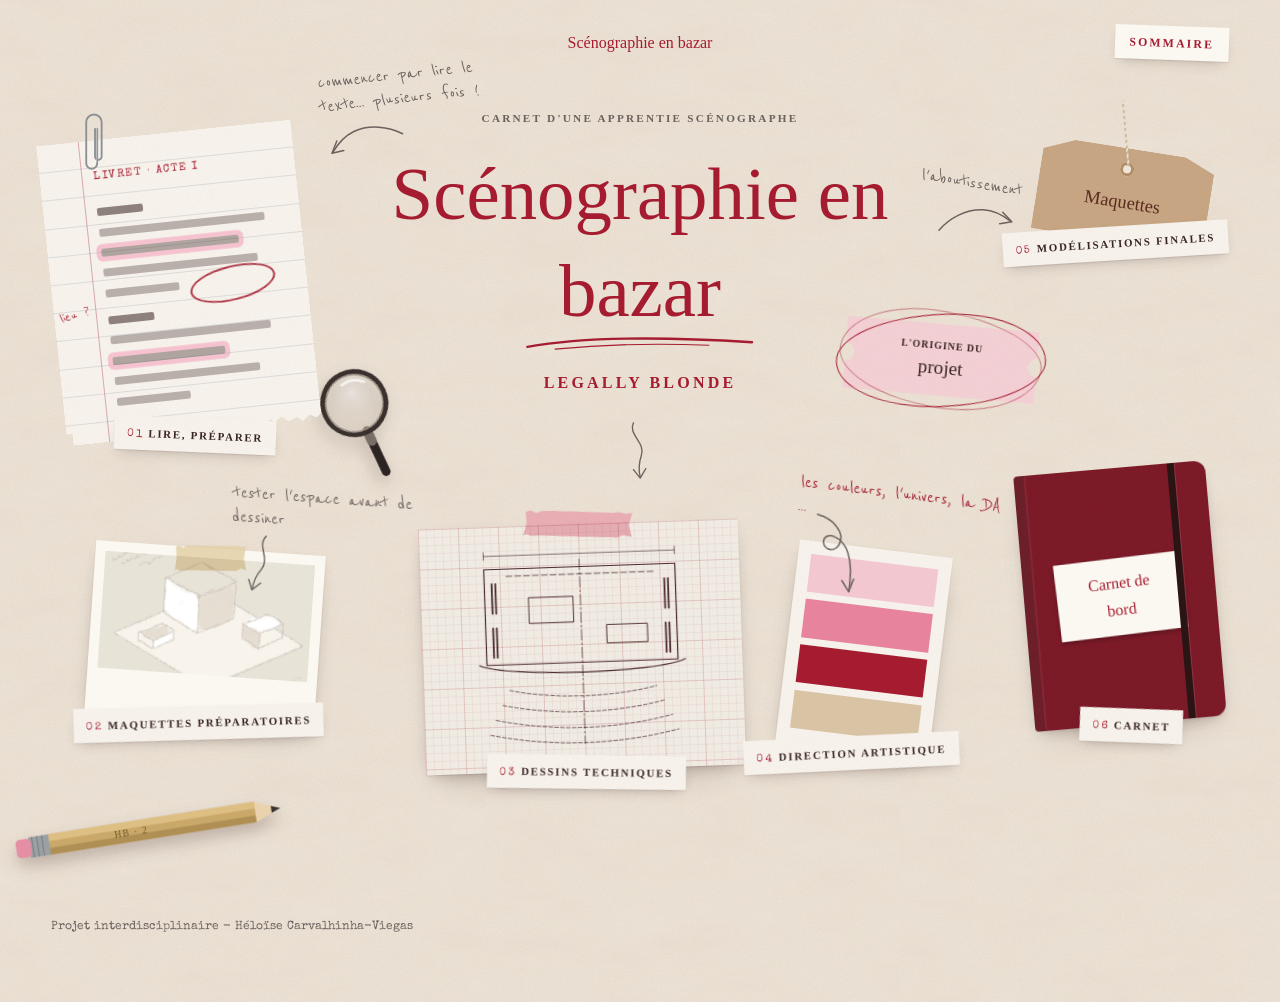
<file: index.html>
<!DOCTYPE html>
<html lang="fr">
<head>
  <meta charset="UTF-8">
  <meta name="viewport" content="width=device-width, initial-scale=1">
  <title>{titre} — Scénographie pour Legally Blonde</title>
  <meta name="description" content="Scénographie en bazar : carnet d'une apprentie scénographe autour de la comédie musicale Legally Blonde.">
  <!-- Polices Google Fonts (à modifier ici si on change de police) -->
  <link rel="preconnect" href="https://fonts.googleapis.com">
  <link rel="preconnect" href="https://fonts.gstatic.com" crossorigin>
  <link href="https://fonts.googleapis.com/css2?family=Homemade+Apple&family=Playfair+Display:ital,wght@0,400;0,700;1,400;1,700&family=Reenie+Beanie&family=Special+Elite&display=swap" rel="stylesheet">
  <link rel="stylesheet" href="css/style.css?v=20261111-6">
</head>

<body data-racine="." data-page="accueil">
  <a class="lien-evitement" href="#contenu">Aller au contenu</a>
  <header data-entete></header>

  <main id="contenu">

    <!-- ===========================================================
         LE BUREAU : chaque objet posé ouvre une étape du projet.
         Pour déplacer un objet : modifier --x (gauche), --y (haut),
         --w (largeur) et --r (rotation) dans son style="…".
         =========================================================== -->
    <section class="bureau" aria-label="Les étapes du projet">

      <!-- Le titre, au centre -->
      <div class="bureau__titre">
        <span class="petit">Carnet d'une apprentie scénographe</span>
        <h1 data-titre-site>Scénographie en bazar</h1>
        <span class="souligne" aria-hidden="true"></span>
        <p class="sous-titre">Legally Blonde</p>
        <a class="bureau__descendre" href="pages/00-origine-projet.html" aria-label="Lire l'origine du projet"><span class="fleche fleche--bas"></span></a>
      </div>

      <!-- 01 · Page de livret annotée -->
      <a class="objet" href="pages/01-lire-preparer.html" style="--x: 4%; --y: 7%; --w: 20%; --r: -6deg;">
        <img class="trombone" src="images/dessins/trombone.svg" alt="">
        <div class="papier papier--ligne dechire" style="padding-top: 1.1rem;">
          <span class="machine" style="font-size:.66rem; letter-spacing:.14em; color: var(--crimson);">LIVRET · ACTE I </span>
          <div class="faux-texte" aria-hidden="true">
            <i class="perso"></i><i style="--l:94%"></i><i class="surl" style="--l:78%"></i><i style="--l:88%"></i><i class="court"></i>
            <i class="perso"></i><i style="--l:91%"></i><i class="surl" style="--l:64%"></i><i style="--l:83%"></i><i class="court"></i>
          </div>
          <span class="cercle-encre" style="left: 54%; top: 46%; width: 34%; height: 2.2rem;"></span>
          <span class="note-marge" style="left:.4rem; top: 54%; transform: rotate(-12deg);">lieu ?</span>
        </div>
        <span class="objet__nom"><span class="num">01</span>Lire, préparer</span>
        <span class="annotation" style="left: 112%; top: -15%;">commencer par lire le texte… plusieurs fois !<span class="fleche fleche--miroir" style="transform: scaleX(-1) rotate(25deg);"></span></span>
      </a>

      <!-- 02 · Polaroid de la maquette blanche -->
      <a class="objet" href="pages/02-maquette-blanche.html" style="--x: 7%; --y: 59%; --w: 18%; --r: 4deg;">
        <div class="emplacement emplacement--polaroid scotch scotch--beige" style="--ratio: 4/3; padding: 0; background: #E9E3D8;">
          <!-- Dessin de maquette blanche au crayon (remplace l'ancien dessin maquette-iso.svg) -->
          <img src="images/02-maquette-blanche/maquette-blanche-dessin.jpg" alt="" style="width:100%; height:100%; object-fit: cover;">
        </div>
        <span class="objet__nom"><span class="num">02</span>Maquettes préparatoires</span>
        <span class="annotation" style="left: 58%; top: -40%;">tester l'espace avant de dessiner<span class="fleche fleche--bas" style="transform: rotate(18deg); margin-left: 1rem;"></span></span>
      </a>

      <!-- 03 · Plan sur papier millimétré -->
      <a class="objet" href="pages/03-dessin-technique.html" style="--x: 33%; --y: 56%; --w: 25%; --r: -2deg;">
        <div class="papier papier--quadrille scotch" style="padding: .8rem; --rs: 3deg;">
          <img src="images/dessins/plan-esquisse.svg" alt="" style="width:100%;">
        </div>
        <span class="objet__nom"><span class="num">03</span>Dessins techniques</span>
      </a>

      <!-- 04 · Nuancier -->
      <a class="objet" href="pages/04-direction-artistique.html" style="--x: 61.5%; --y: 59%; --w: 12%; --r: 7deg;">
        <div class="papier nuancier-carte">
          <span class="puce" style="background:#F2C7CF"></span>
          <span class="puce" style="background:#E7839B"></span>
          <span class="puce" style="background:#A51C30; color: rgba(255,255,255,.7)"></span>
          <span class="puce" style="background:#D9C3A5"></span>
        </div>
        <span class="objet__nom"><span class="num">04</span>Direction artistique</span>
        <span class="annotation annotation--encre" style="left: -4%; top: -34%;">les couleurs, l'univers, la DA ...<span class="fleche fleche--boucle" style="transform: rotate(40deg);"></span></span>
      </a>

      <!-- 05 · Étiquette kraft -->
      <a class="objet" href="pages/05-maquettes-3d.html" style="--x: 81%; --y: 9%; --w: 13.5%; --r: 9deg;">
        <span class="ficelle" aria-hidden="true"></span>
        <div class="papier papier--kraft etiquette-kraft">
          <span class="plume" style="display:block;">Maquettes</span>
        </div>
        <span class="objet__nom"><span class="num">05</span>Modélisations finales</span>
        <span class="annotation" style="right: 108%; left: auto; top: 50%; text-align: right;">l'aboutissement<span class="fleche" style="margin-left:auto;"></span></span>
      </a>

      <!-- 06 · Le carnet -->
      <a class="objet" href="pages/06-carnet.html" style="--x: 80%; --y: 49%; --w: 15%; --r: -5deg;">
        <div class="carnet-couv">
          <div class="carnet-couv__etiquette">
            <span class="plume">Carnet de bord</span>
          </div>
        </div>
        <span class="objet__nom"><span class="num">06</span>Carnet</span>
      </a>

      <!-- 00 · Le billet : descend vers la présentation -->
      <a class="objet objet--billet" href="pages/00-origine-projet.html" style="--x: 66%; --y: 31%; --w: 15%; --r: 5deg;">
        <div class="billet">
          <div class="billet__corps">
            <span class="billet__origine">L'origine du</span>
            <span class="billet__projet">projet</span>
          </div>
        </div>
      </a>

      <!-- Objets décoratifs -->
      <img class="deco" src="images/dessins/loupe.svg" alt="" style="--x: 24%; --y: 36%; --w: 8.5%; --r: 20deg;">
      <img class="deco" src="images/dessins/crayon.svg" alt="" style="--x: 1%; --y: 92%; --w: 21%; --r: -9deg;">
    </section>


  </main>

  <footer data-pied></footer>
  <script src="js/script.js?v=20261111-6"></script>
</body>
</html>
</file>
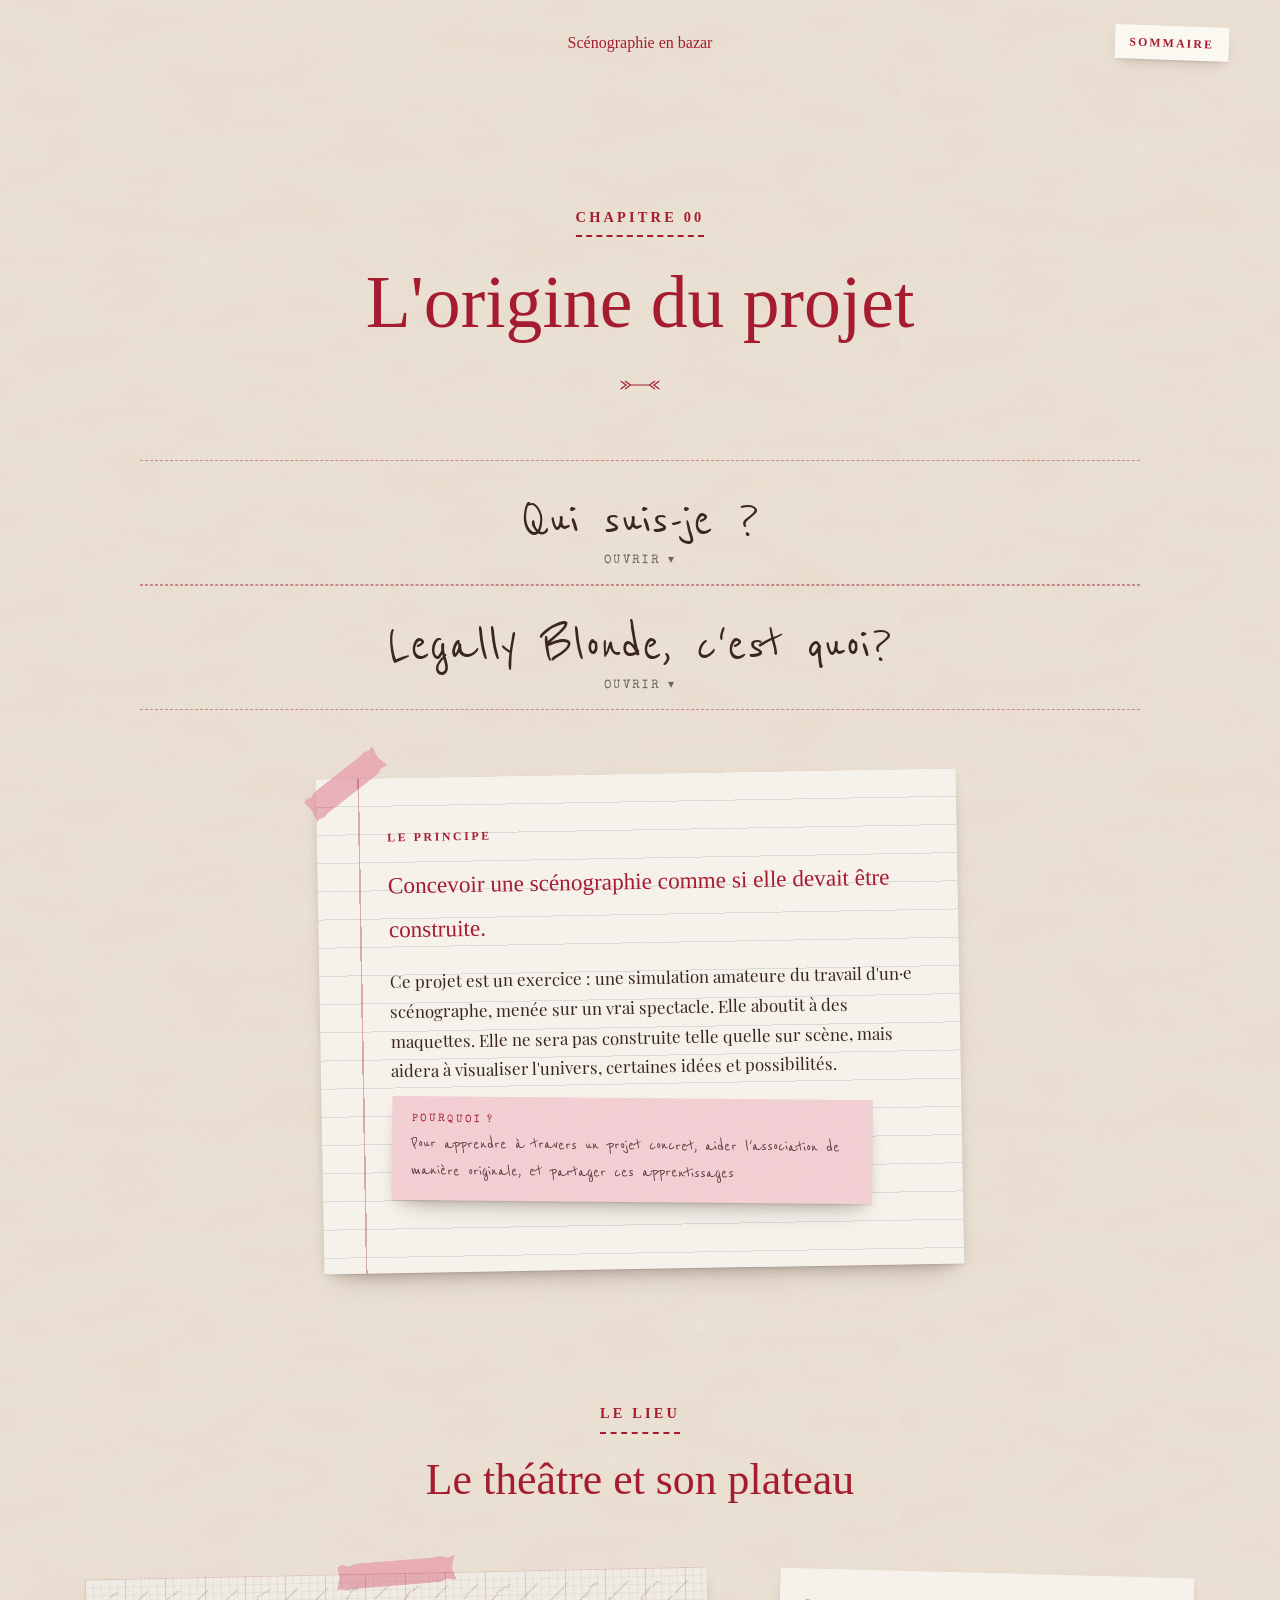
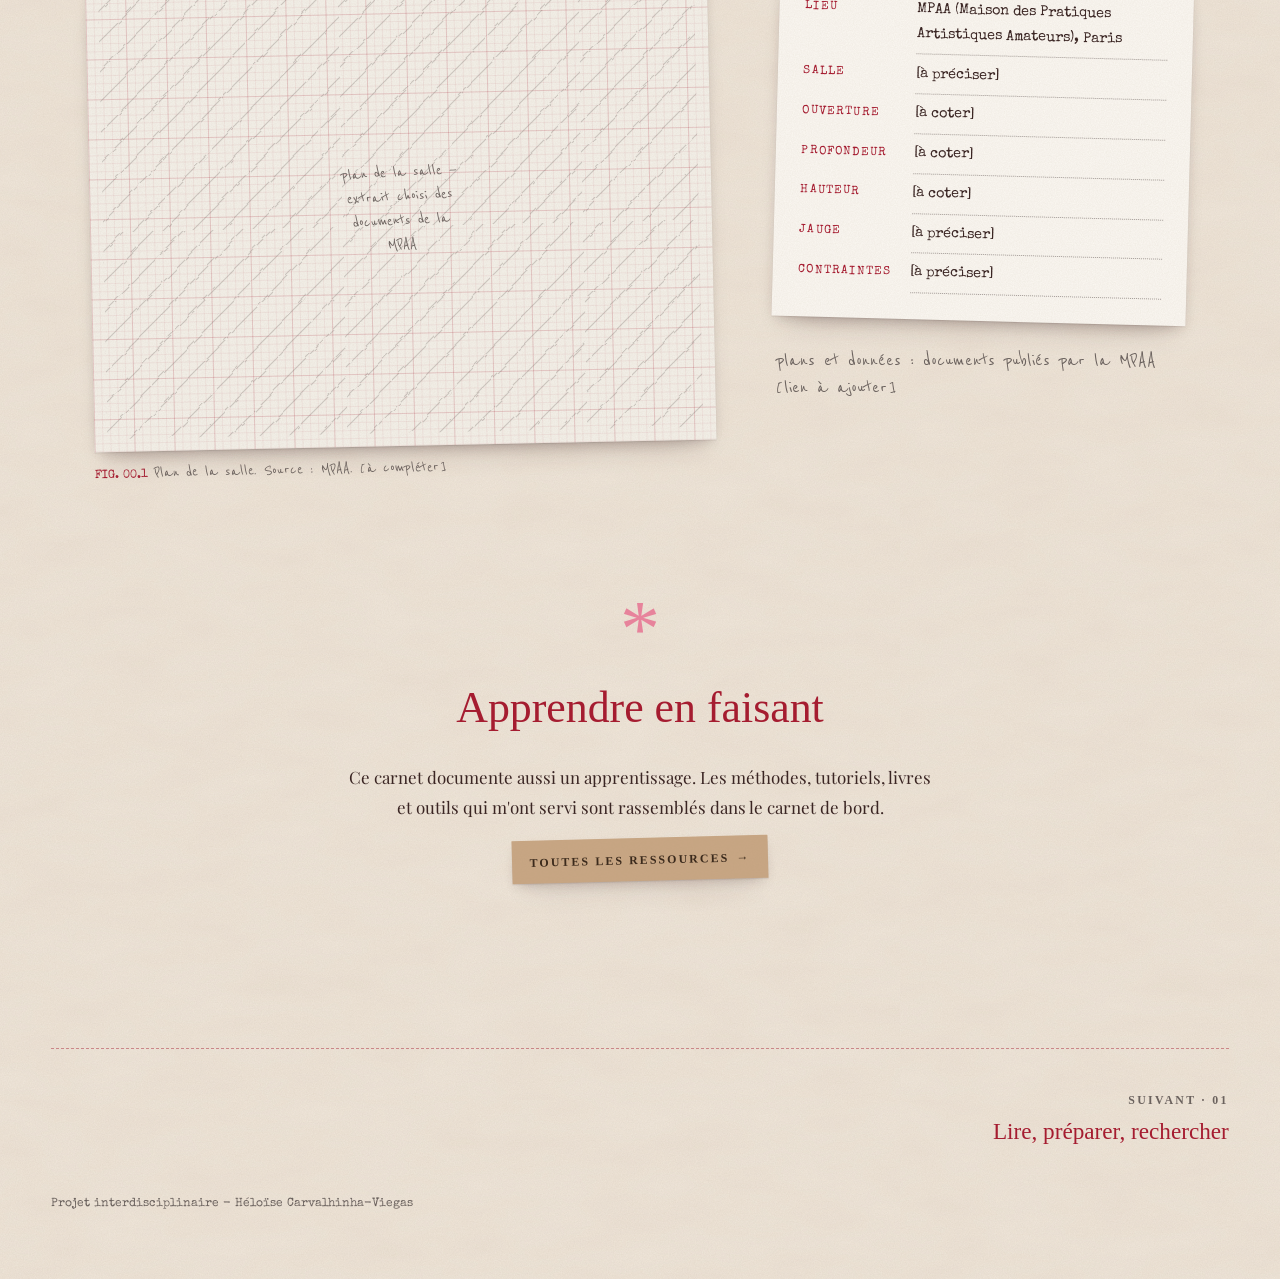
<file: pages/00-origine-projet.html>
<!DOCTYPE html>
<html lang="fr">
<head>
  <meta charset="UTF-8">
  <meta name="viewport" content="width=device-width, initial-scale=1">
  <title>00 · L'origine du projet — {titre}</title>
  <link rel="preconnect" href="https://fonts.googleapis.com">
  <link rel="preconnect" href="https://fonts.gstatic.com" crossorigin>
  <link href="https://fonts.googleapis.com/css2?family=Homemade+Apple&family=Playfair+Display:ital,wght@0,400;0,700;1,400;1,700&family=Reenie+Beanie&family=Special+Elite&display=swap" rel="stylesheet">
  <link rel="stylesheet" href="../css/style.css?v=20261111-6">
</head>

<body data-racine=".." data-page="00">
  <a class="lien-evitement" href="#contenu">Aller au contenu</a>
  <header data-entete></header>

  <main id="contenu" class="page conteneur">
    <article class="recit" id="projet">
      <header class="ouverture">
        <span class="etiquette etiquette--cousue">Chapitre 00</span>
        <h1 style="font-size: var(--t-xxl);">L'origine du projet</h1>
        <span class="ornement" aria-hidden="true"></span>
      </header>

      <!-- =====================================================
           MENU DÉROULANT 1 : « Qui suis-je ? »
           Le titre cliquable est dans <summary>.
           Le contenu (caché tant qu'on n'a pas cliqué) est juste en dessous.
           ===================================================== -->
      <details class="deroulant">
        <summary>Qui suis-je ?</summary>
        <div class="deroulant__contenu">
          <div class="colonne">
            <figure class="marge-g incline" style="--r: -4deg;">
              <div class="emplacement emplacement--polaroid scotch"><span>photo à venir après le shooting photo de l'asso </span></div>
            </figure>

            <h4>Une étudiante</h4>
            <p> En 3ème année du CPES Sciences des données arts et culture, je profite de l'opportunité de faire un projet libre pour documenter un travail de scénographie</p>

            <h4>Une responsable décors</h4>
            <p>Au do's musical, association étudiante de comédie musicale. Chaque année, elle produit un spectacle différent, et je suis chargée cette année d'en faire les décors avec mon équipe !.</p>

            <figure class="marge-d incline" style="--r: 3deg;">
              <div class="emplacement scotch scotch--beige" style="--ratio: 3/4;"><span>potentiellement une autre photo si je pense à autre chose plus tard, sinon à supprimer</span></div>
            </figure>

            <h4>Une apprentie artiste</h4>
            <p> Passionnée par l'art de manière générale, je veux explorer celui de la scène, des maquettes, et ce projet permettra de garder une trace de mon parcours sur un défi concret, tout en aidant la comédie musicale et d'éventuelles personnes intéressées par ce processus</p>
          </div>
        </div>
      </details>

      <!-- =====================================================
           MENU DÉROULANT 2 : « Legally Blonde, c'est quoi ? »
           Même présentation que « Le script annoté » (page 01) :
           une image à gauche, des notes à droite.
           ===================================================== -->
      <details class="deroulant">
        <summary>Legally Blonde, c'est quoi&nbsp;?</summary>
        <div class="deroulant__contenu">
          <div class="script-planche">
            <!-- ✏️ L'image à gauche (remplacer le bloc "emplacement" par une image, voir LISEZ-MOI) -->
            <figure class="incline" style="--r: -1.5deg;">
              <!-- Affiche du spectacle : cliquer dessus l'agrandit (classe "zoom") -->
              <a class="zoom" href="../images/00-projet/affiche-legally-blonde.jpg">
                <div class="emplacement emplacement--polaroid scotch" style="--ratio: 898/1124; padding: 0;">
                  <img src="../images/00-projet/affiche-legally-blonde.jpg" alt="Affiche de Legally Blonde, the Musical : le titre en lettres roses sur une feuille scotchée contre des casiers roses" style="width:100%; height:100%; object-fit: cover;">
                </div>
              </a>
              <figcaption>Affiche de présentation du Do's Musical</figcaption>
            </figure>
            <div>
              <!-- ✏️ Le post-it rose : la petite mention rouge est dans <span class="post-it__mention">…</span>,
                   le texte principal vient juste après. Pour enlever la mention, supprimer tout le <span>…</span>. -->
              <p class="post-it"><span class="post-it__mention">Une comédie musicale</span>adaptée cette année par l'association Do's Musicale au théâtre de la MPAA st-germain.</p>
              <!-- ✏️ La note rose : titre dans <h4>, texte dans les <p> -->
              <div class="papier papier--rose incline" style="--r: 1.2deg; margin-top: var(--e-4);">
                <h4 style="margin-top:0;">Un univers haut en couleur</h4>
                <p class="note-crayon" style="font-size:1.2rem; color: var(--encre);">dont les décors seront un réel défi !</p>
              </div>
            </div>
          </div>
        </div>
      </details>

      <div class="lettre papier papier--ligne scotch scotch--coin incline" style="--r: -1deg;">
        <span class="etiquette etiquette--petite">Le principe</span>
        <p class="exergue">Concevoir une scénographie comme si elle devait être construite.</p>
        <p style="margin-top: var(--e-2);">Ce projet est un exercice : une simulation amateure du travail d'un·e scénographe, menée sur un vrai spectacle. Elle aboutit à des maquettes. Elle ne sera pas construite telle quelle sur scène, mais aidera à visualiser l'univers, certaines idées et possibilités.</p>
        <p class="post-it" style="--r: 1.5deg;"><span class="post-it__mention">Pourquoi ?</span>Pour apprendre à travers un projet concret, aider l'association de manière originale, et partager ces apprentissages</p>
      </div>

      <header class="ouverture" style="padding-top: var(--e-5); padding-bottom: 0;">
        <span class="etiquette etiquette--cousue">Le lieu</span>
        <h2>Le théâtre et son plateau</h2>
      </header>

      <div class="theatre">
        <figure class="incline" style="--r: -1.2deg;">
          <div class="papier papier--quadrille scotch" style="padding: .8rem;">
            <div class="emplacement" style="--ratio: 4/3; border: 0; box-shadow: none; background-color: transparent;"><span>plan de la salle — extrait choisi des documents de la MPAA</span></div>
          </div>
          <figcaption><span class="num">FIG. 00.1</span>Plan de la salle. Source : MPAA. [à compléter]</figcaption>
        </figure>

        <div>
          <div class="papier incline" style="--r: 1.5deg;">
            <dl class="donnees">
              <dt>Lieu</dt>        <dd>MPAA (Maison des Pratiques Artistiques Amateurs), Paris</dd>
              <dt>Salle</dt>       <dd>[à préciser]</dd>
              <dt>Ouverture</dt>   <dd>[à coter]</dd>
              <dt>Profondeur</dt>  <dd>[à coter]</dd>
              <dt>Hauteur</dt>     <dd>[à coter]</dd>
              <dt>Jauge</dt>       <dd>[à préciser]</dd>
              <dt>Contraintes</dt> <dd>[à préciser]</dd>
            </dl>
          </div>
          <p class="note-crayon" style="margin-top: var(--e-3);">plans et données : documents publiés par la MPAA [lien à ajouter]</p>
        </div>
      </div>

      <div class="asterisque">
        <span class="asterisque__signe" aria-hidden="true">*</span>
        <h2>Apprendre en faisant</h2>
        <p class="colonne">Ce carnet documente aussi un apprentissage. Les méthodes, tutoriels, livres et outils qui m'ont servi sont rassemblés dans le carnet de bord.</p>
        <a class="action" href="06-carnet.html#ressources">Toutes les ressources</a>
      </div>
    </article>
  </main>

  <footer data-pied></footer>
  <script src="../js/script.js?v=20261111-6"></script>
</body>
</html>
</file>
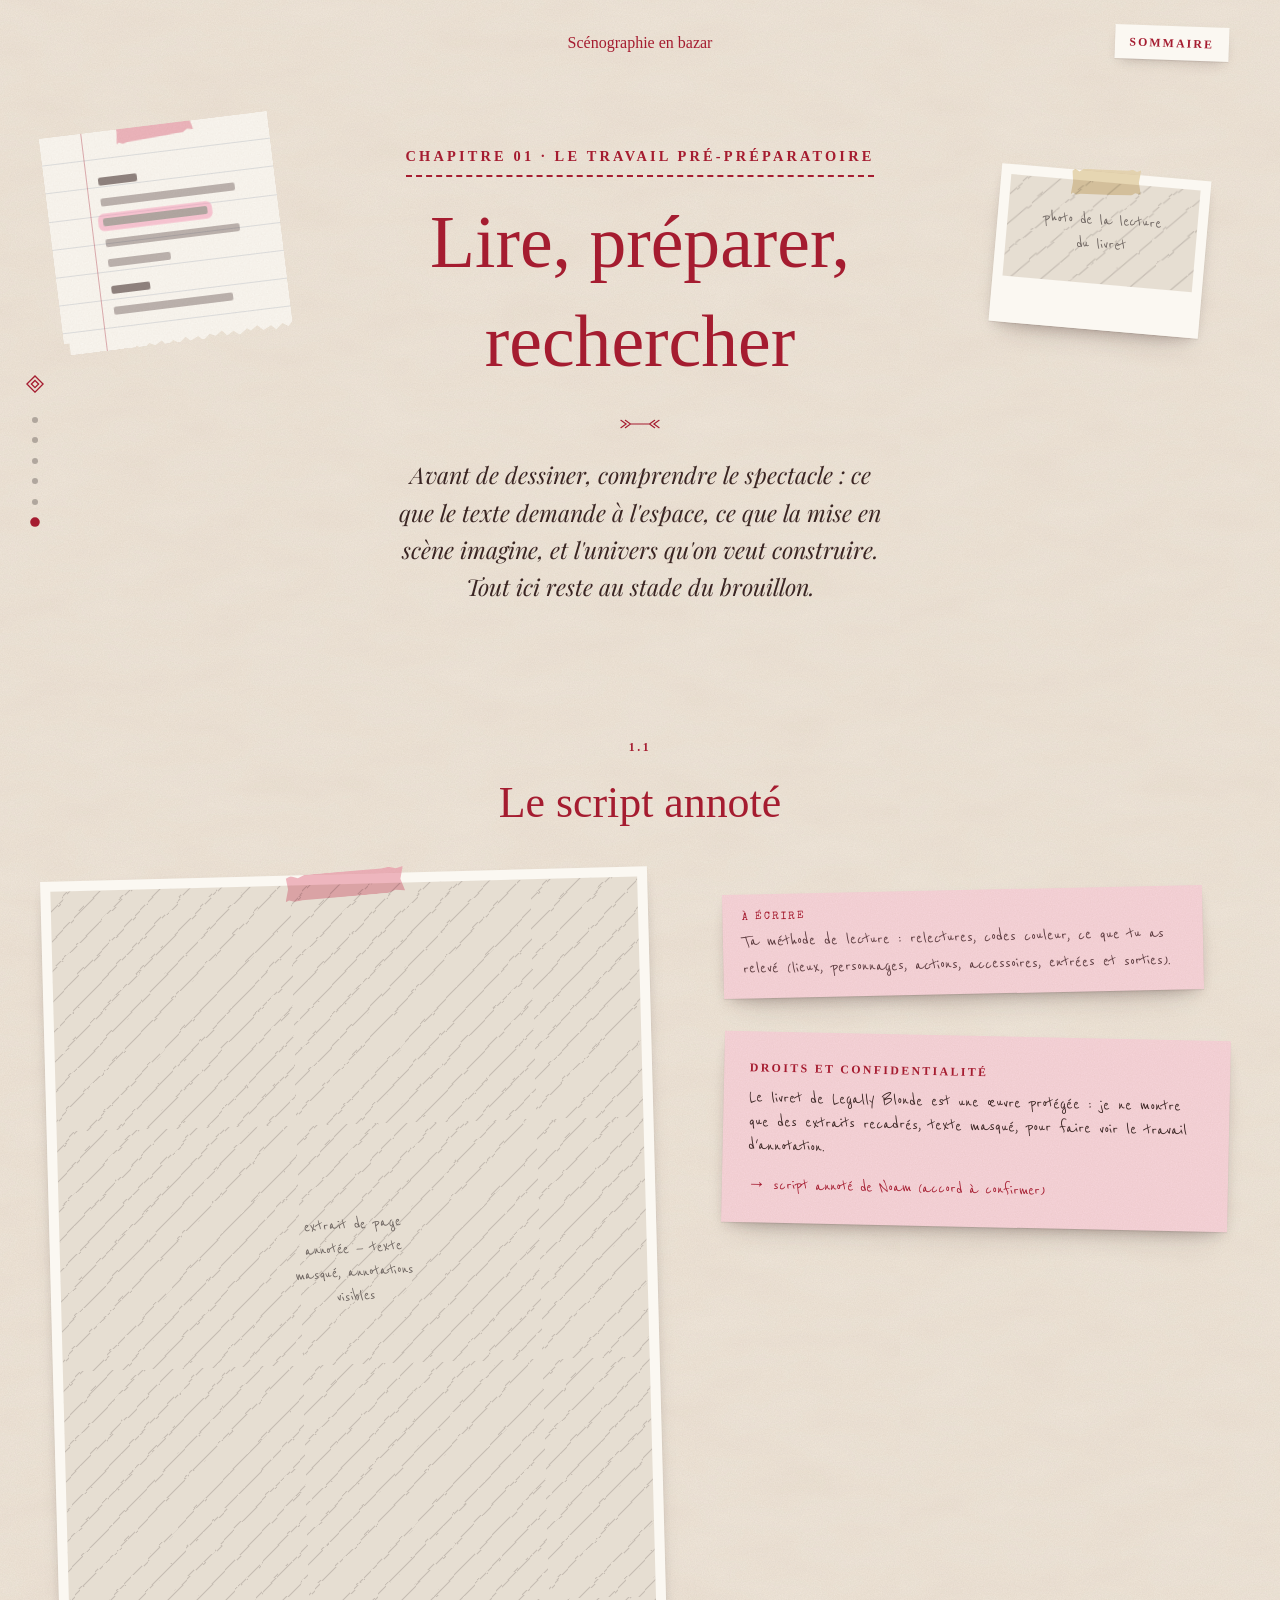
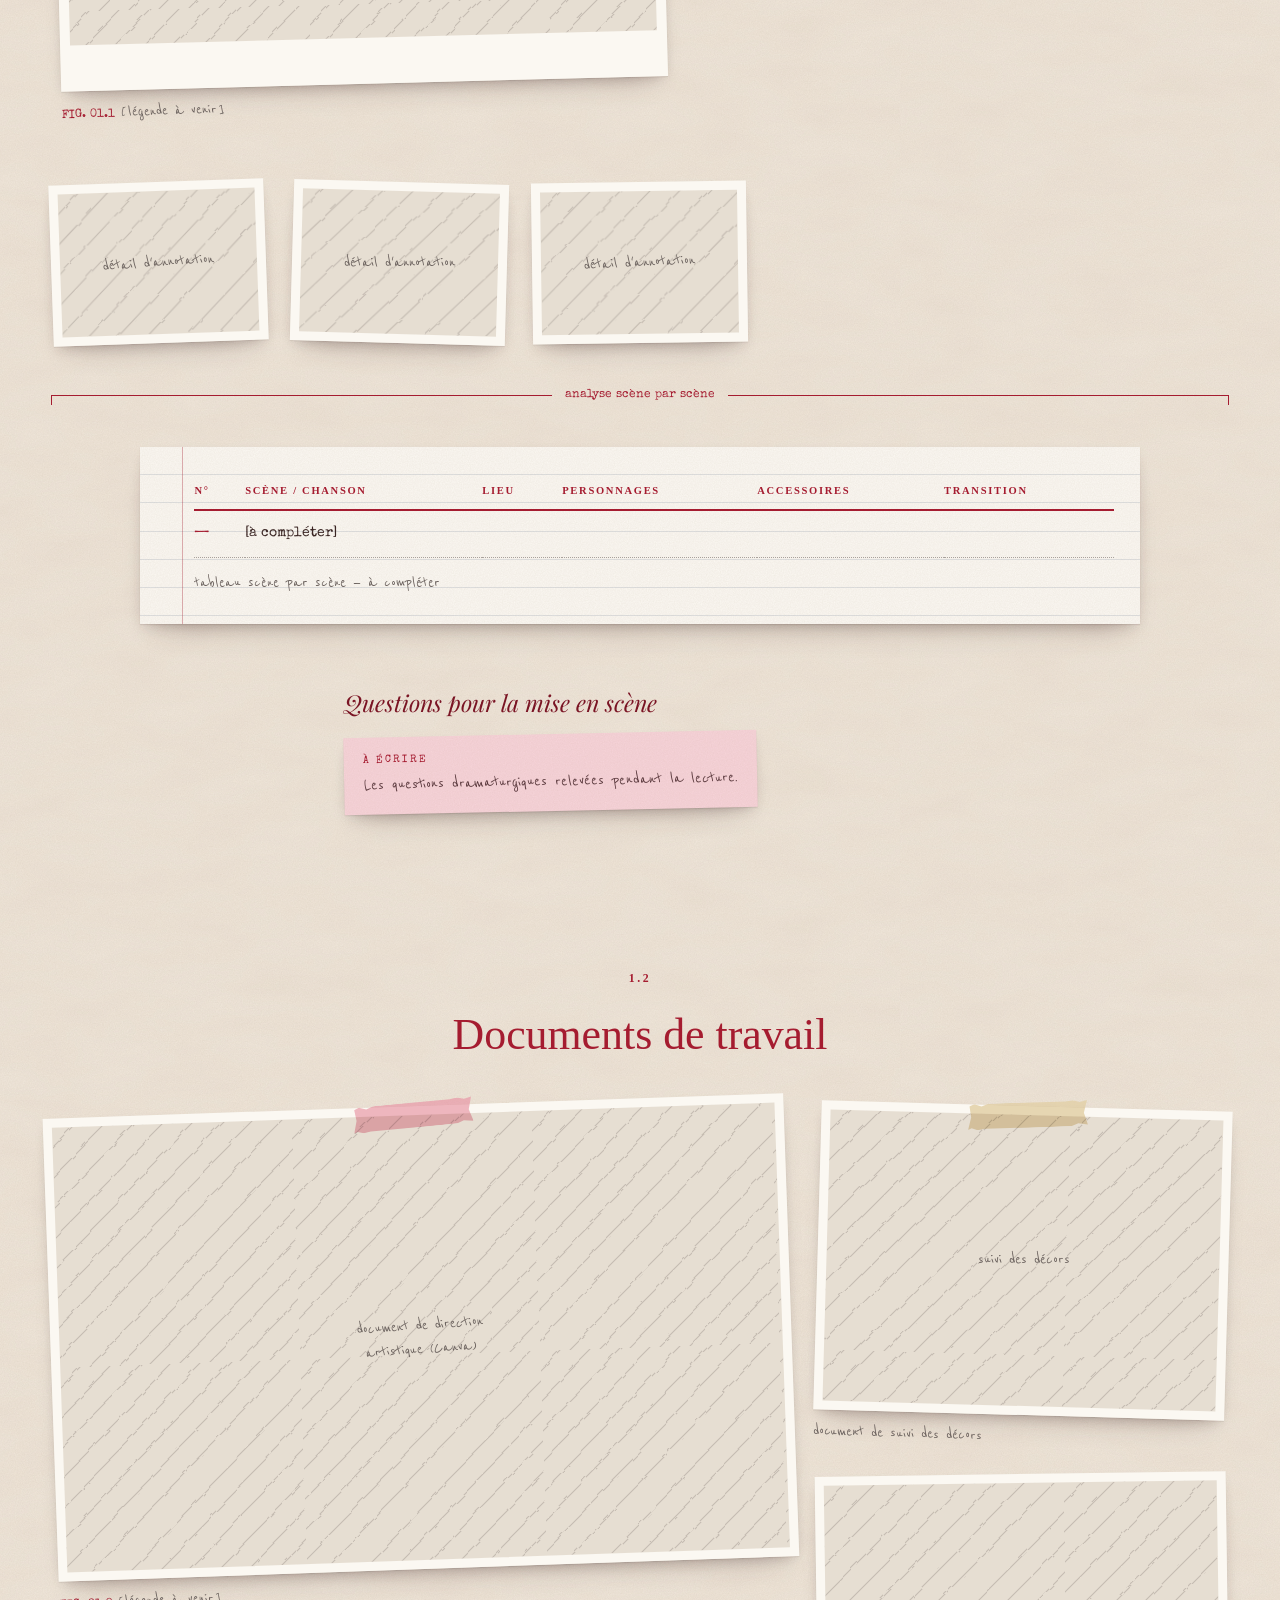
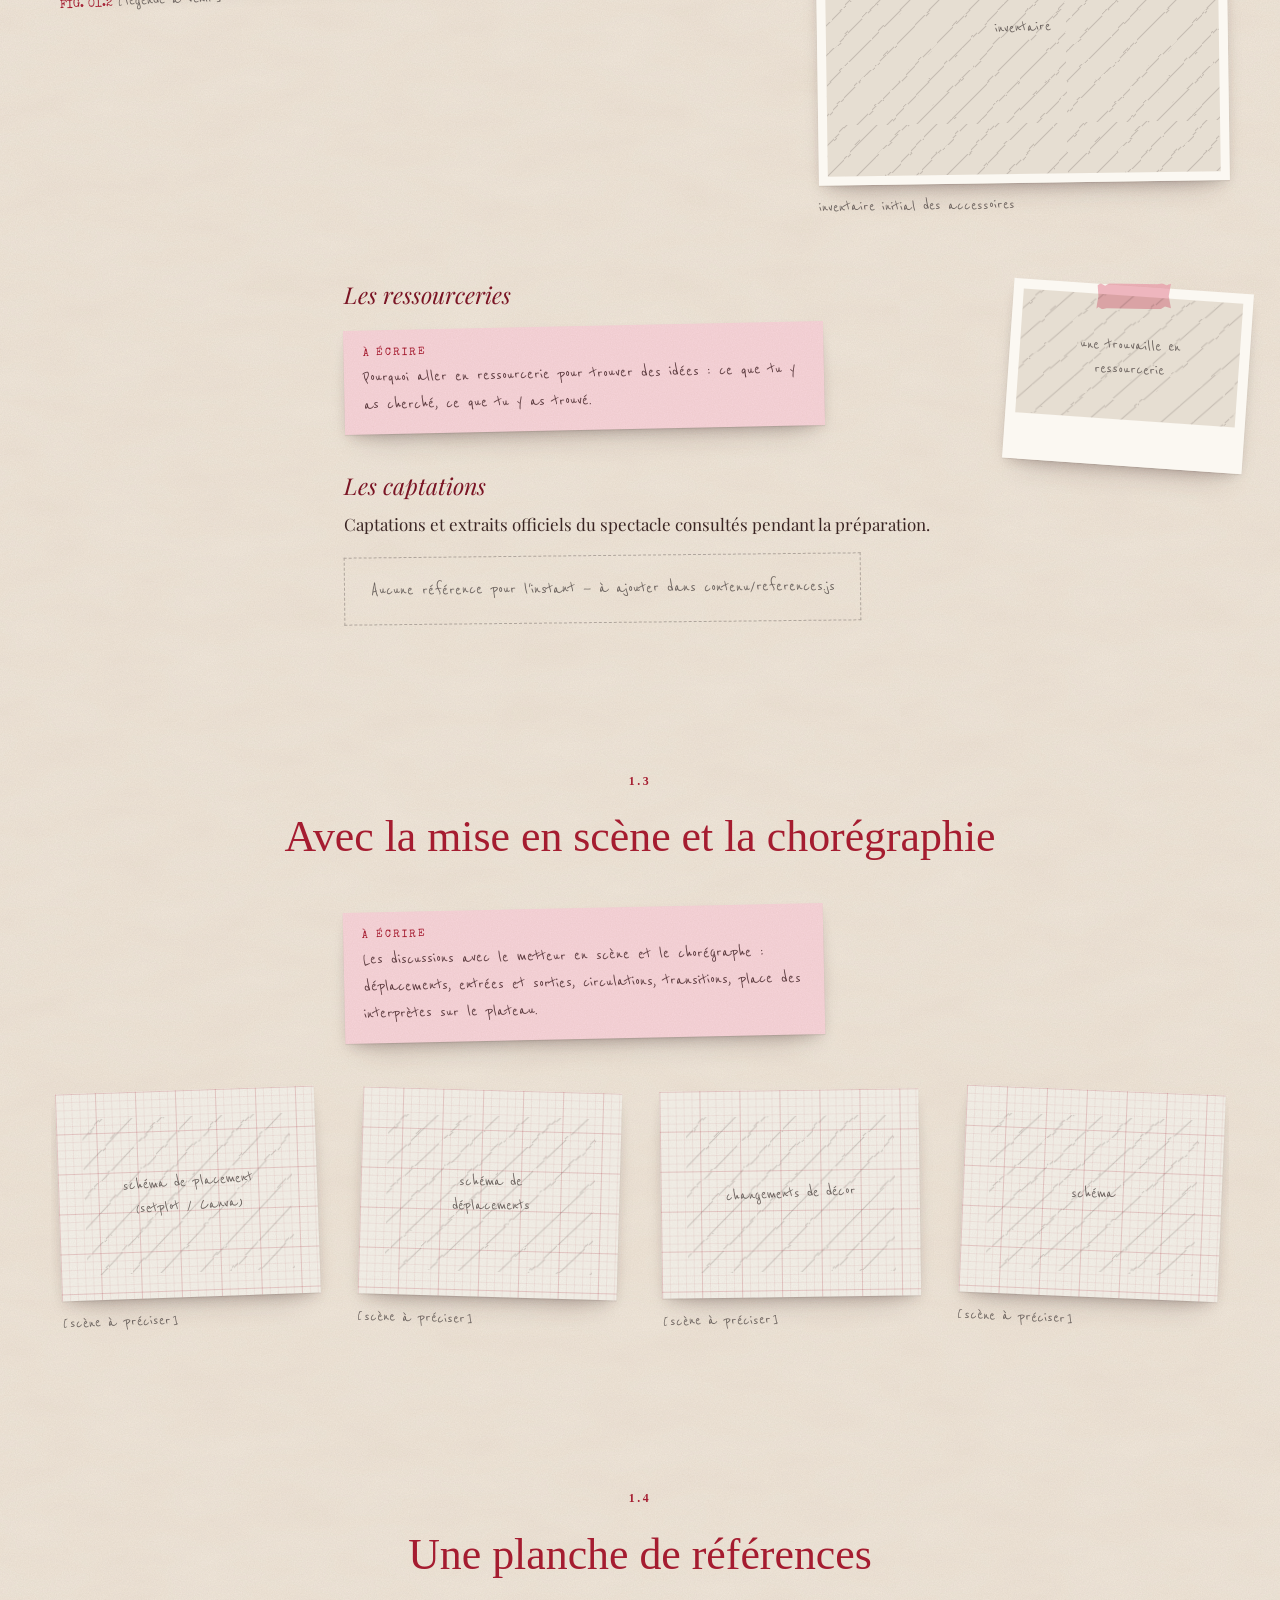
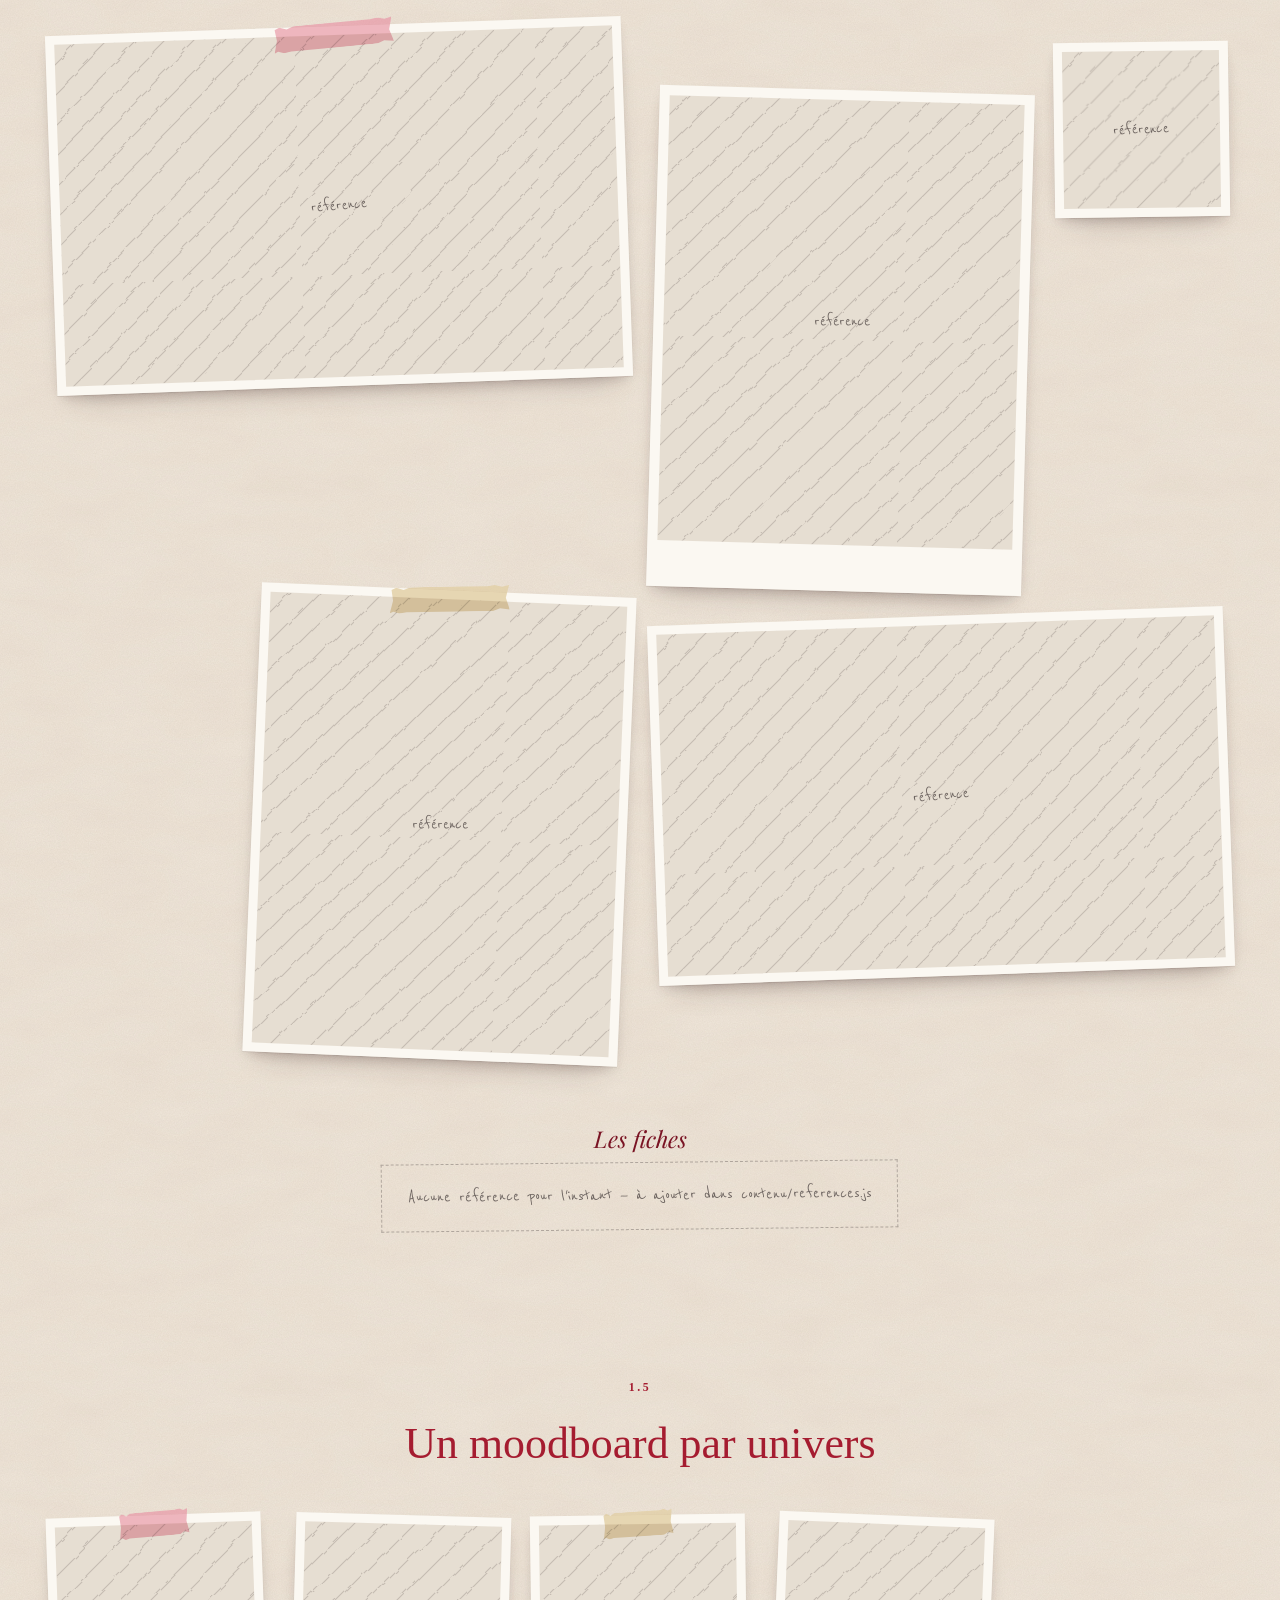
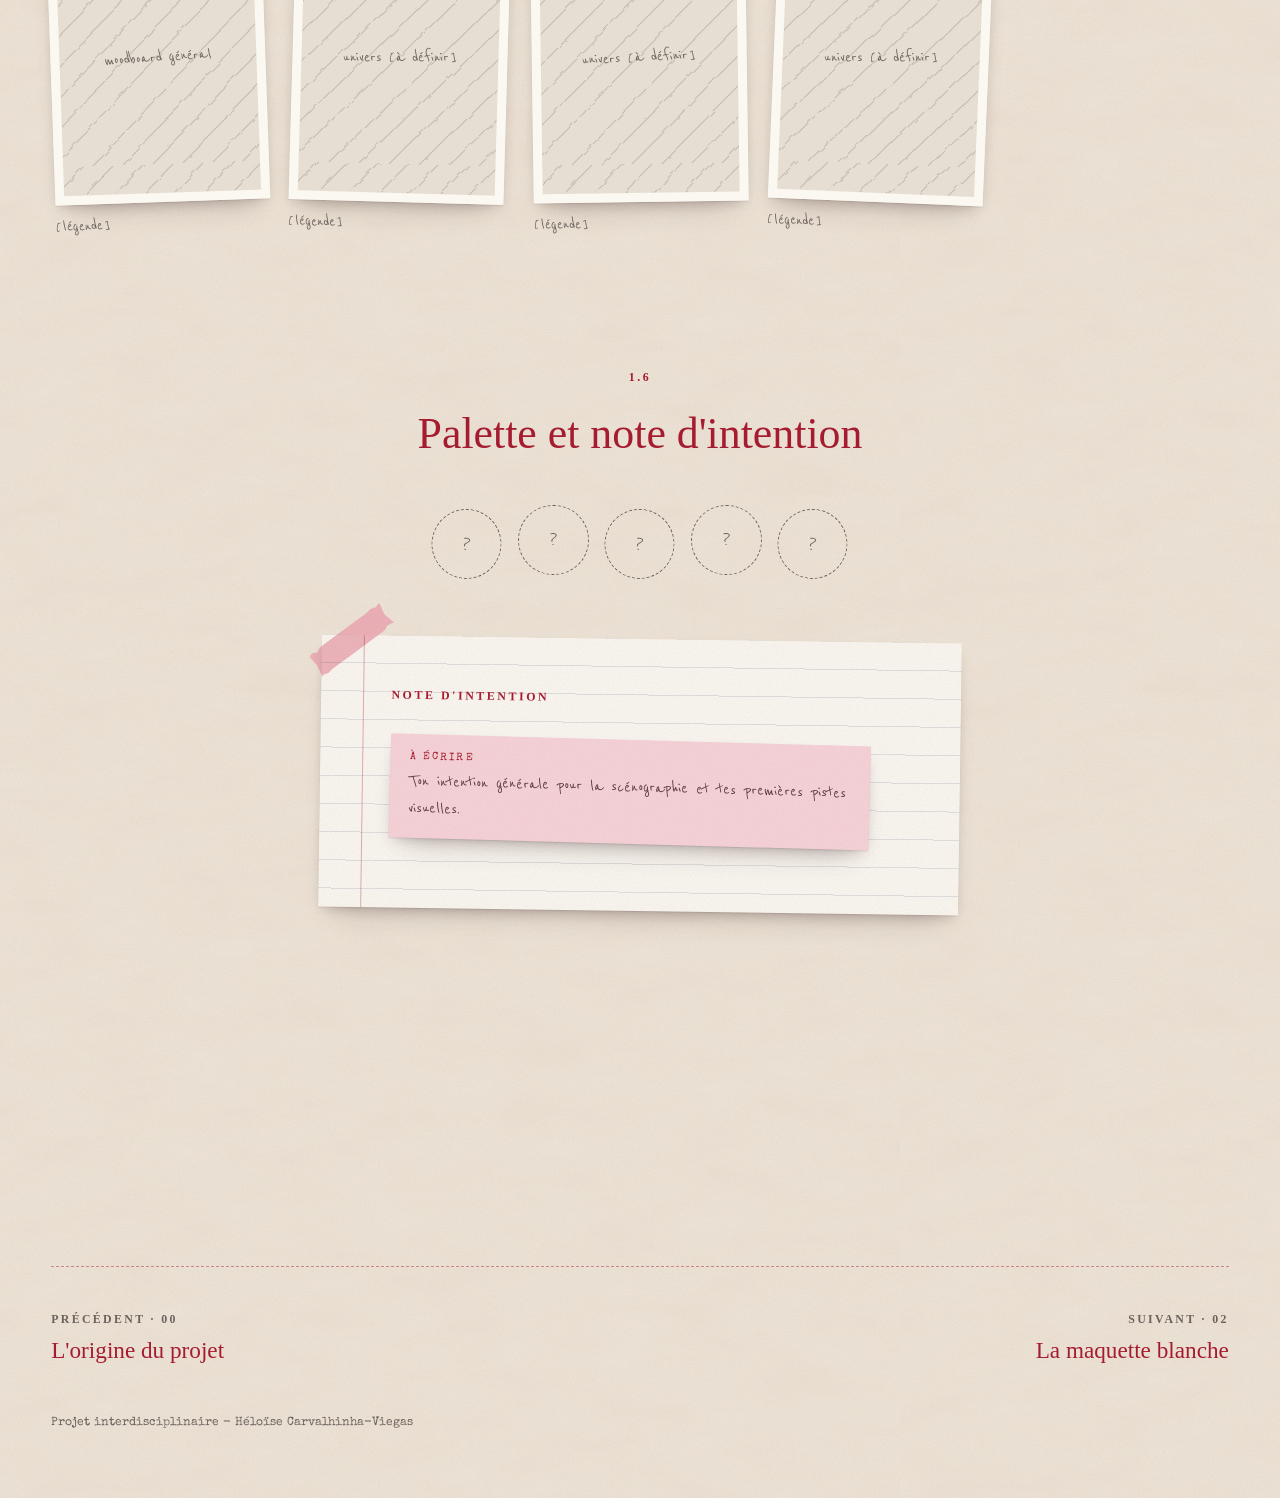
<file: pages/01-lire-preparer.html>
<!DOCTYPE html>
<html lang="fr">
<head>
  <meta charset="UTF-8">
  <meta name="viewport" content="width=device-width, initial-scale=1">
  <title>01 · Lire, préparer, rechercher — {titre}</title>
  <link rel="preconnect" href="https://fonts.googleapis.com">
  <link rel="preconnect" href="https://fonts.gstatic.com" crossorigin>
  <link href="https://fonts.googleapis.com/css2?family=Homemade+Apple&family=Playfair+Display:ital,wght@0,400;0,700;1,400;1,700&family=Reenie+Beanie&family=Special+Elite&display=swap" rel="stylesheet">
  <link rel="stylesheet" href="../css/style.css?v=20261111-6">
</head>

<!-- data-racine=".." : cette page est dans le dossier pages/ -->
<body data-racine=".." data-page="01">
  <a class="lien-evitement" href="#contenu">Aller au contenu</a>
  <header data-entete></header>

  <main id="contenu" class="page conteneur">

    <!-- ======================== OUVERTURE DU CHAPITRE ======================== -->
    <header class="chapitre">
      <figure class="chapitre__objet" style="--x: 0; --y: 3rem; --w: 230px; --r: -7deg;">
        <div class="papier papier--ligne dechire scotch"><div class="faux-texte" aria-hidden="true"><i class="perso"></i><i></i><i class="surl" style="--l:70%"></i><i></i><i class="court"></i><i class="perso"></i><i style="--l:80%"></i></div></div>
      </figure>
      <figure class="chapitre__objet" style="--xd: 2%; --y: 6rem; --w: 210px; --r: 5deg;">
        <div class="emplacement emplacement--polaroid scotch scotch--beige"><span>photo de la lecture du livret</span></div>
      </figure>
      <span class="etiquette etiquette--cousue">Chapitre 01 · le travail pré-préparatoire</span>
      <h1>Lire, préparer, rechercher</h1>
      <span class="ornement" aria-hidden="true"></span>
      <p class="chapeau">Avant de dessiner, comprendre le spectacle : ce que le texte demande à l'espace, ce que la mise en scène imagine, et l'univers qu'on veut construire. Tout ici reste au stade du brouillon.</p>
    </header>


    <!-- ============================ 1.1 LE SCRIPT ============================ -->
    <section class="section" id="script" data-nom="Le script annoté">
      <div class="section__tete">
        <span class="etiquette etiquette--petite">1.1</span>
        <h2>Le script annoté</h2>
      </div>
      <div class="script-planche">
        <figure class="incline" style="--r: -1.5deg;">
          <div class="emplacement emplacement--polaroid scotch" style="--ratio: 3/4;"><span>extrait de page annotée — texte masqué, annotations visibles</span></div>
          <figcaption><span class="num">FIG. 01.1</span>[légende à venir]</figcaption>
        </figure>
        <div>
          <p class="post-it"><span class="post-it__mention">À écrire</span>Ta méthode de lecture : relectures, codes couleur, ce que tu as relevé (lieux, personnages, actions, accessoires, entrées et sorties).</p>
          <div class="papier papier--rose incline" style="--r: 1.2deg; margin-top: var(--e-4);">
            <h4 style="margin-top:0;">Droits et confidentialité</h4>
            <p class="note-crayon" style="font-size:1.2rem; color: var(--encre);">Le livret de Legally Blonde est une œuvre protégée : je ne montre que des extraits recadrés, texte masqué, pour faire voir le travail d'annotation.</p>
            <p class="note-crayon note-crayon--encre" style="font-size:1.15rem; margin:0;">→ script annoté de Noam (accord à confirmer)</p>
          </div>
        </div>
      </div>

      <div class="galerie-grille" data-galerie style="margin-top: var(--e-5);">
        <figure><div class="emplacement"><span>détail d'annotation</span></div></figure>
        <figure><div class="emplacement"><span>détail d'annotation</span></div></figure>
        <figure><div class="emplacement"><span>détail d'annotation</span></div></figure>
      </div>

      <div class="cote">analyse scène par scène</div>

      <!-- Tableau : ajoute une ligne <tr>…</tr> par scène -->
      <div class="papier papier--ligne incline large" style="--r: -.4deg; max-width: 1000px;">
        <div class="tableau-conteneur">
          <table class="tableau-tech">
            <caption>tableau scène par scène — à compléter</caption>
            <thead><tr><th>N°</th><th>Scène / chanson</th><th>Lieu</th><th>Personnages</th><th>Accessoires</th><th>Transition</th></tr></thead>
            <tbody><tr><td>—</td><td>[à compléter]</td><td></td><td></td><td></td><td></td></tr></tbody>
          </table>
        </div>
      </div>

      <div class="colonne" style="margin-top: var(--e-5);">
        <h3>Questions pour la mise en scène</h3>
        <p class="post-it"><span class="post-it__mention">À écrire</span>Les questions dramaturgiques relevées pendant la lecture.</p>
      </div>
    </section>

    <!-- ======================== 1.2 DOCUMENTS DE TRAVAIL ======================== -->
    <section class="section" id="documents" data-nom="Documents de travail">
      <div class="section__tete">
        <span class="etiquette etiquette--petite">1.2</span>
        <h2>Documents de travail</h2>
      </div>
      <div class="galerie-principale" data-galerie>
        <figure>
          <div class="emplacement scotch" style="--ratio: 16/10;"><span>document de direction artistique (Canva)</span></div>
          <figcaption><span class="num">FIG. 01.2</span>[légende à venir]</figcaption>
        </figure>
        <figure><div class="emplacement scotch scotch--beige"><span>suivi des décors</span></div><figcaption>document de suivi des décors</figcaption></figure>
        <figure><div class="emplacement"><span>inventaire</span></div><figcaption>inventaire initial des accessoires</figcaption></figure>
      </div>

      <div class="colonne" style="margin-top: var(--e-5);">
        <figure class="marge-d incline" style="--r: 4deg;">
          <div class="emplacement emplacement--polaroid scotch"><span>une trouvaille en ressourcerie</span></div>
        </figure>
        <h3>Les ressourceries</h3>
        <p class="post-it"><span class="post-it__mention">À écrire</span>Pourquoi aller en ressourcerie pour trouver des idées : ce que tu y as cherché, ce que tu y as trouvé.</p>

        <h3>Les captations</h3>
        <p>Captations et extraits officiels du spectacle consultés pendant la préparation.</p>
        <!-- Liste remplie depuis contenu/references.js (catégorie "Captation") -->
        <div data-liste="references" data-categorie="Captation"></div>
      </div>
    </section>

    <!-- ===================== 1.3 AVEC LA MISE EN SCÈNE ===================== -->
    <section class="section" id="mise-en-scene" data-nom="Avec la mise en scène">
      <div class="section__tete">
        <span class="etiquette etiquette--petite">1.3</span>
        <h2>Avec la mise en scène et la chorégraphie</h2>
      </div>
      <div class="colonne">
        <p class="post-it"><span class="post-it__mention">À écrire</span>Les discussions avec le metteur en scène et le chorégraphe : déplacements, entrées et sorties, circulations, transitions, place des interprètes sur le plateau.</p>
      </div>
      <div class="galerie-bande" data-galerie>
        <figure><div class="papier papier--quadrille"><div class="emplacement" style="border:0; box-shadow:none; background-color: transparent;"><span>schéma de placement (setplot / Canva)</span></div></div><figcaption>[scène à préciser]</figcaption></figure>
        <figure><div class="papier papier--quadrille"><div class="emplacement" style="border:0; box-shadow:none; background-color: transparent;"><span>schéma de déplacements</span></div></div><figcaption>[scène à préciser]</figcaption></figure>
        <figure><div class="papier papier--quadrille"><div class="emplacement" style="border:0; box-shadow:none; background-color: transparent;"><span>changements de décor</span></div></div><figcaption>[scène à préciser]</figcaption></figure>
        <figure><div class="papier papier--quadrille"><div class="emplacement" style="border:0; box-shadow:none; background-color: transparent;"><span>schéma</span></div></div><figcaption>[scène à préciser]</figcaption></figure>
      </div>
    </section>

    <!-- ========================== 1.4 RÉFÉRENCES ========================== -->
    <section class="section" id="references" data-nom="Références">
      <div class="section__tete">
        <span class="etiquette etiquette--petite">1.4</span>
        <h2>Une planche de références</h2>
      </div>
      <div class="galerie-mosaique" data-galerie>
        <figure><div class="emplacement scotch" style="--ratio: 16/10;"><span>référence</span></div></figure>
        <figure><div class="emplacement emplacement--polaroid" style="--ratio: 3/4;"><span>référence</span></div></figure>
        <figure><div class="emplacement" style="--ratio: 1;"><span>référence</span></div></figure>
        <figure><div class="emplacement scotch scotch--beige" style="--ratio: 4/5;"><span>référence</span></div></figure>
        <figure><div class="emplacement" style="--ratio: 16/10;"><span>référence</span></div></figure>
      </div>
      <h3 style="text-align:center; margin-top: var(--e-5);">Les fiches</h3>
      <!-- Remplies depuis contenu/references.js -->
      <div data-liste="references" style="display:flex; justify-content:center;"></div>
    </section>

    <!-- ========================== 1.5 MOODBOARDS ========================== -->
    <section class="section" id="moodboards" data-nom="Moodboards">
      <div class="section__tete">
        <span class="etiquette etiquette--petite">1.5</span>
        <h2>Un moodboard par univers</h2>
      </div>
      <div class="galerie-grille" data-galerie>
        <figure><div class="emplacement scotch" style="--ratio: 3/4;"><span>moodboard général</span></div><figcaption>[légende]</figcaption></figure>
        <figure><div class="emplacement" style="--ratio: 3/4;"><span>univers [à définir]</span></div><figcaption>[légende]</figcaption></figure>
        <figure><div class="emplacement scotch scotch--beige" style="--ratio: 3/4;"><span>univers [à définir]</span></div><figcaption>[légende]</figcaption></figure>
        <figure><div class="emplacement" style="--ratio: 3/4;"><span>univers [à définir]</span></div><figcaption>[légende]</figcaption></figure>
      </div>
    </section>

    <!-- ===================== 1.6 PALETTE ET INTENTION ===================== -->
    <section class="section" id="intention" data-nom="Palette et intention">
      <div class="section__tete">
        <span class="etiquette etiquette--petite">1.6</span>
        <h2>Palette et note d'intention</h2>
      </div>
      <!-- ✏️ Pour une vraie couleur : <div class="pastille" style="background:#E7839B; border:0"></div> -->
      <div class="palette-provisoire">
        <div class="pastille">?</div><div class="pastille">?</div><div class="pastille">?</div><div class="pastille">?</div><div class="pastille">?</div>
      </div>
      <div class="lettre papier papier--ligne scotch scotch--coin incline" style="--r: .8deg;">
        <span class="etiquette etiquette--petite">Note d'intention</span>
        <p class="post-it"><span class="post-it__mention">À écrire</span>Ton intention générale pour la scénographie et tes premières pistes visuelles.</p>
      </div>
    </section>

  </main>

  <footer data-pied></footer>
  <script src="../contenu/references.js?v=20261111-2"></script>
  <script src="../js/script.js?v=20261111-6"></script>
</body>
</html>
</file>
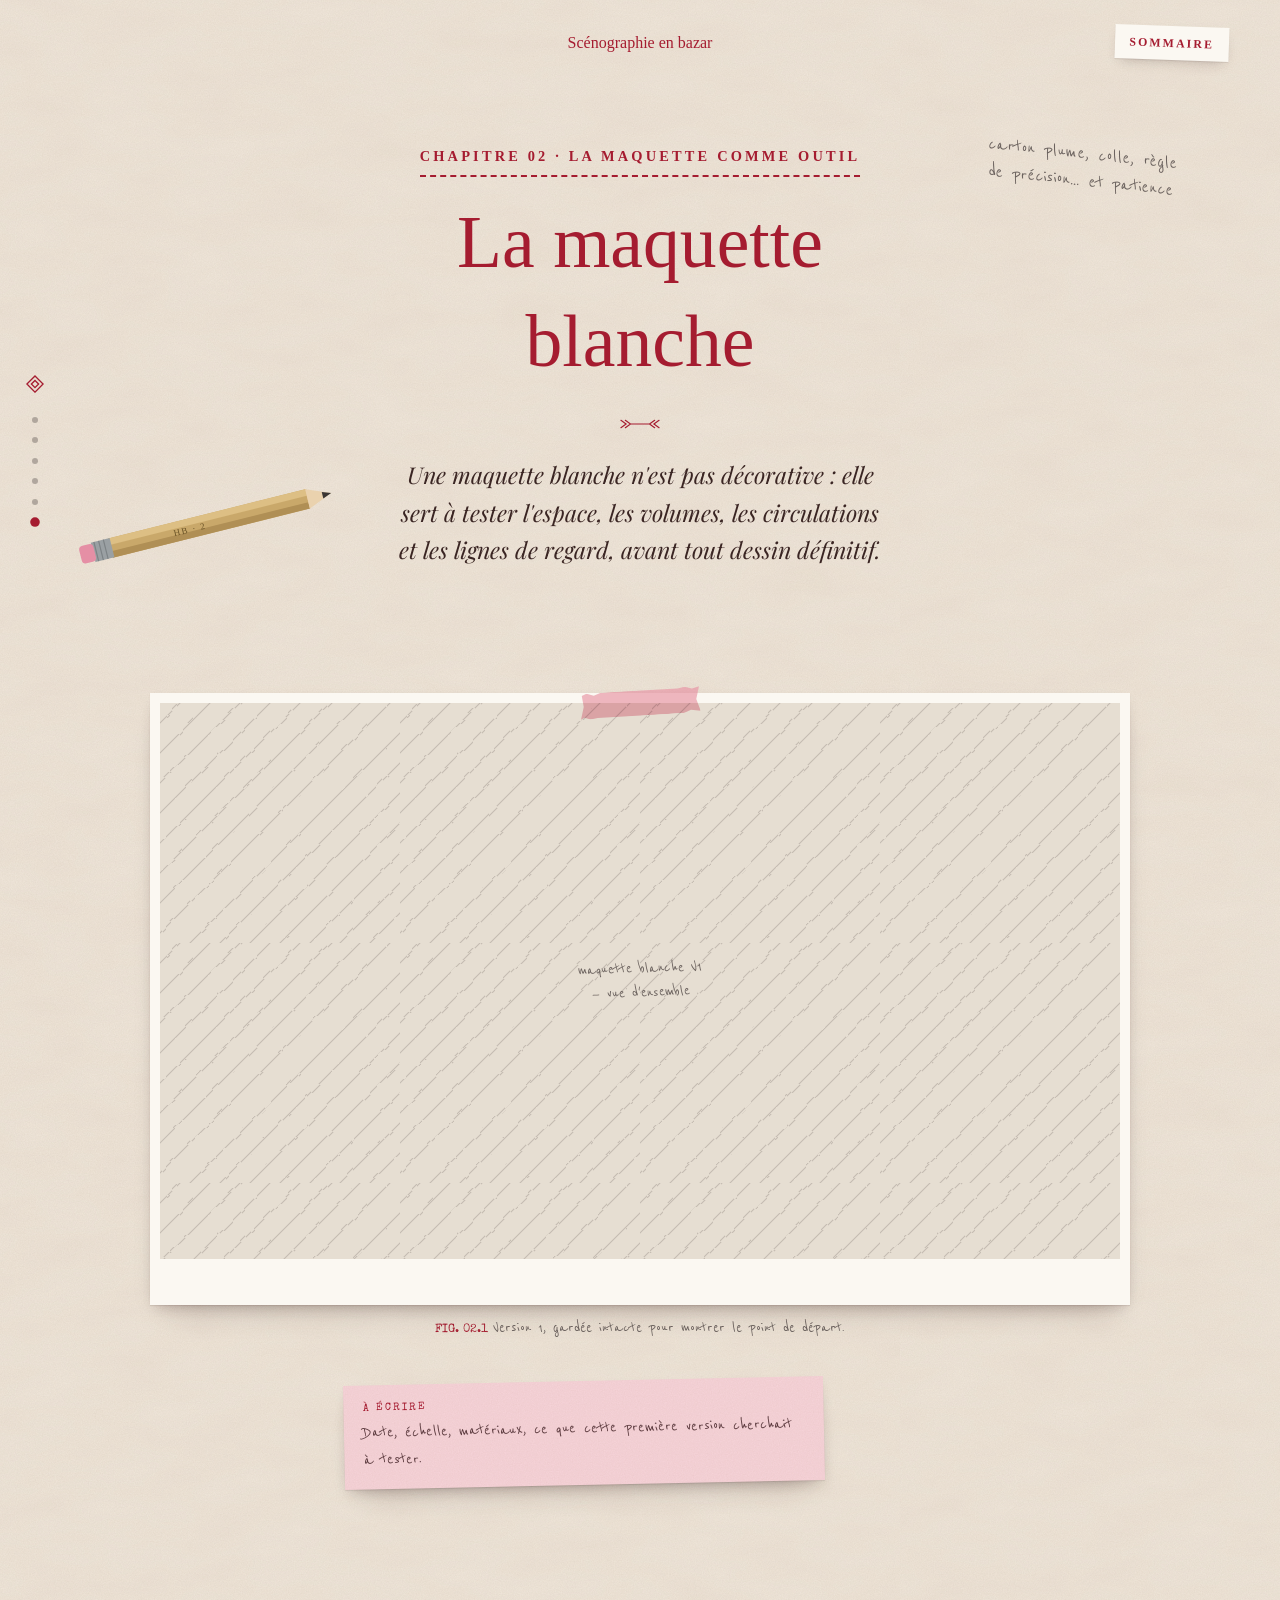
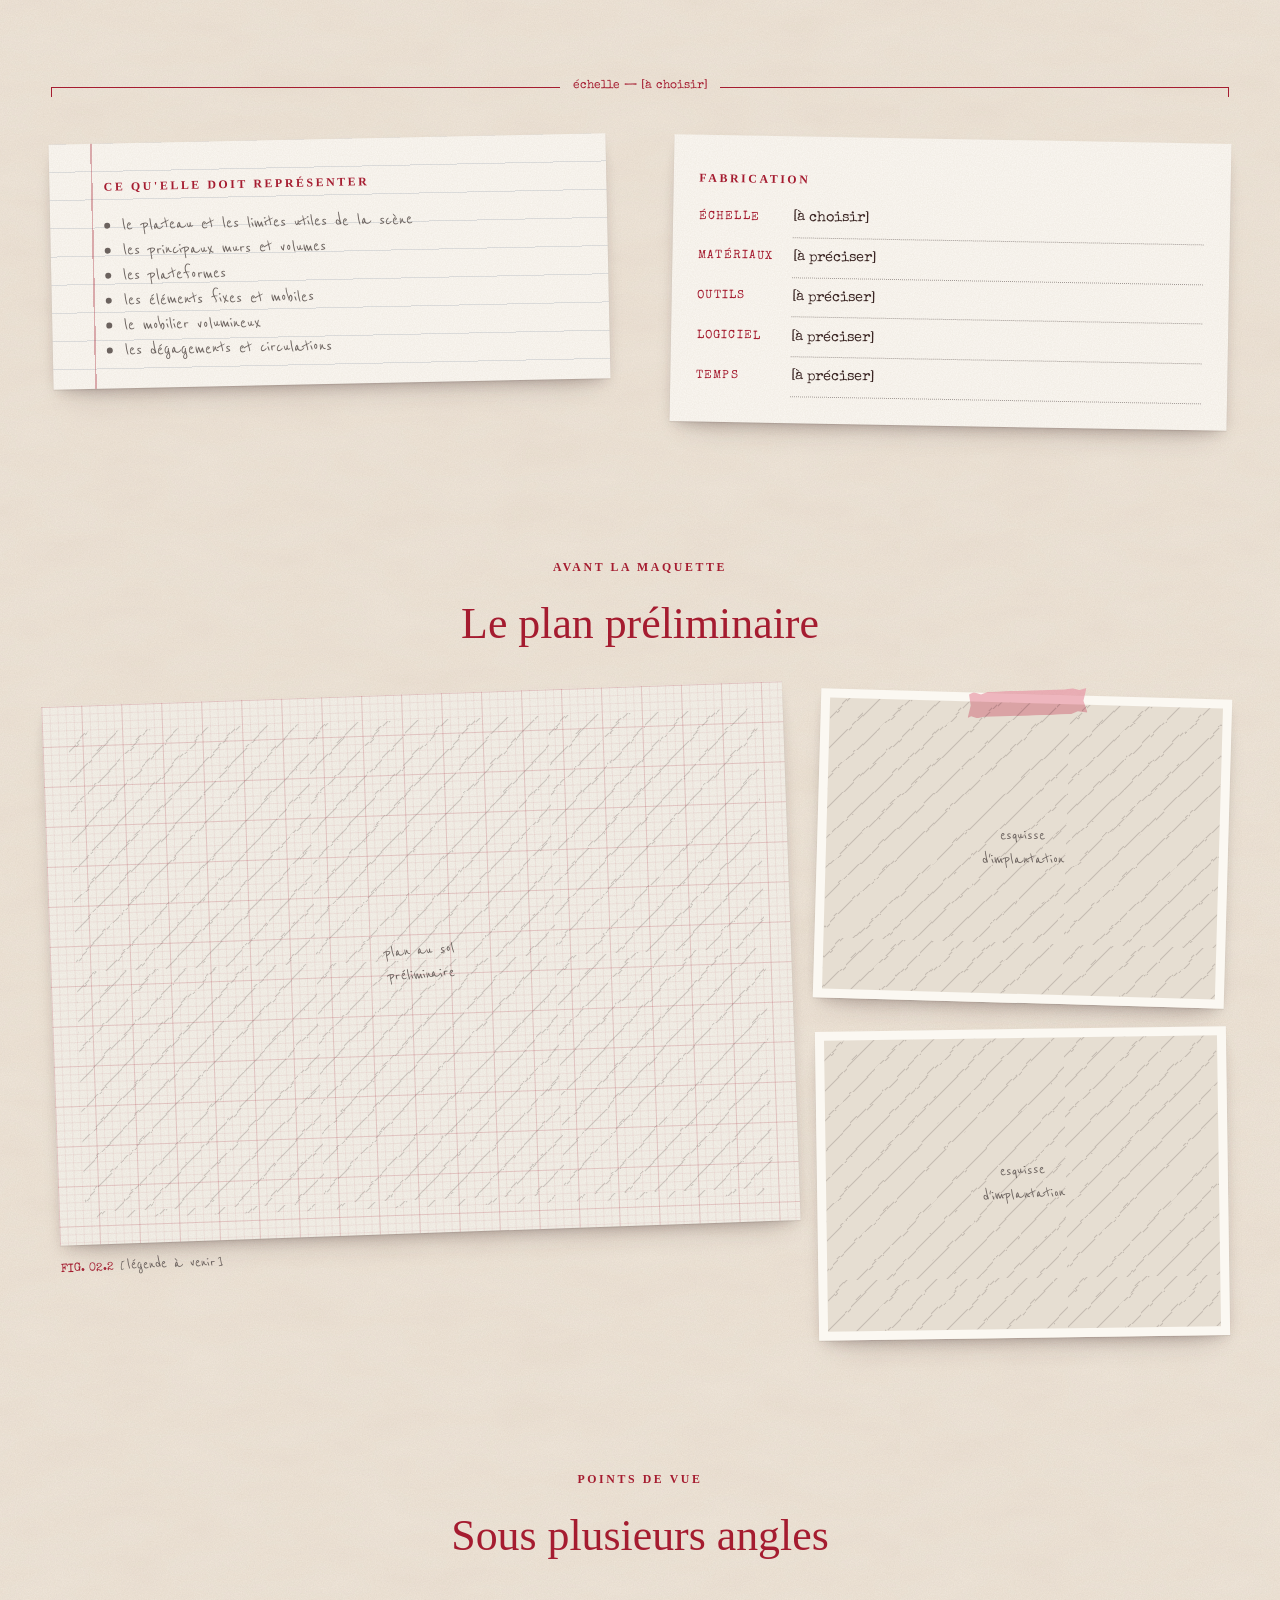
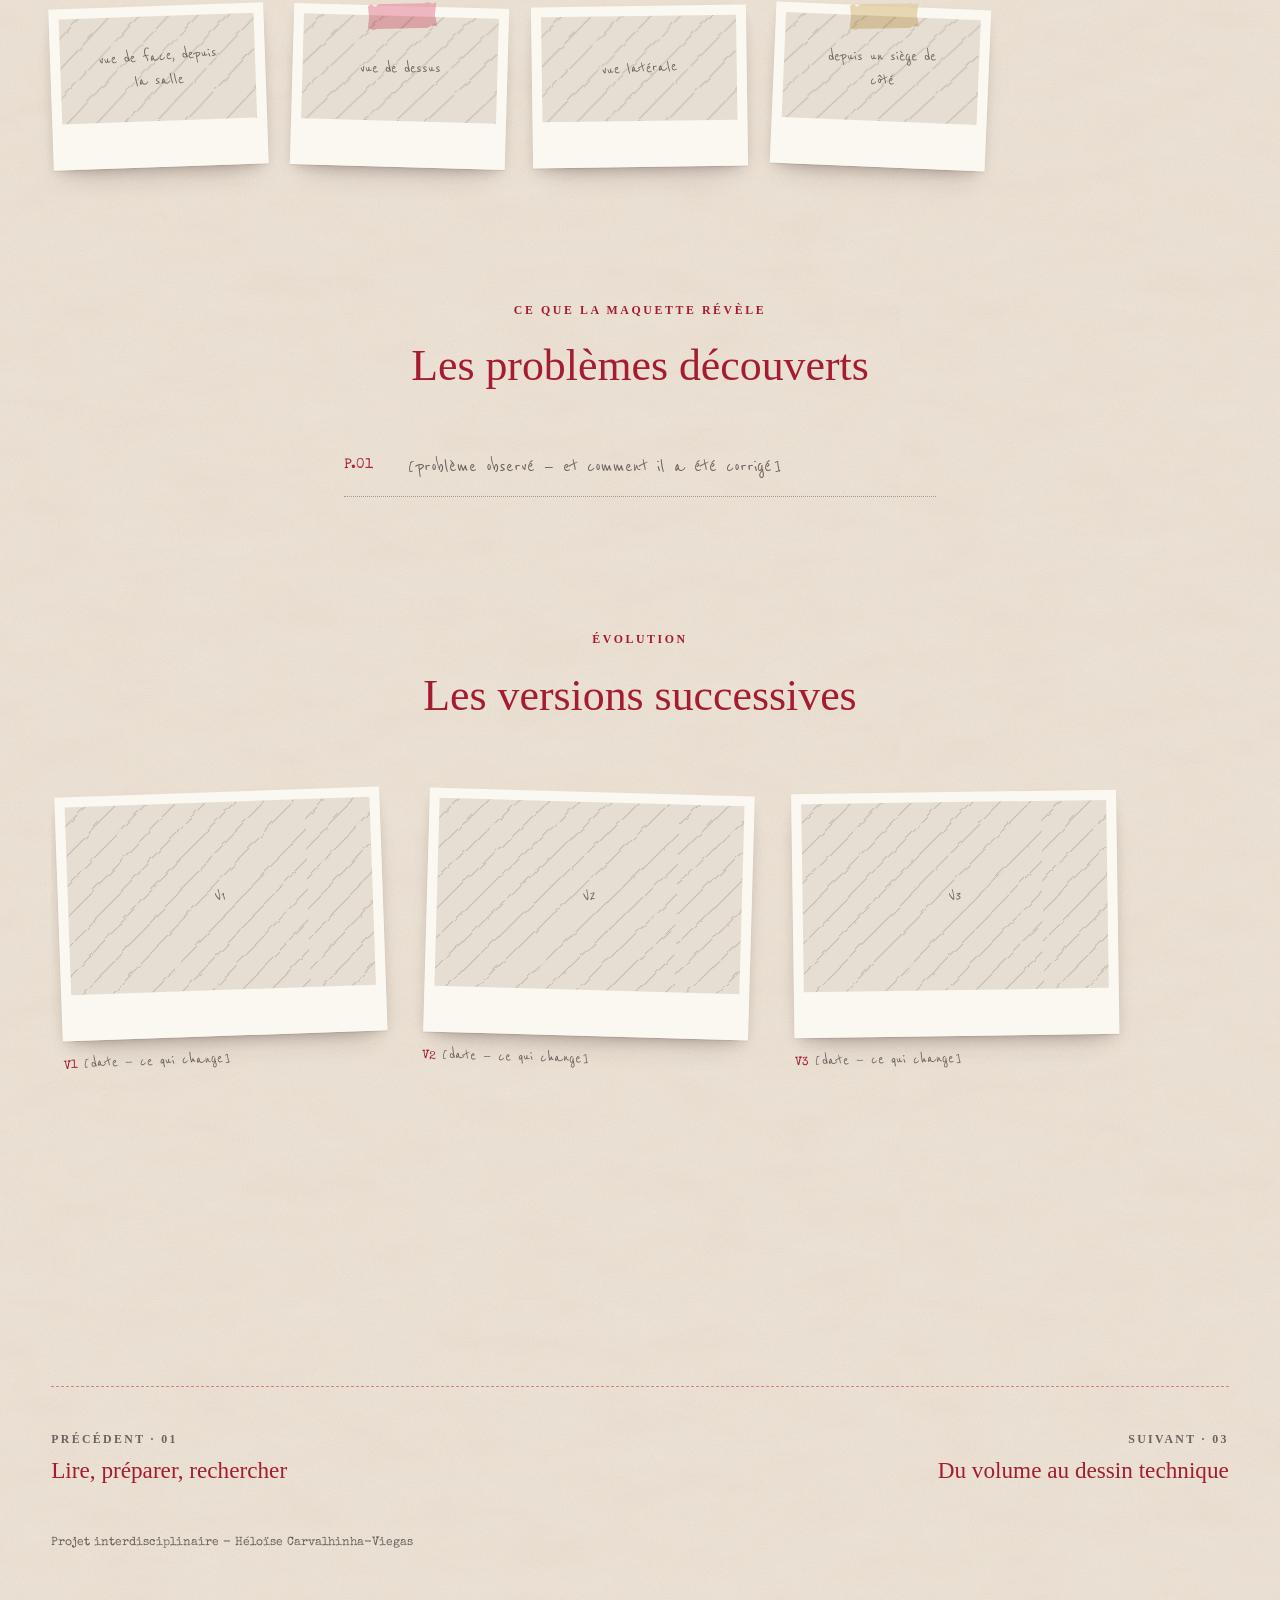
<file: pages/02-maquette-blanche.html>
<!DOCTYPE html>
<html lang="fr">
<head>
  <meta charset="UTF-8">
  <meta name="viewport" content="width=device-width, initial-scale=1">
  <title>02 · La maquette blanche — {titre}</title>
  <link rel="preconnect" href="https://fonts.googleapis.com">
  <link rel="preconnect" href="https://fonts.gstatic.com" crossorigin>
  <link href="https://fonts.googleapis.com/css2?family=Homemade+Apple&family=Playfair+Display:ital,wght@0,400;0,700;1,400;1,700&family=Reenie+Beanie&family=Special+Elite&display=swap" rel="stylesheet">
  <link rel="stylesheet" href="../css/style.css?v=20261111-6">
</head>

<!-- data-racine=".." : cette page est dans le dossier pages/ -->
<body data-racine=".." data-page="02">
  <a class="lien-evitement" href="#contenu">Aller au contenu</a>
  <header data-entete></header>

  <main id="contenu" class="page conteneur">

    <!-- ======================== OUVERTURE DU CHAPITRE ======================== -->
    <header class="chapitre">
      <img class="chapitre__objet" src="../images/dessins/crayon.svg" alt="" style="--x: 2%; --y: 70%; --w: 260px; --r: -14deg;">
      <span class="chapitre__objet note-crayon" style="--xd: 4%; --y: 4rem; --w: 200px; --r: 6deg;">carton plume, colle, règle de précision… et patience</span>
      <span class="etiquette etiquette--cousue">Chapitre 02 · la maquette comme outil</span>
      <h1>La maquette blanche</h1>
      <span class="ornement" aria-hidden="true"></span>
      <p class="chapeau">Une maquette blanche n'est pas décorative : elle sert à tester l'espace, les volumes, les circulations et les lignes de regard, avant tout dessin définitif.</p>
    </header>


    <!-- La V1 : la grande photo, gardée intacte -->
    <section class="section" id="v1" data-nom="Version 1">
      <figure class="large incline" style="--r: -.8deg; max-width: 980px;">
        <div class="emplacement emplacement--polaroid scotch" style="--ratio: 16/10;"><span>maquette blanche V1 — vue d'ensemble</span></div>
        <figcaption style="text-align:center;"><span class="num">FIG. 02.1</span>Version 1, gardée intacte pour montrer le point de départ.</figcaption>
      </figure>
      <div class="colonne" style="margin-top: var(--e-4);">
        <p class="post-it"><span class="post-it__mention">À écrire</span>Date, échelle, matériaux, ce que cette première version cherchait à tester.</p>
      </div>
    </section>

    <div class="cote">échelle — [à choisir]</div>

    <!-- Ce qu'elle représente / comment elle est faite -->
    <section class="section" id="methode" data-nom="Méthode">
      <div class="duo">
        <div class="papier papier--ligne incline" style="--r: -1.2deg;">
          <span class="etiquette etiquette--petite">Ce qu'elle doit représenter</span>
          <ul class="note-crayon" style="font-size: 1.25rem; padding-left: 1.1rem; margin: 0;">
            <li>le plateau et les limites utiles de la scène</li>
            <li>les principaux murs et volumes</li>
            <li>les plateformes</li>
            <li>les éléments fixes et mobiles</li>
            <li>le mobilier volumineux</li>
            <li>les dégagements et circulations</li>
          </ul>
        </div>
        <div class="papier incline" style="--r: 1deg;">
          <span class="etiquette etiquette--petite">Fabrication</span>
          <dl class="donnees">
            <dt>Échelle</dt><dd>[à choisir]</dd>
            <dt>Matériaux</dt><dd>[à préciser]</dd>
            <dt>Outils</dt><dd>[à préciser]</dd>
            <dt>Logiciel</dt><dd>[à préciser]</dd>
            <dt>Temps</dt><dd>[à préciser]</dd>
          </dl>
        </div>
      </div>
    </section>

    <section class="section" id="plan-preliminaire" data-nom="Plan préliminaire">
      <div class="section__tete">
        <span class="etiquette etiquette--petite">avant la maquette</span>
        <h2>Le plan préliminaire</h2>
      </div>
      <div class="galerie-principale" data-galerie>
        <figure><div class="papier papier--quadrille"><div class="emplacement" style="--ratio: 297/210; border:0; box-shadow:none; background-color: transparent;"><span>plan au sol préliminaire</span></div></div><figcaption><span class="num">FIG. 02.2</span>[légende à venir]</figcaption></figure>
        <figure><div class="emplacement scotch"><span>esquisse d'implantation</span></div></figure>
        <figure><div class="emplacement"><span>esquisse d'implantation</span></div></figure>
      </div>
    </section>

    <section class="section" id="angles" data-nom="Points de vue">
      <div class="section__tete">
        <span class="etiquette etiquette--petite">points de vue</span>
        <h2>Sous plusieurs angles</h2>
      </div>
      <div class="galerie-grille" data-galerie>
        <figure><div class="emplacement emplacement--polaroid"><span>vue de face, depuis la salle</span></div></figure>
        <figure><div class="emplacement emplacement--polaroid scotch"><span>vue de dessus</span></div></figure>
        <figure><div class="emplacement emplacement--polaroid"><span>vue latérale</span></div></figure>
        <figure><div class="emplacement emplacement--polaroid scotch scotch--beige"><span>depuis un siège de côté</span></div></figure>
      </div>
    </section>

    <section class="section" id="problemes" data-nom="Problèmes découverts">
      <div class="section__tete">
        <span class="etiquette etiquette--petite">ce que la maquette révèle</span>
        <h2>Les problèmes découverts</h2>
      </div>
      <div class="colonne">
        <!-- Un <li>…</li> par problème : ils se numérotent seuls (P.01, P.02…) -->
        <ol class="problemes">
          <li><span class="note-crayon">[problème observé — et comment il a été corrigé]</span></li>
        </ol>
      </div>
    </section>

    <section class="section" id="versions" data-nom="Versions">
      <div class="section__tete">
        <span class="etiquette etiquette--petite">évolution</span>
        <h2>Les versions successives</h2>
      </div>
      <div class="galerie-bande" data-galerie>
        <figure><div class="emplacement emplacement--polaroid"><span>V1</span></div><figcaption><span class="num">V1</span>[date — ce qui change]</figcaption></figure>
        <figure><div class="emplacement emplacement--polaroid"><span>V2</span></div><figcaption><span class="num">V2</span>[date — ce qui change]</figcaption></figure>
        <figure><div class="emplacement emplacement--polaroid"><span>V3</span></div><figcaption><span class="num">V3</span>[date — ce qui change]</figcaption></figure>
      </div>
    </section>

  </main>

  <footer data-pied></footer>
  <script src="../js/script.js?v=20261111-6"></script>
</body>
</html>
</file>
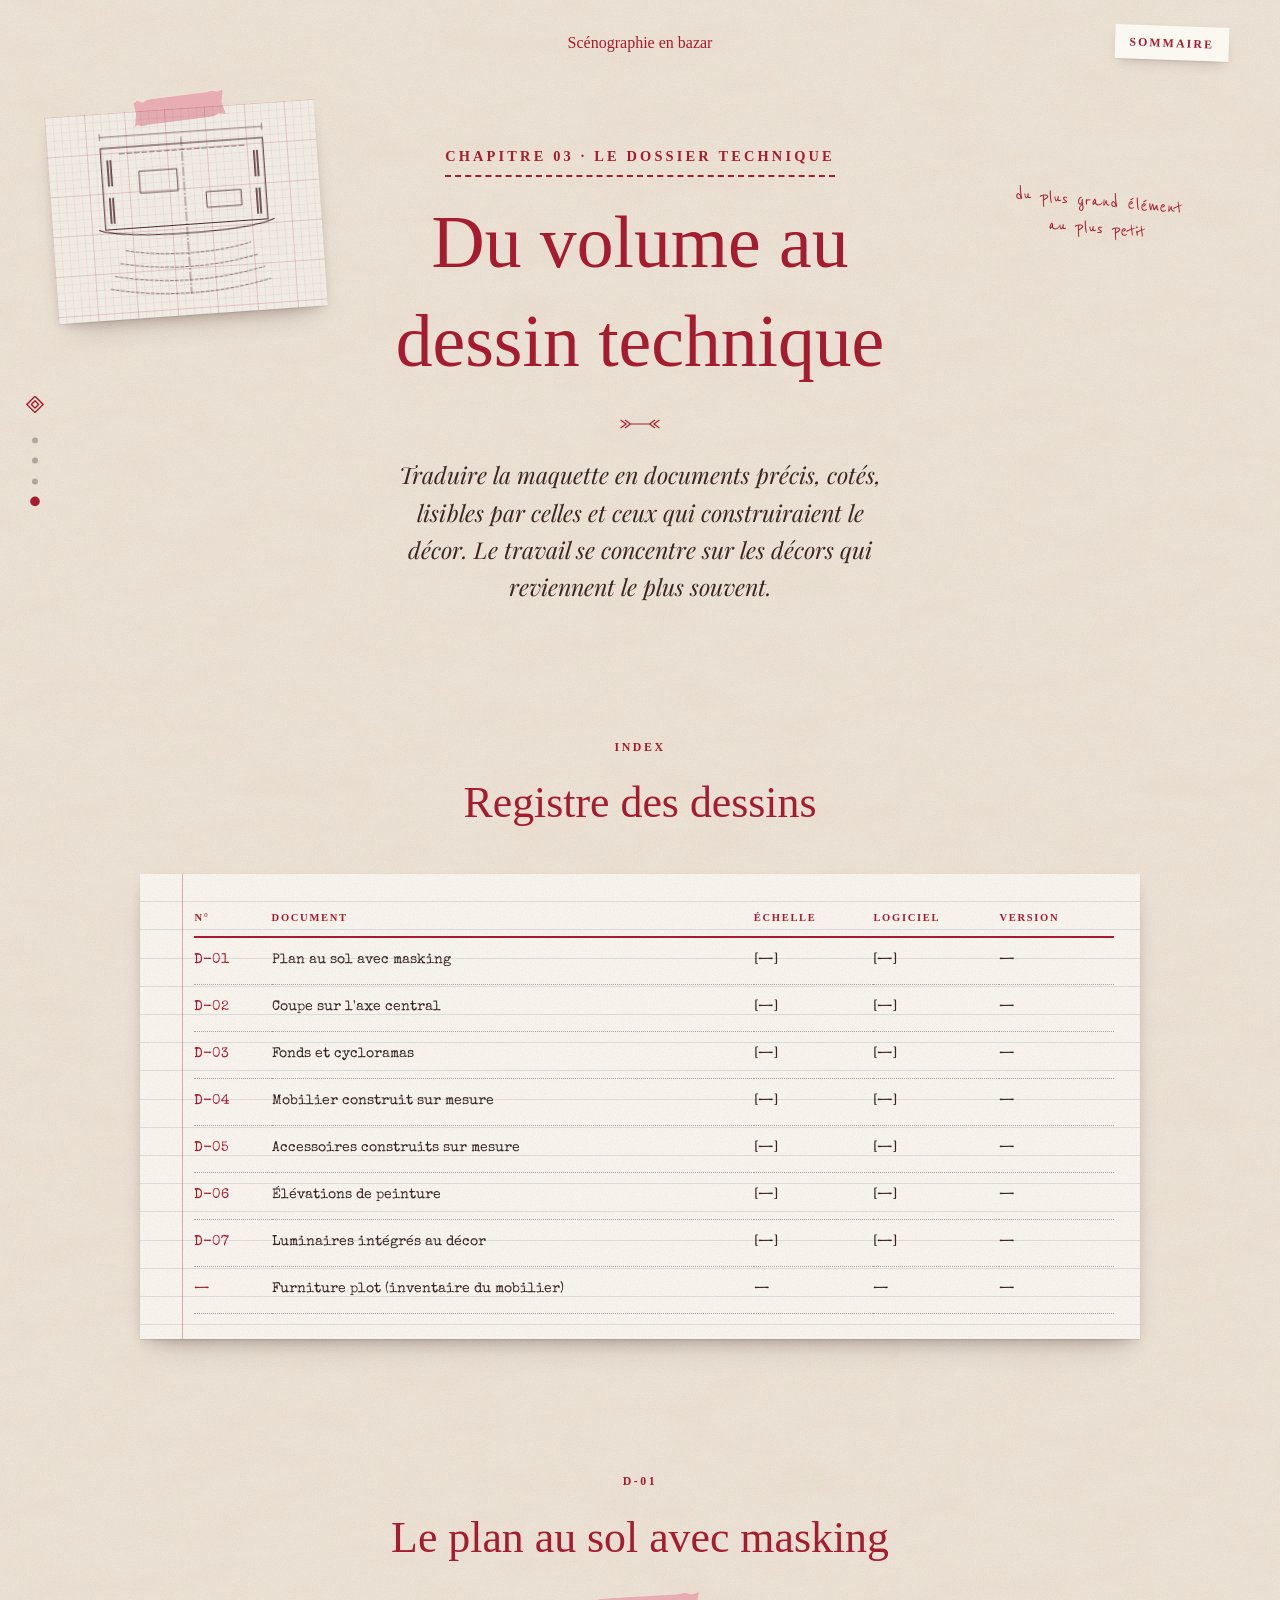
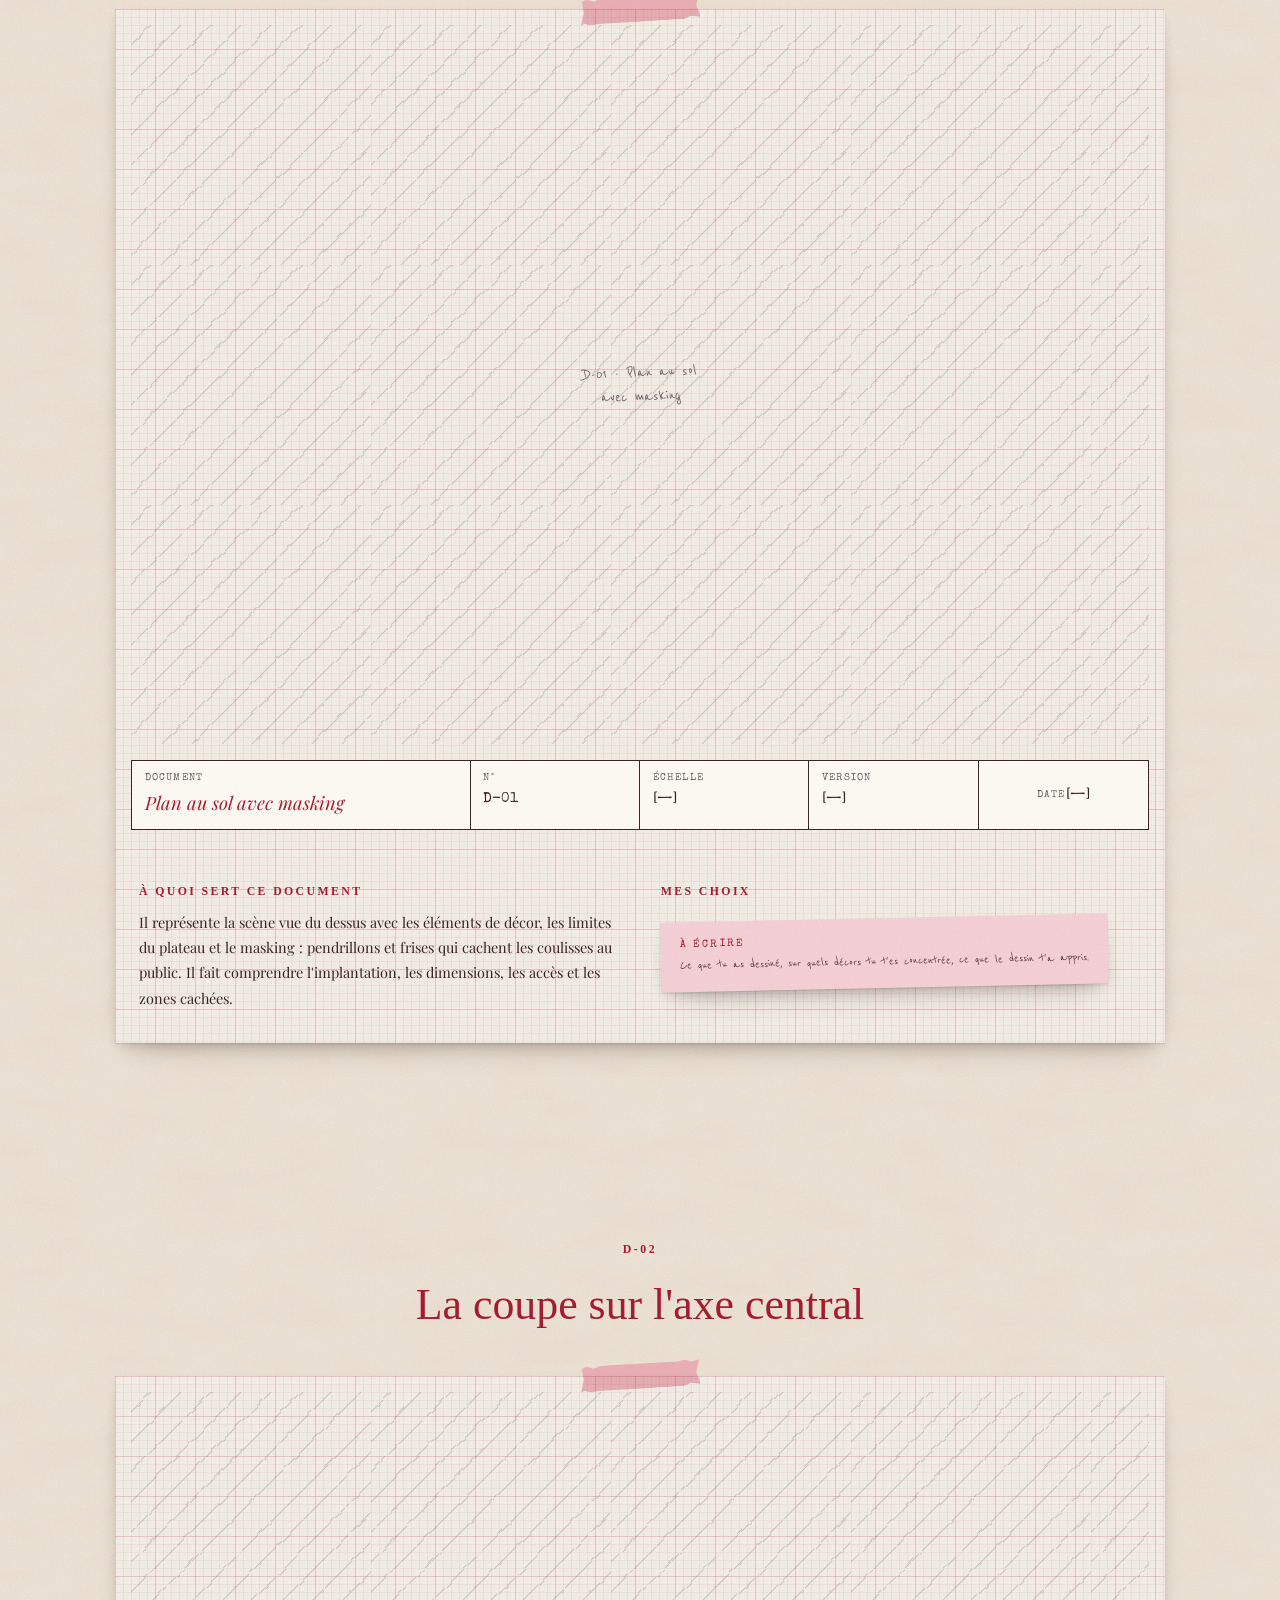
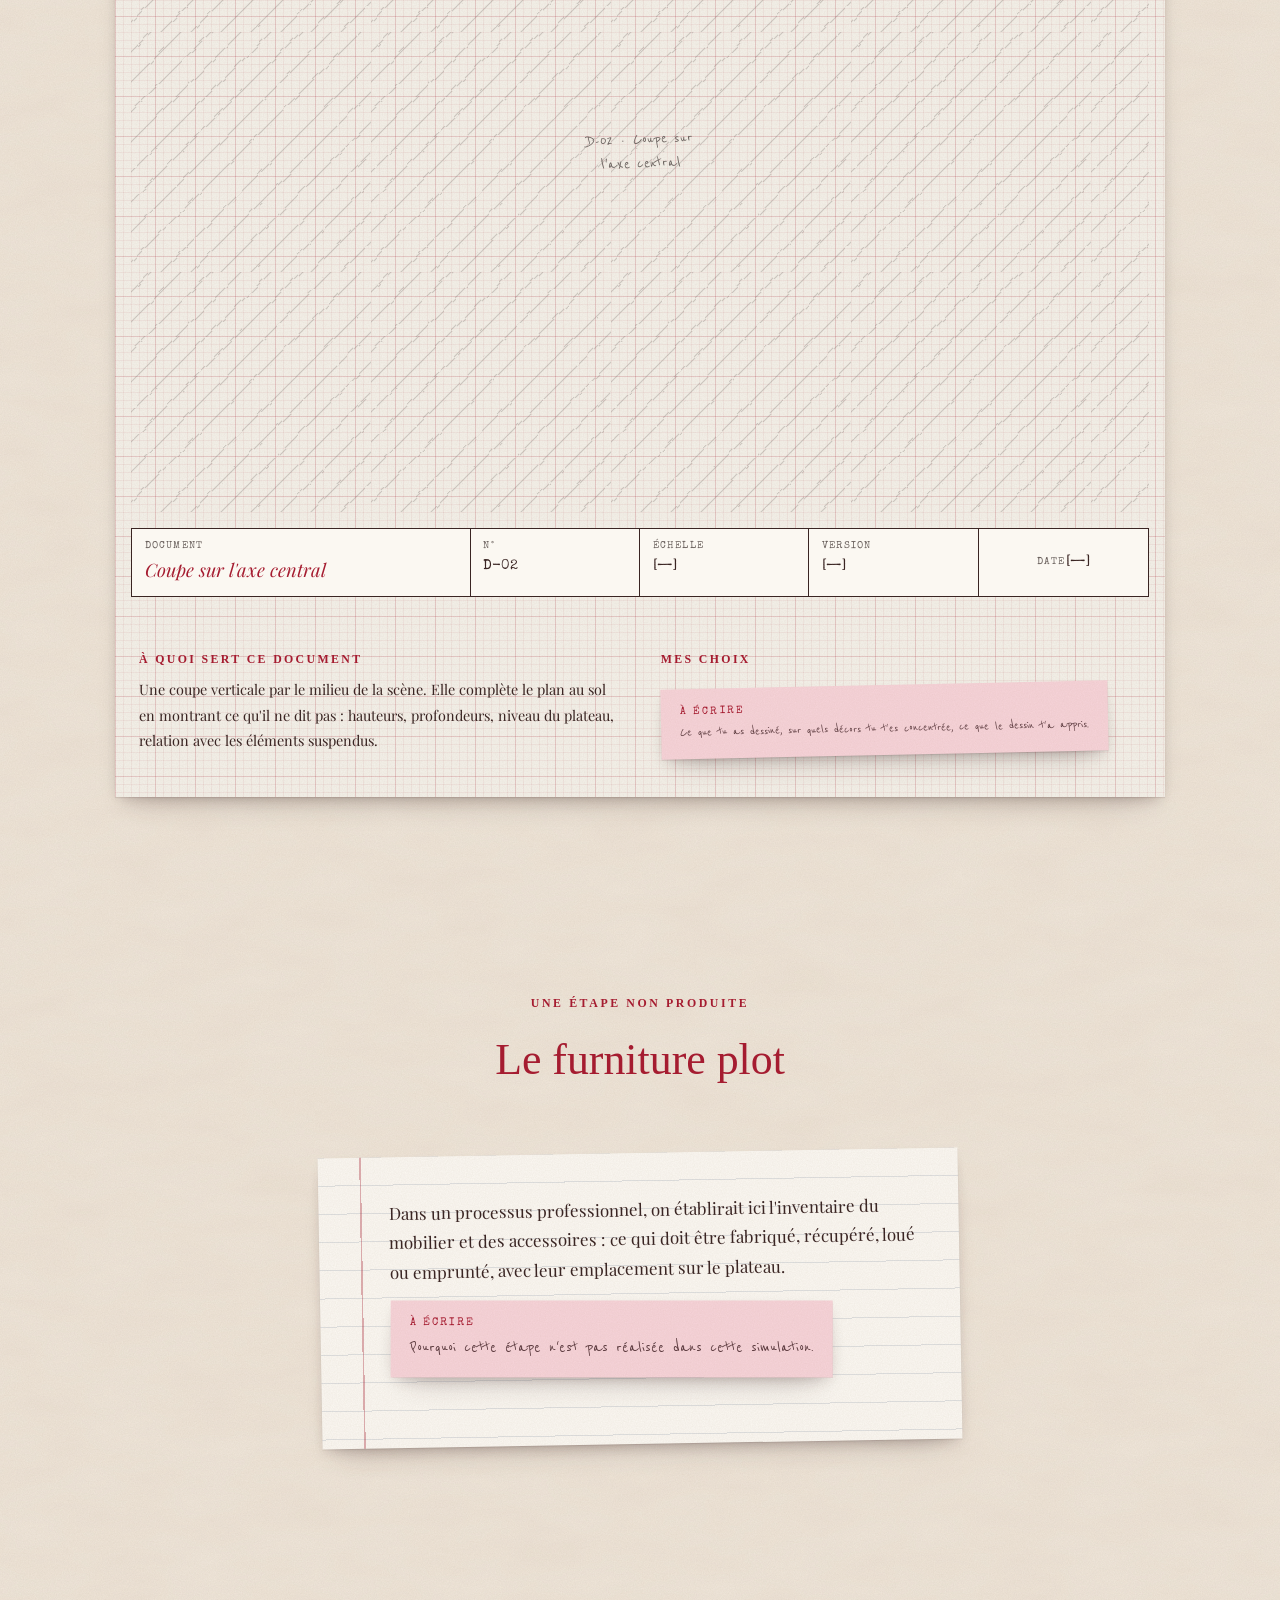
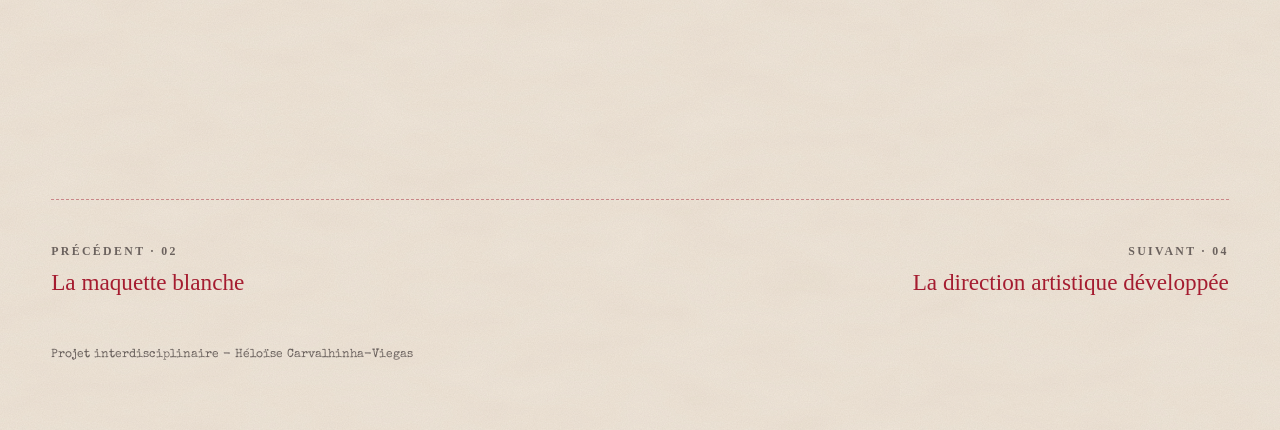
<file: pages/03-dessin-technique.html>
<!DOCTYPE html>
<html lang="fr">
<head>
  <meta charset="UTF-8">
  <meta name="viewport" content="width=device-width, initial-scale=1">
  <title>03 · Du volume au dessin technique — {titre}</title>
  <link rel="preconnect" href="https://fonts.googleapis.com">
  <link rel="preconnect" href="https://fonts.gstatic.com" crossorigin>
  <link href="https://fonts.googleapis.com/css2?family=Homemade+Apple&family=Playfair+Display:ital,wght@0,400;0,700;1,400;1,700&family=Reenie+Beanie&family=Special+Elite&display=swap" rel="stylesheet">
  <link rel="stylesheet" href="../css/style.css?v=20261111-6">
</head>

<!-- data-racine=".." : cette page est dans le dossier pages/ -->
<body data-racine=".." data-page="03">
  <a class="lien-evitement" href="#contenu">Aller au contenu</a>
  <header data-entete></header>

  <main id="contenu" class="page conteneur">

    <!-- ======================== OUVERTURE DU CHAPITRE ======================== -->
    <header class="chapitre">
      <figure class="chapitre__objet" style="--x: 0; --y: 2rem; --w: 270px; --r: -4deg;">
        <div class="papier papier--quadrille scotch" style="padding:.6rem;"><img src="../images/dessins/plan-esquisse.svg" alt=""></div>
      </figure>
      <span class="chapitre__objet note-crayon note-crayon--encre" style="--xd: 3%; --y: 7rem; --w: 190px; --r: 5deg;">du plus grand élément au plus petit</span>
      <span class="etiquette etiquette--cousue">Chapitre 03 · le dossier technique</span>
      <h1>Du volume au dessin technique</h1>
      <span class="ornement" aria-hidden="true"></span>
      <p class="chapeau">Traduire la maquette en documents précis, cotés, lisibles par celles et ceux qui construiraient le décor. Le travail se concentre sur les décors qui reviennent le plus souvent.</p>
    </header>


    <!-- Registre des dessins -->
    <section class="section" id="registre" data-nom="Registre">
      <div class="section__tete">
        <span class="etiquette etiquette--petite">index</span>
        <h2>Registre des dessins</h2>
      </div>
      <div class="papier papier--ligne incline large" style="--r: .4deg; max-width: 1000px;">
        <div class="tableau-conteneur">
          <table class="tableau-tech">
            <thead><tr><th>N°</th><th>Document</th><th>Échelle</th><th>Logiciel</th><th>Version</th></tr></thead>
            <tbody>
              <tr><td>D-01</td><td>Plan au sol avec masking</td><td>[—]</td><td>[—]</td><td>—</td></tr>
              <tr><td>D-02</td><td>Coupe sur l'axe central</td><td>[—]</td><td>[—]</td><td>—</td></tr>
              <tr><td>D-03</td><td>Fonds et cycloramas</td><td>[—]</td><td>[—]</td><td>—</td></tr>
              <tr><td>D-04</td><td>Mobilier construit sur mesure</td><td>[—]</td><td>[—]</td><td>—</td></tr>
              <tr><td>D-05</td><td>Accessoires construits sur mesure</td><td>[—]</td><td>[—]</td><td>—</td></tr>
              <tr><td>D-06</td><td>Élévations de peinture</td><td>[—]</td><td>[—]</td><td>—</td></tr>
              <tr><td>D-07</td><td>Luminaires intégrés au décor</td><td>[—]</td><td>[—]</td><td>—</td></tr>
              <tr><td>—</td><td>Furniture plot (inventaire du mobilier)</td><td>—</td><td>—</td><td>—</td></tr>
            </tbody>
          </table>
        </div>
      </div>
    </section>

    <section class="section" id="plan-au-sol" data-nom="Plan au sol">
      <div class="section__tete">
        <span class="etiquette etiquette--petite">D-01</span>
        <h2>Le plan au sol avec masking</h2>
      </div>
      <article class="planche papier papier--quadrille scotch large" style="max-width: 1050px;">
        <!-- ✏️ Remplacer l'emplacement par :
             <a class="zoom" href="../documents/plans/d-01.png"><img src="../images/03-dessin-technique/d-01.jpg" alt="Plan au sol avec masking"></a> -->
        <div class="emplacement"><span>D-01 · Plan au sol avec masking</span></div>
        <div class="cartouche">
          <div><span class="cle">Document</span><span class="nom">Plan au sol avec masking</span></div>
          <div><span class="cle">N°</span>D-01</div>
          <div><span class="cle">Échelle</span>[—]</div>
          <div><span class="cle">Version</span>[—]</div>
          <div><span class="cle">Date</span>[—]</div>
        </div>
        <div class="fonction">
          <div><h4>À quoi sert ce document</h4><p>Il représente la scène vue du dessus avec les éléments de décor, les limites du plateau et le masking : pendrillons et frises qui cachent les coulisses au public. Il fait comprendre l'implantation, les dimensions, les accès et les zones cachées.</p></div>
          <div><h4>Mes choix</h4><p class="post-it"><span class="post-it__mention">À écrire</span>Ce que tu as dessiné, sur quels décors tu t'es concentrée, ce que le dessin t'a appris.</p>
            <!-- ✏️ Quand le PDF existe : <a class="action" href="../documents/plans/d-01.pdf" target="_blank">Ouvrir le PDF</a> --></div>
        </div>
      </article>
    </section>

    <section class="section" id="coupe" data-nom="Coupe centrale">
      <div class="section__tete">
        <span class="etiquette etiquette--petite">D-02</span>
        <h2>La coupe sur l'axe central</h2>
      </div>
      <article class="planche papier papier--quadrille scotch large" style="max-width: 1050px;">
        <!-- ✏️ Remplacer l'emplacement par :
             <a class="zoom" href="../documents/plans/d-02.png"><img src="../images/03-dessin-technique/d-02.jpg" alt="Coupe sur l'axe central"></a> -->
        <div class="emplacement"><span>D-02 · Coupe sur l'axe central</span></div>
        <div class="cartouche">
          <div><span class="cle">Document</span><span class="nom">Coupe sur l'axe central</span></div>
          <div><span class="cle">N°</span>D-02</div>
          <div><span class="cle">Échelle</span>[—]</div>
          <div><span class="cle">Version</span>[—]</div>
          <div><span class="cle">Date</span>[—]</div>
        </div>
        <div class="fonction">
          <div><h4>À quoi sert ce document</h4><p>Une coupe verticale par le milieu de la scène. Elle complète le plan au sol en montrant ce qu'il ne dit pas : hauteurs, profondeurs, niveau du plateau, relation avec les éléments suspendus.</p></div>
          <div><h4>Mes choix</h4><p class="post-it"><span class="post-it__mention">À écrire</span>Ce que tu as dessiné, sur quels décors tu t'es concentrée, ce que le dessin t'a appris.</p>
            <!-- ✏️ Quand le PDF existe : <a class="action" href="../documents/plans/d-02.pdf" target="_blank">Ouvrir le PDF</a> --></div>
        </div>
      </article>
    </section>

    <section class="section" id="furniture-plot" data-nom="Furniture plot">
      <div class="section__tete">
        <span class="etiquette etiquette--petite">une étape non produite</span>
        <h2>Le furniture plot</h2>
      </div>
      <div class="lettre papier papier--ligne incline" style="--r: -1deg;">
        <p>Dans un processus professionnel, on établirait ici l'inventaire du mobilier et des accessoires : ce qui doit être fabriqué, récupéré, loué ou emprunté, avec leur emplacement sur le plateau.</p>
        <p class="post-it"><span class="post-it__mention">À écrire</span>Pourquoi cette étape n'est pas réalisée dans cette simulation.</p>
      </div>
    </section>

  </main>

  <footer data-pied></footer>
  <script src="../js/script.js?v=20261111-6"></script>
</body>
</html>
</file>
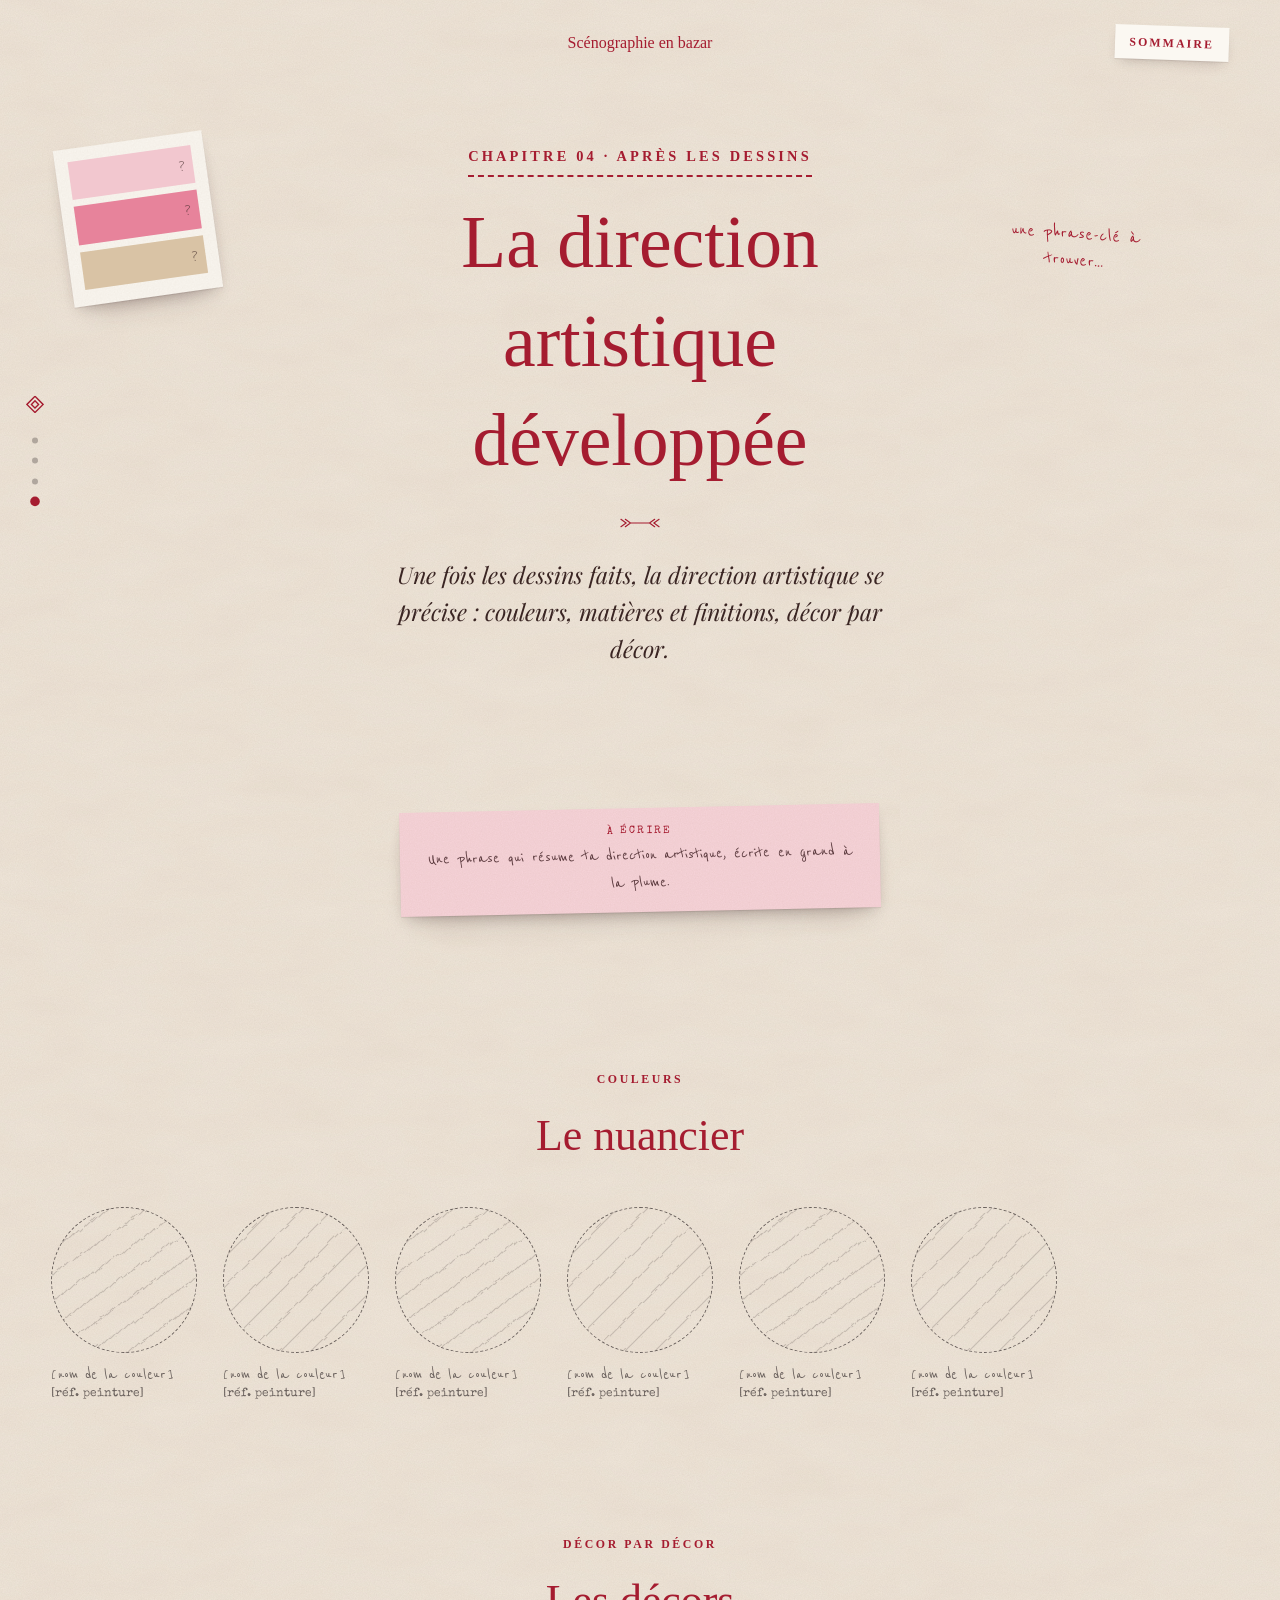
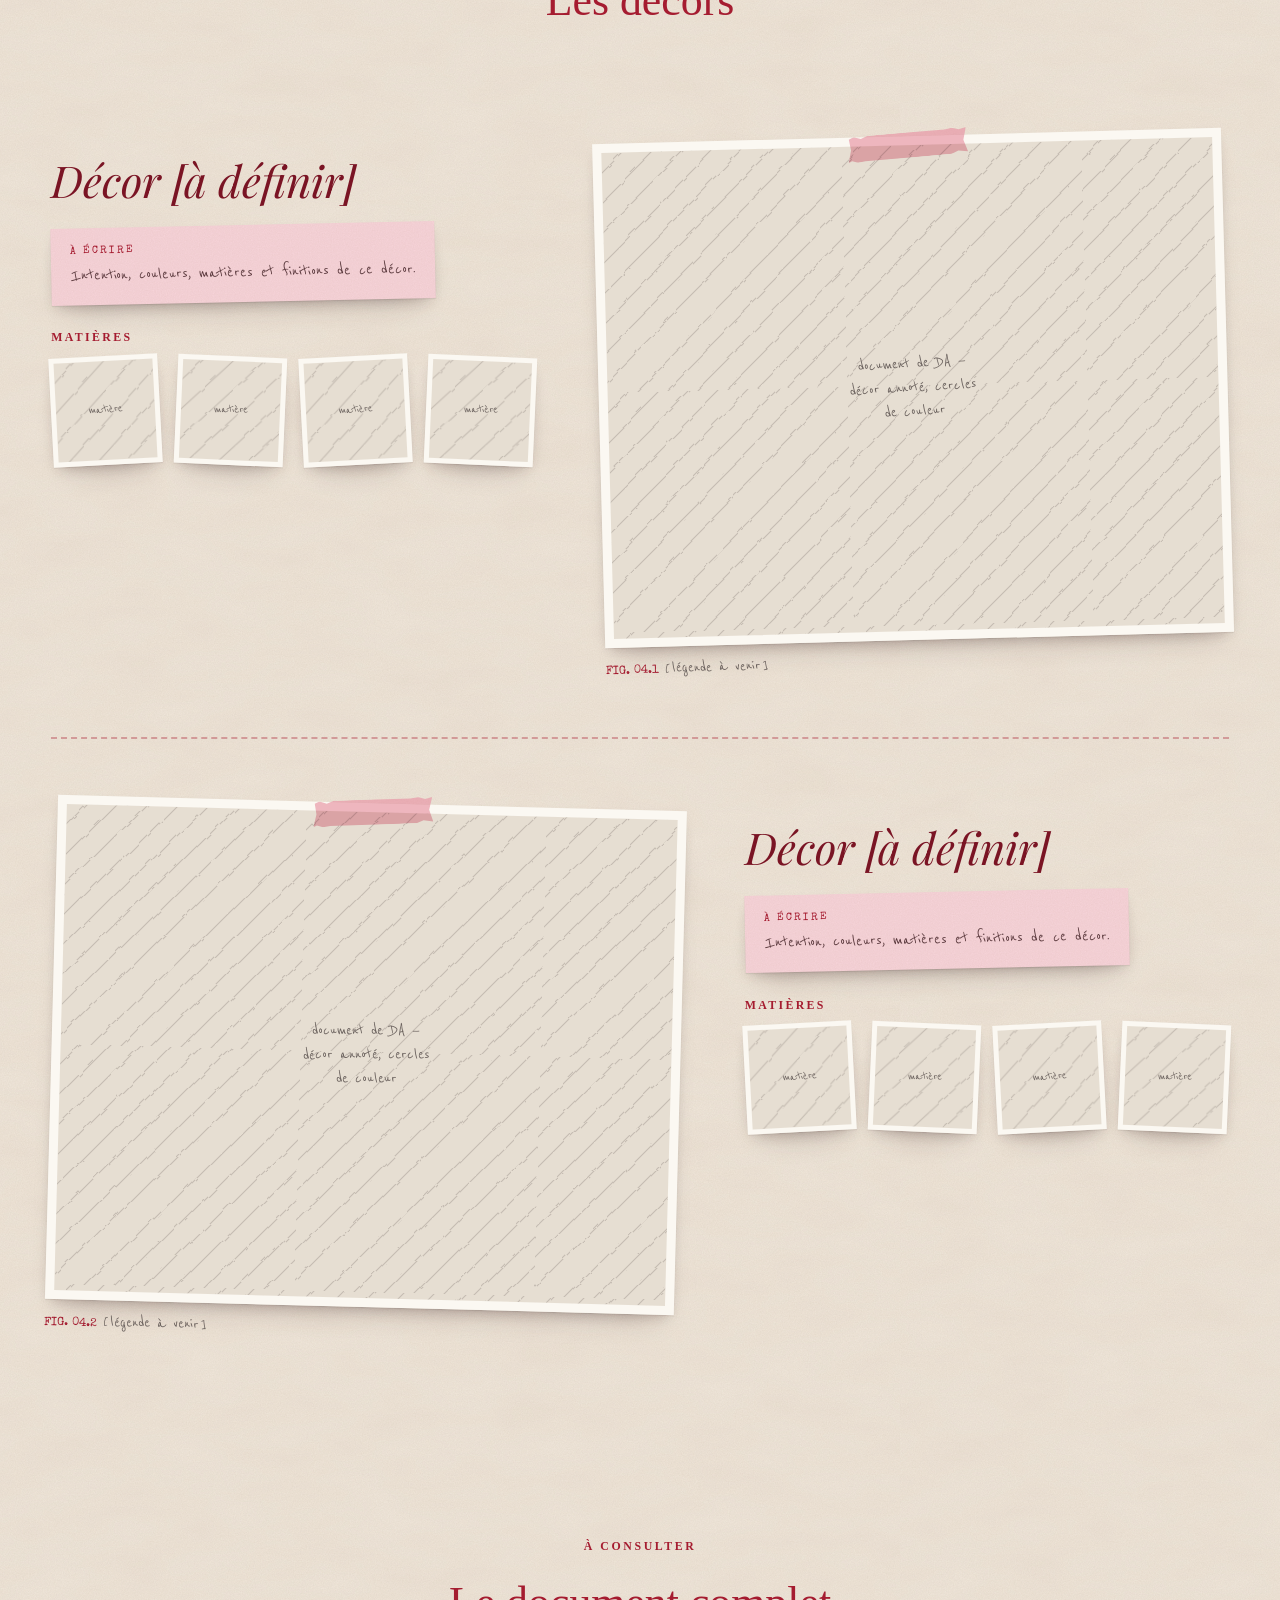
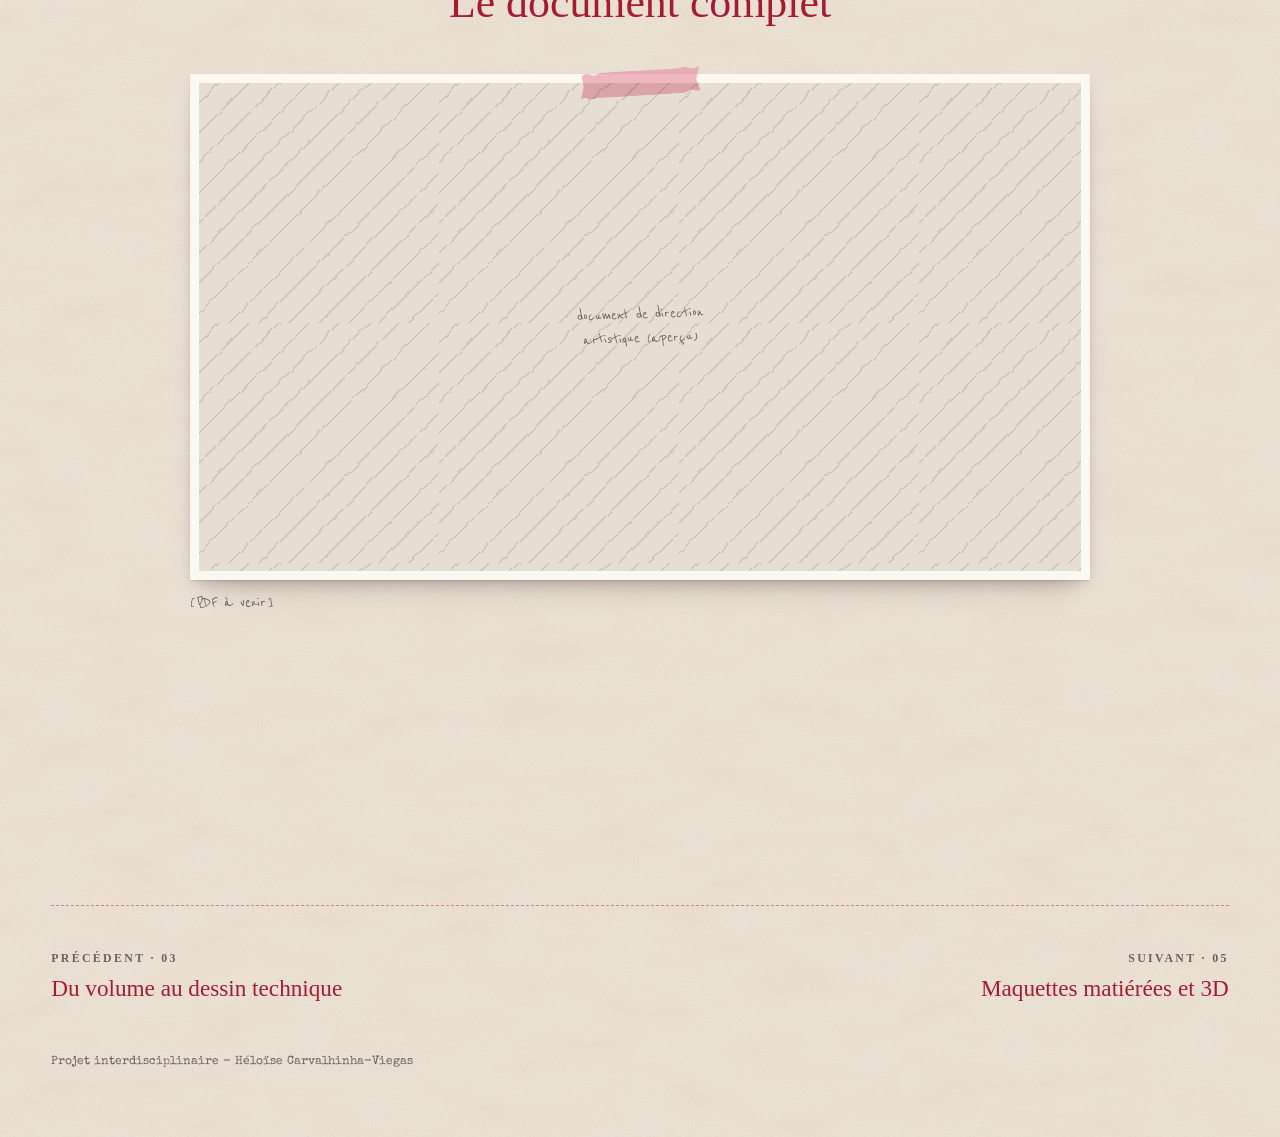
<file: pages/04-direction-artistique.html>
<!DOCTYPE html>
<html lang="fr">
<head>
  <meta charset="UTF-8">
  <meta name="viewport" content="width=device-width, initial-scale=1">
  <title>04 · La direction artistique développée — {titre}</title>
  <link rel="preconnect" href="https://fonts.googleapis.com">
  <link rel="preconnect" href="https://fonts.gstatic.com" crossorigin>
  <link href="https://fonts.googleapis.com/css2?family=Homemade+Apple&family=Playfair+Display:ital,wght@0,400;0,700;1,400;1,700&family=Reenie+Beanie&family=Special+Elite&display=swap" rel="stylesheet">
  <link rel="stylesheet" href="../css/style.css?v=20261111-6">
</head>

<!-- data-racine=".." : cette page est dans le dossier pages/ -->
<body data-racine=".." data-page="04">
  <a class="lien-evitement" href="#contenu">Aller au contenu</a>
  <header data-entete></header>

  <main id="contenu" class="page conteneur">

    <!-- ======================== OUVERTURE DU CHAPITRE ======================== -->
    <header class="chapitre">
      <figure class="chapitre__objet" style="--x: 1%; --y: 4rem; --w: 150px; --r: -8deg;">
        <div class="papier nuancier-carte"><span class="puce" style="background:#F2C7CF">?</span><span class="puce" style="background:#E7839B">?</span><span class="puce" style="background:#D9C3A5">?</span></div>
      </figure>
      <span class="chapitre__objet note-crayon note-crayon--encre" style="--xd: 5%; --y: 9rem; --w: 190px; --r: 4deg;">une phrase-clé à trouver…</span>
      <span class="etiquette etiquette--cousue">Chapitre 04 · après les dessins</span>
      <h1>La direction artistique développée</h1>
      <span class="ornement" aria-hidden="true"></span>
      <p class="chapeau">Une fois les dessins faits, la direction artistique se précise : couleurs, matières et finitions, décor par décor.</p>
    </header>


    <section class="section" id="phrase" data-nom="Phrase-clé">
      <div class="colonne" style="text-align:center;">
        <p class="post-it" style="margin-inline:auto;"><span class="post-it__mention">À écrire</span>Une phrase qui résume ta direction artistique, écrite en grand à la plume.</p>
      </div>
    </section>

    <!-- ✏️ Pour une vraie couleur : <div class="pastille" style="background:#A51C30; border:0"></div> -->
    <section class="section" id="nuancier" data-nom="Nuancier">
      <div class="section__tete">
        <span class="etiquette etiquette--petite">couleurs</span>
        <h2>Le nuancier</h2>
      </div>
      <div class="nuancier">
        <figure><div class="pastille"></div><figcaption>[nom de la couleur]<span class="code">[réf. peinture]</span></figcaption></figure>
        <figure><div class="pastille"></div><figcaption>[nom de la couleur]<span class="code">[réf. peinture]</span></figcaption></figure>
        <figure><div class="pastille"></div><figcaption>[nom de la couleur]<span class="code">[réf. peinture]</span></figcaption></figure>
        <figure><div class="pastille"></div><figcaption>[nom de la couleur]<span class="code">[réf. peinture]</span></figcaption></figure>
        <figure><div class="pastille"></div><figcaption>[nom de la couleur]<span class="code">[réf. peinture]</span></figcaption></figure>
        <figure><div class="pastille"></div><figcaption>[nom de la couleur]<span class="code">[réf. peinture]</span></figcaption></figure>
      </div>
    </section>

    <!-- Pour ajouter un décor : copier un bloc <article class="decor-fiche">…</article> -->
    <section class="section" id="decors" data-nom="Décor par décor">
      <div class="section__tete">
        <span class="etiquette etiquette--petite">décor par décor</span>
        <h2>Les décors</h2>
      </div>
      <article class="decor-fiche">
        <div class="decor-fiche__texte">
          <h3 style="margin-top: var(--e-2); font-size: var(--t-xl);">Décor [à définir]</h3>
          <p class="post-it"><span class="post-it__mention">À écrire</span>Intention, couleurs, matières et finitions de ce décor.</p>
          <h4>Matières</h4>
          <div class="matieres">
            <div class="emplacement"><span>matière</span></div><div class="emplacement"><span>matière</span></div>
            <div class="emplacement"><span>matière</span></div><div class="emplacement"><span>matière</span></div>
          </div>
        </div>
        <figure class="incline" style="--r: -1.5deg;">
          <div class="emplacement scotch"><span>document de DA — décor annoté, cercles de couleur</span></div>
          <figcaption><span class="num">FIG. 04.1</span>[légende à venir]</figcaption>
        </figure>
      </article>
      <article class="decor-fiche">
        <div class="decor-fiche__texte">
          <h3 style="margin-top: var(--e-2); font-size: var(--t-xl);">Décor [à définir]</h3>
          <p class="post-it"><span class="post-it__mention">À écrire</span>Intention, couleurs, matières et finitions de ce décor.</p>
          <h4>Matières</h4>
          <div class="matieres">
            <div class="emplacement"><span>matière</span></div><div class="emplacement"><span>matière</span></div>
            <div class="emplacement"><span>matière</span></div><div class="emplacement"><span>matière</span></div>
          </div>
        </div>
        <figure class="incline" style="--r: 1.5deg;">
          <div class="emplacement scotch"><span>document de DA — décor annoté, cercles de couleur</span></div>
          <figcaption><span class="num">FIG. 04.2</span>[légende à venir]</figcaption>
        </figure>
      </article>
    </section>

    <section class="section" id="document" data-nom="Document complet">
      <div class="section__tete">
        <span class="etiquette etiquette--petite">à consulter</span>
        <h2>Le document complet</h2>
      </div>
      <figure class="large incline" style="--r: .6deg; max-width: 900px;">
        <div class="emplacement scotch" style="--ratio: 16/9;"><span>document de direction artistique (aperçu)</span></div>
        <figcaption>[PDF à venir]</figcaption>
      </figure>
      <!-- ✏️ Quand le PDF existe : <a class="action" href="../documents/pdf/direction-artistique.pdf" target="_blank">Ouvrir le PDF</a> -->
    </section>

  </main>

  <footer data-pied></footer>
  <script src="../js/script.js?v=20261111-6"></script>
</body>
</html>
</file>
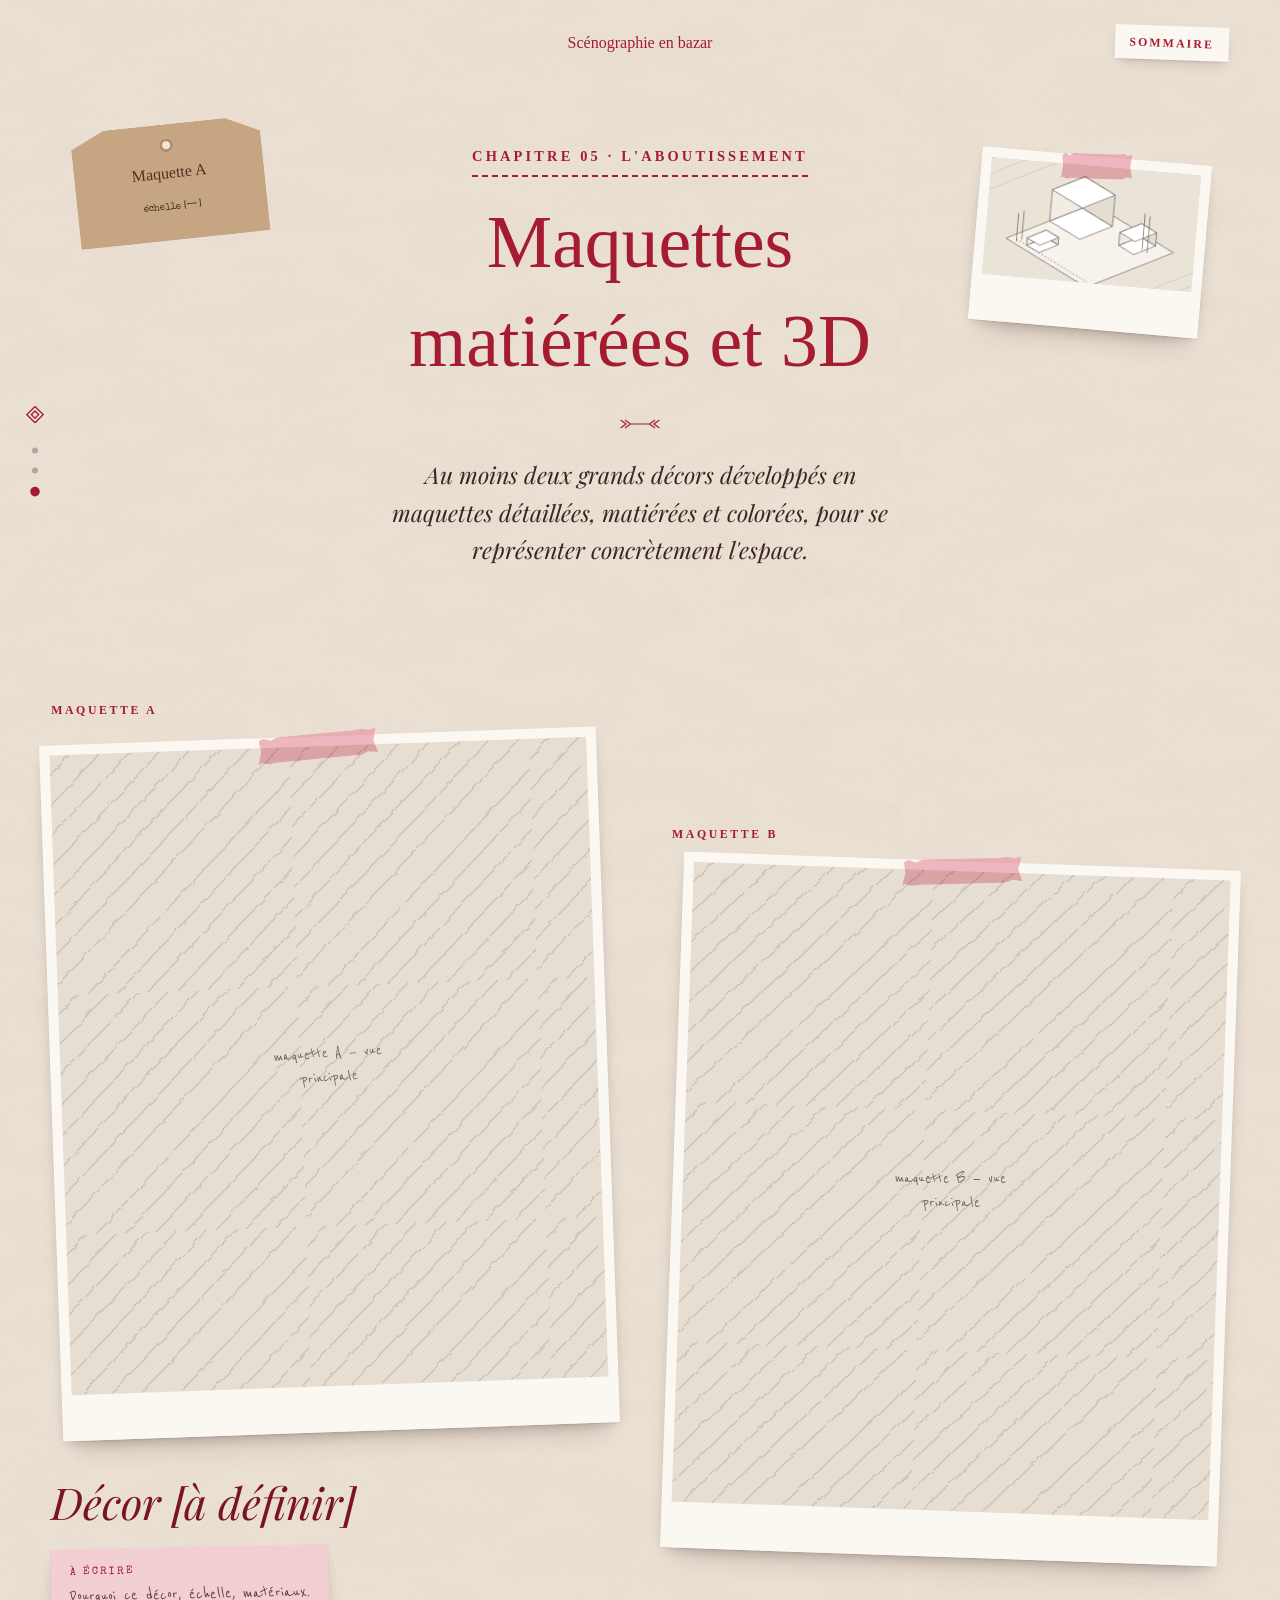
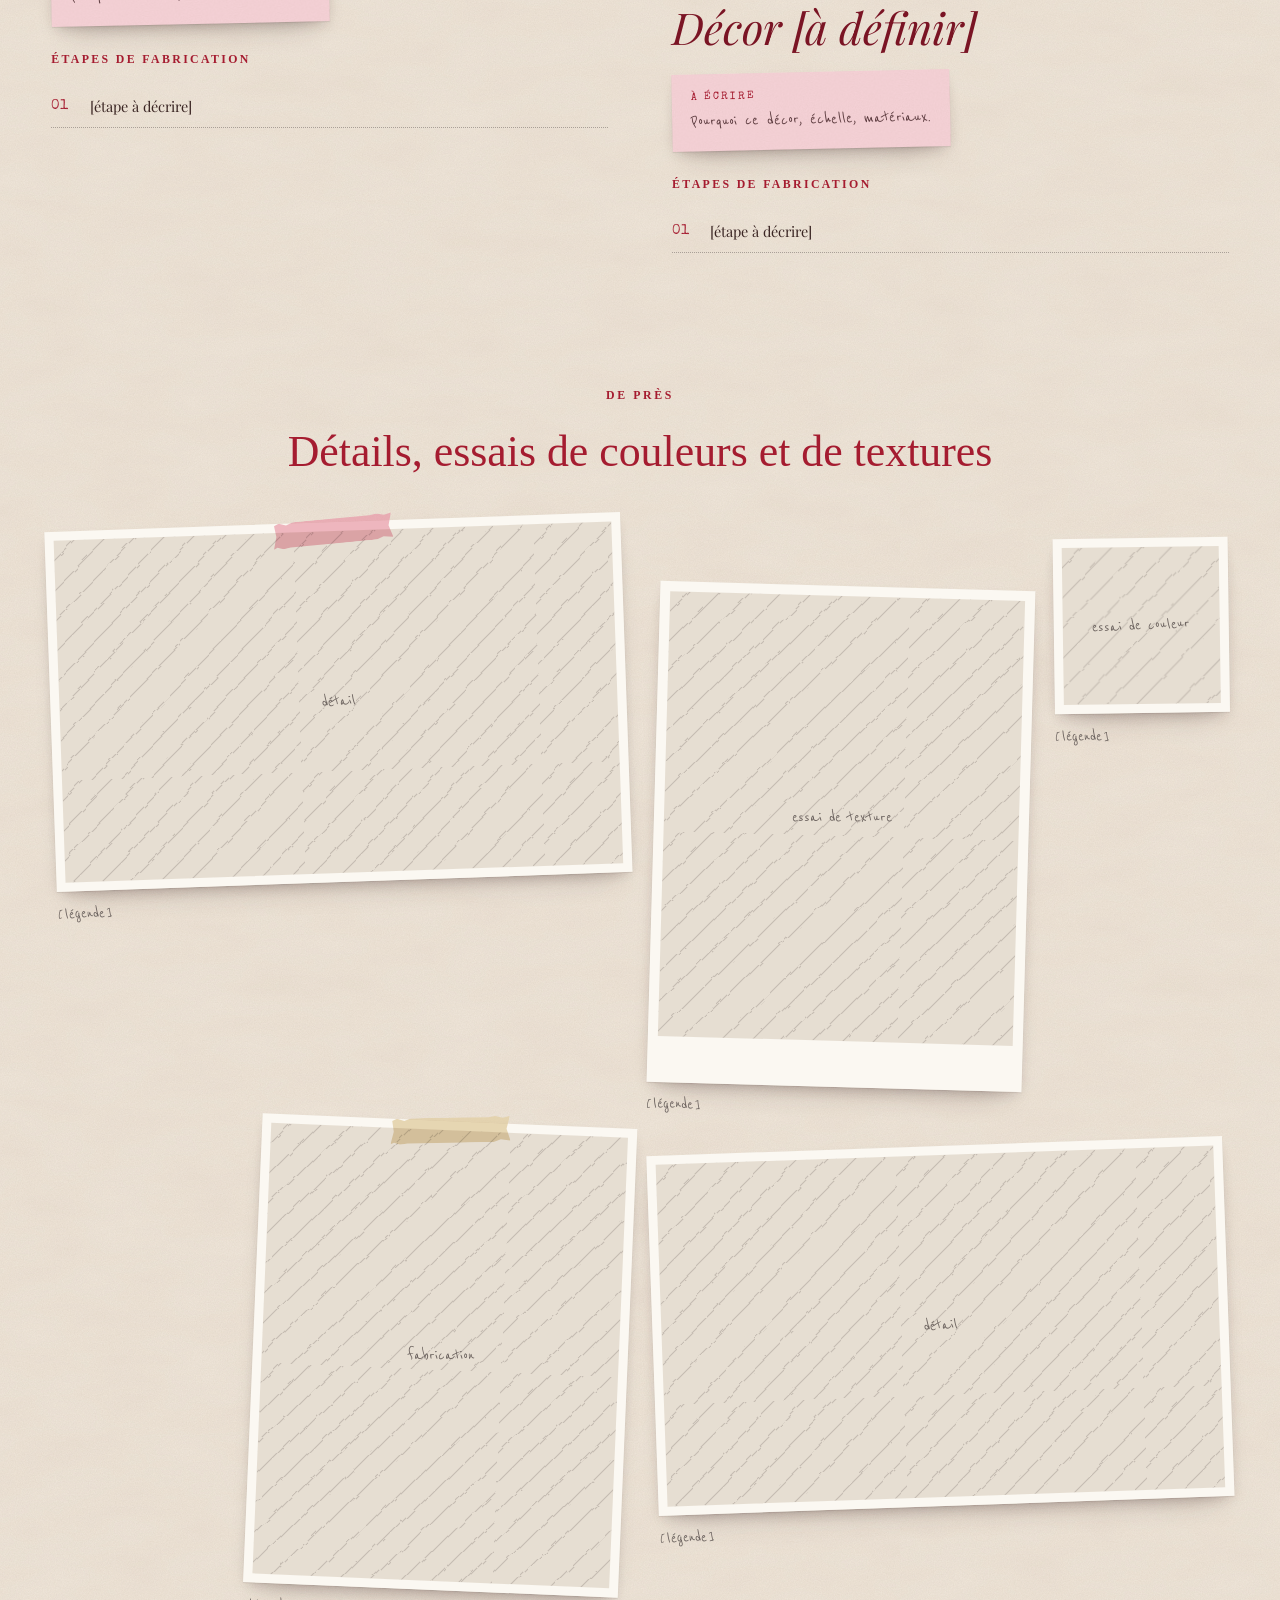
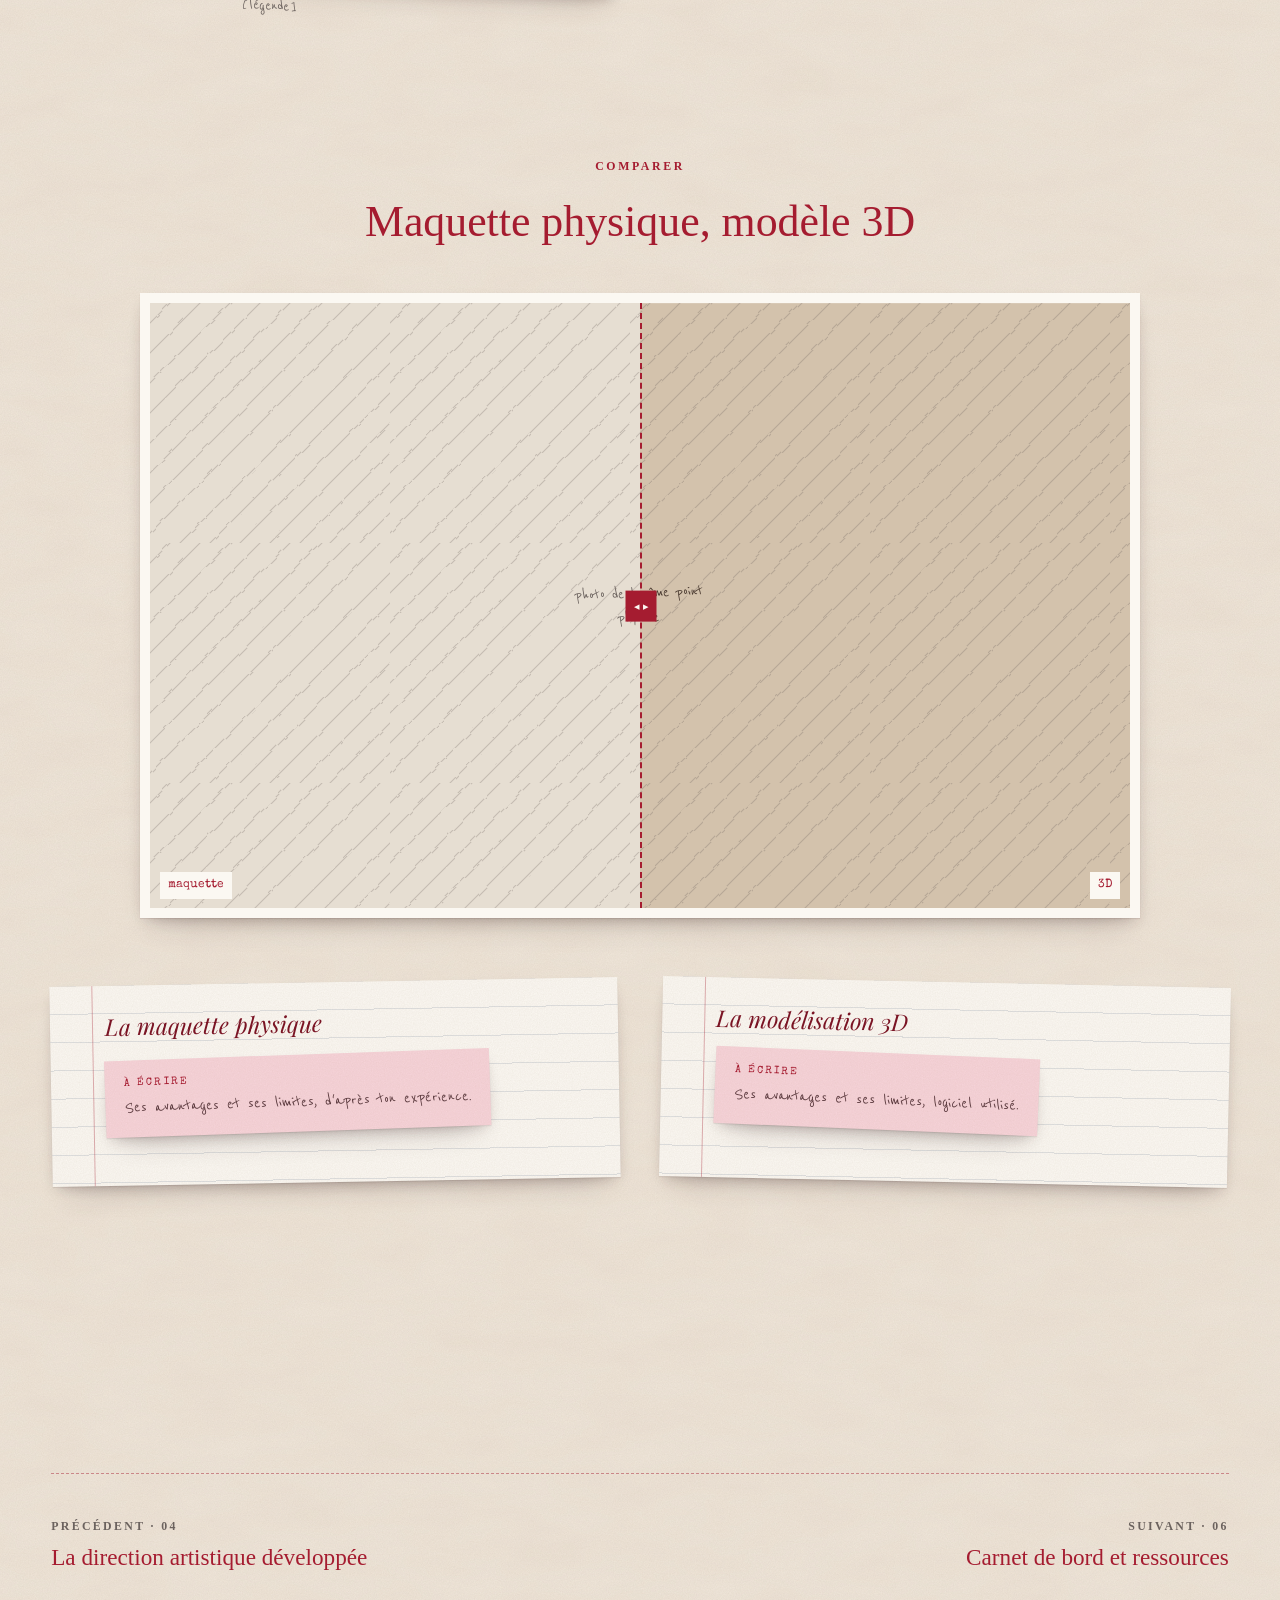
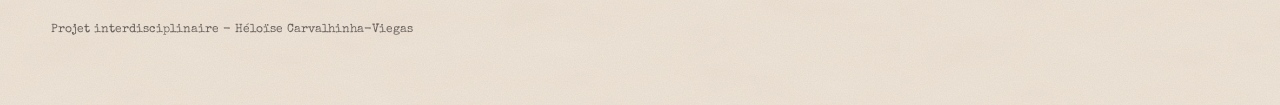
<file: pages/05-maquettes-3d.html>
<!DOCTYPE html>
<html lang="fr">
<head>
  <meta charset="UTF-8">
  <meta name="viewport" content="width=device-width, initial-scale=1">
  <title>05 · Maquettes matiérées et 3D — {titre}</title>
  <link rel="preconnect" href="https://fonts.googleapis.com">
  <link rel="preconnect" href="https://fonts.gstatic.com" crossorigin>
  <link href="https://fonts.googleapis.com/css2?family=Homemade+Apple&family=Playfair+Display:ital,wght@0,400;0,700;1,400;1,700&family=Reenie+Beanie&family=Special+Elite&display=swap" rel="stylesheet">
  <link rel="stylesheet" href="../css/style.css?v=20261111-6">
</head>

<!-- data-racine=".." : cette page est dans le dossier pages/ -->
<body data-racine=".." data-page="05">
  <a class="lien-evitement" href="#contenu">Aller au contenu</a>
  <header data-entete></header>

  <main id="contenu" class="page conteneur">

    <!-- ======================== OUVERTURE DU CHAPITRE ======================== -->
    <header class="chapitre">
      <figure class="chapitre__objet" style="--x: 2%; --y: 3rem; --w: 190px; --r: -6deg;">
        <div class="papier papier--kraft etiquette-kraft" style="padding-top:2.2rem;"><span class="plume" style="display:block; font-size:1rem;">Maquette A</span><span class="machine" style="font-size:.6rem;">échelle [—]</span></div>
      </figure>
      <figure class="chapitre__objet" style="--xd: 2%; --y: 5rem; --w: 230px; --r: 5deg;">
        <div class="emplacement emplacement--polaroid scotch" style="padding:0;"><img src="../images/dessins/maquette-iso.svg" alt="" style="width:100%; height:100%; object-fit:cover;"></div>
      </figure>
      <span class="etiquette etiquette--cousue">Chapitre 05 · l'aboutissement</span>
      <h1>Maquettes matiérées et 3D</h1>
      <span class="ornement" aria-hidden="true"></span>
      <p class="chapeau">Au moins deux grands décors développés en maquettes détaillées, matiérées et colorées, pour se représenter concrètement l'espace.</p>
    </header>


    <section class="section" id="decors" data-nom="Les deux décors">
      <div class="duo">
        <article style="margin-top: 0;">
          <span class="etiquette etiquette--petite">Maquette A</span>
          <figure class="incline" style="--r: -2deg;">
            <div class="emplacement emplacement--polaroid scotch" style="--ratio: 4/5;"><span>maquette A — vue principale</span></div>
          </figure>
          <h3 style="font-size: var(--t-xl);">Décor [à définir]</h3>
          <p class="post-it"><span class="post-it__mention">À écrire</span>Pourquoi ce décor, échelle, matériaux.</p>
          <h4>Étapes de fabrication</h4>
          <!-- Un <li>…</li> par étape : elles se numérotent seules -->
          <ol class="fabrication"><li>[étape à décrire]</li></ol>
        </article>
        <article style="margin-top: var(--e-6);">
          <span class="etiquette etiquette--petite">Maquette B</span>
          <figure class="incline" style="--r: 2deg;">
            <div class="emplacement emplacement--polaroid scotch" style="--ratio: 4/5;"><span>maquette B — vue principale</span></div>
          </figure>
          <h3 style="font-size: var(--t-xl);">Décor [à définir]</h3>
          <p class="post-it"><span class="post-it__mention">À écrire</span>Pourquoi ce décor, échelle, matériaux.</p>
          <h4>Étapes de fabrication</h4>
          <!-- Un <li>…</li> par étape : elles se numérotent seules -->
          <ol class="fabrication"><li>[étape à décrire]</li></ol>
        </article>
      </div>
    </section>

    <section class="section" id="details" data-nom="Détails et essais">
      <div class="section__tete">
        <span class="etiquette etiquette--petite">de près</span>
        <h2>Détails, essais de couleurs et de textures</h2>
      </div>
      <div class="galerie-mosaique" data-galerie>
        <figure><div class="emplacement scotch" style="--ratio: 16/10;"><span>détail</span></div><figcaption>[légende]</figcaption></figure>
        <figure><div class="emplacement emplacement--polaroid" style="--ratio: 3/4;"><span>essai de texture</span></div><figcaption>[légende]</figcaption></figure>
        <figure><div class="emplacement" style="--ratio: 1;"><span>essai de couleur</span></div><figcaption>[légende]</figcaption></figure>
        <figure><div class="emplacement scotch scotch--beige" style="--ratio: 4/5;"><span>fabrication</span></div><figcaption>[légende]</figcaption></figure>
        <figure><div class="emplacement" style="--ratio: 16/10;"><span>détail</span></div><figcaption>[légende]</figcaption></figure>
      </div>
    </section>

    <!-- Comparaison : glisser pour comparer. Remplacer chaque emplacement par une <img> -->
    <section class="section" id="comparaison" data-nom="Maquette ou 3D">
      <div class="section__tete">
        <span class="etiquette etiquette--petite">comparer</span>
        <h2>Maquette physique, modèle 3D</h2>
      </div>
      <div class="comparaison large incline" style="--r: -.5deg; max-width: 1000px;">
        <div class="comparaison__a"><div class="emplacement"><span>photo de la maquette physique</span></div></div>
        <div class="comparaison__b"><div class="emplacement emplacement--sombre"><span>rendu 3D, même point de vue</span></div></div>
        <span class="comparaison__poignee" aria-hidden="true"></span>
        <span class="comparaison__etiquette comparaison__etiquette--a">maquette</span>
        <span class="comparaison__etiquette comparaison__etiquette--b">3D</span>
        <input type="range" min="0" max="100" value="50" aria-label="Comparer la maquette et le rendu 3D">
      </div>
      <div class="tableau-comparatif">
        <div class="papier papier--ligne incline" style="--r: -1deg;"><h3 style="margin-top:0;">La maquette physique</h3><p class="post-it"><span class="post-it__mention">À écrire</span>Ses avantages et ses limites, d'après ton expérience.</p></div>
        <div class="papier papier--ligne incline" style="--r: 1.2deg;"><h3 style="margin-top:0;">La modélisation 3D</h3><p class="post-it"><span class="post-it__mention">À écrire</span>Ses avantages et ses limites, logiciel utilisé.</p></div>
      </div>
    </section>

  </main>

  <footer data-pied></footer>
  <script src="../js/script.js?v=20261111-6"></script>
</body>
</html>
</file>
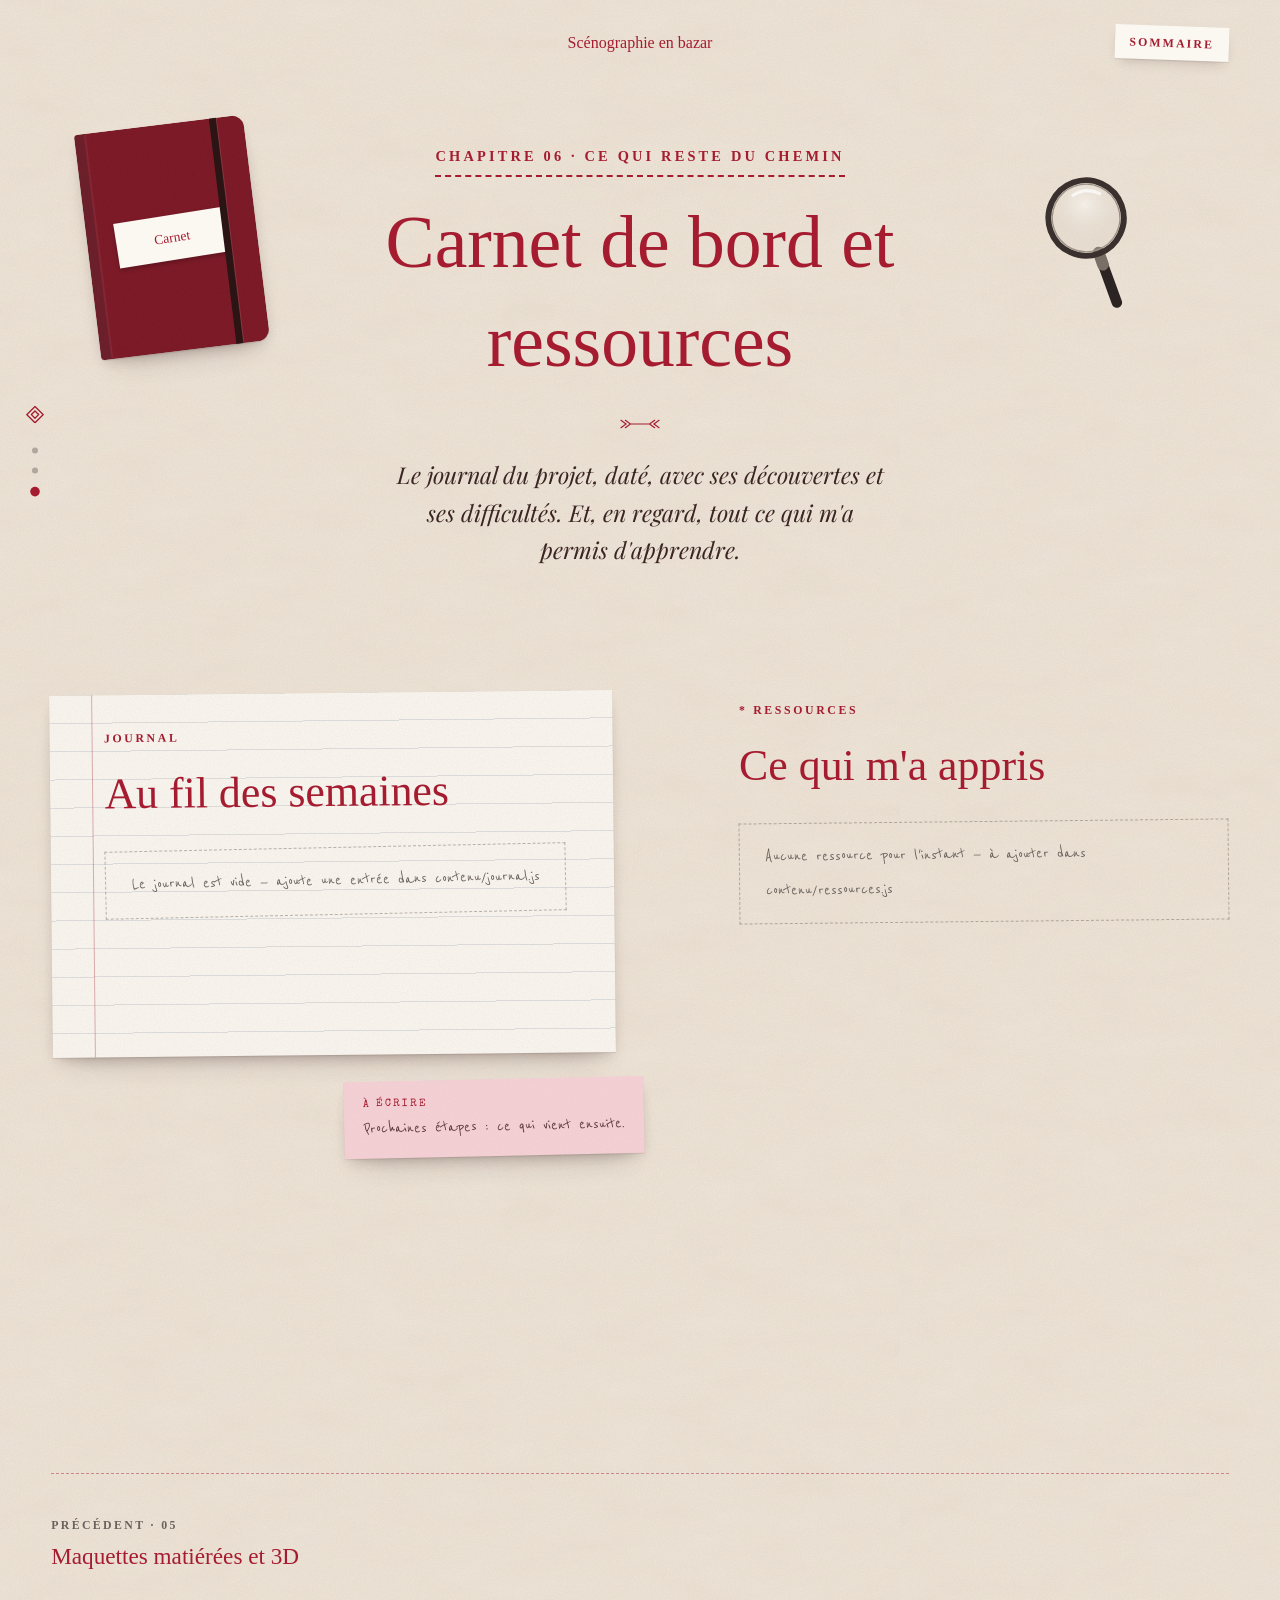
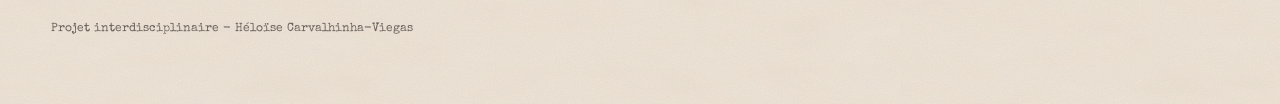
<file: pages/06-carnet.html>
<!DOCTYPE html>
<html lang="fr">
<head>
  <meta charset="UTF-8">
  <meta name="viewport" content="width=device-width, initial-scale=1">
  <title>06 · Carnet de bord et ressources — {titre}</title>
  <link rel="preconnect" href="https://fonts.googleapis.com">
  <link rel="preconnect" href="https://fonts.gstatic.com" crossorigin>
  <link href="https://fonts.googleapis.com/css2?family=Homemade+Apple&family=Playfair+Display:ital,wght@0,400;0,700;1,400;1,700&family=Reenie+Beanie&family=Special+Elite&display=swap" rel="stylesheet">
  <link rel="stylesheet" href="../css/style.css?v=20261111-6">
</head>

<!-- data-racine=".." : cette page est dans le dossier pages/ -->
<body data-racine=".." data-page="06">
  <a class="lien-evitement" href="#contenu">Aller au contenu</a>
  <header data-entete></header>

  <main id="contenu" class="page conteneur">

    <!-- ======================== OUVERTURE DU CHAPITRE ======================== -->
    <header class="chapitre">
      <figure class="chapitre__objet" style="--x: 3%; --y: 3rem; --w: 170px; --r: -7deg;">
        <div class="carnet-couv"><div class="carnet-couv__etiquette"><span class="plume" style="font-size:.85rem;">Carnet</span></div></div>
      </figure>
      <img class="chapitre__objet" src="../images/dessins/loupe.svg" alt="" style="--xd: 6%; --y: 6rem; --w: 130px; --r: 25deg;">
      <span class="etiquette etiquette--cousue">Chapitre 06 · ce qui reste du chemin</span>
      <h1>Carnet de bord et ressources</h1>
      <span class="ornement" aria-hidden="true"></span>
      <p class="chapeau">Le journal du projet, daté, avec ses découvertes et ses difficultés. Et, en regard, tout ce qui m'a permis d'apprendre.</p>
    </header>


    <div class="carnet-grille">
      <!-- Journal : se remplit depuis contenu/journal.js -->
      <section class="section papier papier--ligne incline" id="journal" data-nom="Journal" style="--r: -.6deg;">
        <span class="etiquette etiquette--petite">Journal</span>
        <h2>Au fil des semaines</h2>
        <div data-liste="journal"></div>
      </section>

      <!-- Ressources (« l'astérisque ») : se remplissent depuis contenu/ressources.js -->
      <section class="section" id="ressources" data-nom="Ressources">
        <span class="etiquette etiquette--petite">* Ressources</span>
        <h2>Ce qui m'a appris</h2>
        <div data-liste="ressources"></div>
      </section>
    </div>

    <section class="section" id="prochaines-etapes" data-nom="Prochaines étapes">
      <div class="colonne"><p class="post-it"><span class="post-it__mention">À écrire</span>Prochaines étapes : ce qui vient ensuite.</p></div>
    </section>

  </main>

  <footer data-pied></footer>
  <script src="../contenu/journal.js?v=20261111-2"></script>
  <script src="../contenu/ressources.js?v=20261111-2"></script>
  <script src="../js/script.js?v=20261111-6"></script>
</body>
</html>
</file>
<file: css/style.css>
/* =====================================================================
   FEUILLE DE STYLE — « carnet de scénographe »
   ---------------------------------------------------------------------
   1. RÉGLAGES : couleurs, polices, tailles  ← c'est ici qu'on ajuste
   2. Le papier et les bases
   3. En-tête, menu, progression, pied de page
   4. Les objets du carnet (papiers, photos, scotch, tampons…)
   5. Typographie du carnet (étiquettes, plume, crayon, machine)
   6. Galeries, visionneuse, listes
   7. Accueil : le bureau
   8. Pages intérieures
   9. Téléphone et tablette
   ===================================================================== */


/* =====================================================================
   1. RÉGLAGES
   ===================================================================== */
:root {
  /* --- Papiers ------------------------------------------------------ */
  --papier:        #EFE6DA;  /* le fond : papier ancien, chaud           */
  --papier-clair:  #FBF8F2;  /* feuilles posées dessus (lettres, fiches) */
  --papier-calque: #F4F1EA;  /* papier millimétré des plans              */
  --kraft:         #C9A784;  /* étiquettes, enveloppes                   */
  --post-it:       #F7D3D9;  /* notes roses (textes à écrire)            */

  /* --- Encres ------------------------------------------------------- */
  --crimson:       #A51C30;  /* encre principale = le crimson officiel de Harvard */
  --crimson-sec:   #7A1424;  /* encre séchée : survols, carnet            */
  --encre:         #3A2523;  /* texte courant : brun d'encre             */
  --crayon:        #6B625E;  /* graphite : annotations, légendes          */

  /* --- Roses (Legally Blonde) --------------------------------------- */
  --rose:          #E7839B;  /* rose « Elle » adouci : scotch, accents    */
  --surligneur:    #F59BB8;  /* surligneur rose (toujours en transparence) */

    /* --- Polices ------------------------------------------------------
      Pour changer : modifier ici ET le lien Google Fonts de chaque page. */
  --plume:   "Homemade Apple", "Brush Script MT", cursive;    /* grands titres manuscrits */
    --capitales: Georgia, "Times New Roman", serif;             /* petites capitales, menu */
    --texte:   "Playfair Display", "Baskerville", Georgia, serif; /* texte courant */
  --machine: "Special Elite", "Courier New", monospace;      /* dates, fiches, tampons */
    --crayon-police: "Reenie Beanie", "Bradley Hand", cursive; /* annotations */

  /* --- Tailles ------------------------------------------------------ */
  --t-xs: .74rem;
  --t-s:  .9rem;
  --t-m:  1.06rem;
  --t-l:  clamp(1.2rem, 1.05rem + .5vw, 1.45rem);
  --t-xl: clamp(1.8rem, 1.3rem + 1.8vw, 2.8rem);
  --t-xxl: clamp(2.4rem, 1.4rem + 4vw, 5rem);

  /* --- Espaces ------------------------------------------------------ */
  --e-1: .5rem;  --e-2: 1rem;  --e-3: 1.6rem;  --e-4: 2.6rem;  --e-5: 4rem;
  --e-6: clamp(5rem, 3rem + 6vw, 8.5rem);
  --marge: clamp(1.1rem, .4rem + 3.5vw, 4rem);
  --colonne: 37rem;          /* largeur de la colonne de lecture */

  /* --- Ombre de papier posé (une seule, réutilisée partout) --------- */
  --ombre: 0 1px 1px rgba(58,37,35,.10), 0 6px 14px -6px rgba(58,37,35,.28), 0 18px 30px -18px rgba(58,37,35,.30);
  --ombre-haute: 0 2px 2px rgba(58,37,35,.10), 0 14px 24px -8px rgba(58,37,35,.30), 0 30px 50px -24px rgba(58,37,35,.35);
}


/* =====================================================================
   2. LE PAPIER ET LES BASES
   ===================================================================== */
*, *::before, *::after { box-sizing: border-box; }
html { scroll-behavior: smooth; -webkit-text-size-adjust: 100%; }

body {
  margin: 0;
  color: var(--encre);
  font-family: var(--texte);
  font-size: var(--t-m);
  line-height: 1.75;
  background-color: var(--papier);
  /* grain + fibres + léger vignettage : la texture du papier */
  background-image:
    url("../images/dessins/grain.svg"),
    url("../images/dessins/fibres.svg");
  -webkit-font-smoothing: antialiased;
  overflow-x: hidden;
}

img { max-width: 100%; height: auto; display: block; }

a { color: var(--crimson); text-decoration: underline; text-decoration-thickness: 1px; text-underline-offset: .22em; }
a:hover { color: var(--crimson-sec); text-decoration-style: wavy; }
:focus-visible { outline: 2px dashed var(--crimson); outline-offset: 4px; }
::selection { background: var(--surligneur); color: var(--encre); }

h1, h2 { font-family: var(--plume); font-weight: 400; color: var(--crimson); line-height: 1.35; margin: 0 0 var(--e-3); }
h1 { font-size: var(--t-xxl); }
h2 { font-size: var(--t-xl); }
h3 { font-family: var(--texte); font-style: italic; font-weight: 400; font-size: var(--t-l); color: var(--crimson-sec); margin: var(--e-4) 0 var(--e-1); line-height: 1.3; }
h4 { font-family: var(--capitales); font-weight: 600; font-size: var(--t-xs); text-transform: uppercase; letter-spacing: .2em; color: var(--crimson); margin: var(--e-3) 0 var(--e-1); }
p { margin: 0 0 var(--e-2); }
code { font-family: var(--machine); font-size: .9em; }

.lien-evitement { position: absolute; left: -999px; top: 0; background: var(--crimson); color: var(--papier-clair); padding: .5rem 1rem; z-index: 200; }
.lien-evitement:focus { left: 1rem; top: 1rem; }

.conteneur { width: 100%; max-width: 1380px; margin-inline: auto; padding-inline: var(--marge); }


/* =====================================================================
   3. EN-TÊTE, MENU, PROGRESSION, PIED DE PAGE
   (écrits automatiquement par js/script.js)
   ===================================================================== */
.entete { position: relative; z-index: 60; }
.entete__ligne {
  display: grid; grid-template-columns: minmax(0, 1fr) auto minmax(0, 1fr); align-items: center; gap: var(--e-3);
  padding-block: var(--e-3) var(--e-2);
}
.menu { display: flex; gap: .3rem; list-style: none; margin: 0; padding: 0; }
.menu--gauche { justify-content: flex-start; }
.menu--droite { justify-content: flex-end; }
.menu a {
  font-family: var(--capitales); font-weight: 600; font-size: var(--t-xs);
  font-size: .68rem; text-transform: uppercase; letter-spacing: .025em;
  color: var(--encre); text-decoration: none; white-space: nowrap;
  padding-bottom: .3rem; border-bottom: 1.5px dashed transparent;
}
.menu a .num { font-family: var(--machine); font-weight: 400; color: var(--crimson); margin-right: .35em; letter-spacing: 0; }
.menu a:hover { color: var(--crimson); }
.menu a[aria-current="page"] { color: var(--crimson); border-bottom-color: var(--crimson); }

.entete__titre {
  font-family: var(--plume); font-size: 1rem;
  color: var(--crimson); text-decoration: none; text-align: center; line-height: 1.6;
  justify-self: center; padding-inline: .1rem; white-space: nowrap;
}
.entete__titre:hover { text-decoration: none; color: var(--crimson-sec); }

.bouton-menu {
  display: none; justify-self: end;
  font-family: var(--capitales); font-weight: 600; font-size: var(--t-xs); letter-spacing: .18em; text-transform: uppercase;
  background: var(--papier-clair); color: var(--crimson); border: 0; padding: .6rem .9rem; cursor: pointer;
  box-shadow: var(--ombre); transform: rotate(2deg);
}
/* menu plein écran (téléphone) : une feuille de carnet */
.menu-mobile {
  position: fixed; inset: 0; z-index: 90; overflow-y: auto;
  background: var(--papier-clair) url("../images/dessins/grain.svg");
  padding: 5.5rem var(--marge) var(--e-5);
  background-image: url("../images/dessins/grain.svg"), repeating-linear-gradient(transparent 0 47px, rgba(165,28,48,.13) 47px 48px);
  transform: translateY(-102%); visibility: hidden; transition: transform .45s cubic-bezier(.7,0,.2,1), visibility .45s;
}
.menu-ouvert .menu-mobile { transform: none; visibility: visible; }
.menu-mobile ol { list-style: none; margin: 0; padding: 0; }
.menu-mobile a { display: flex; gap: 1rem; align-items: baseline; padding: .55rem 0; text-decoration: none; color: var(--encre); font-family: var(--texte); font-style: italic; font-size: 1.45rem; line-height: 1.6; }
.menu-mobile a .num { font-family: var(--machine); font-style: normal; font-size: var(--t-s); color: var(--crimson); }
.menu-mobile a[aria-current="page"] { color: var(--crimson); }
.menu-mobile__fermer { position: absolute; top: 1.4rem; right: var(--marge); }

/* Progression verticale à gauche (losange + points) */
.progression {
  position: fixed; left: clamp(.8rem, 2vw, 2.2rem); top: 50%; transform: translateY(-50%);
  z-index: 40; display: flex; flex-direction: column; align-items: center; gap: .9rem;
}
.progression a { position: relative; display: block; text-decoration: none; }
.progression__losange { display: block; width: 18px; height: 18px; background: var(--crimson); mask: url("../images/dessins/losange.svg") center / contain no-repeat; -webkit-mask: url("../images/dessins/losange.svg") center / contain no-repeat; margin-bottom: .6rem; }
.progression__point { display: block; width: 6px; height: 6px; border-radius: 50%; background: var(--crayon); opacity: .45; transition: transform .25s, opacity .25s, background .25s; }
.progression a.actif .progression__point { background: var(--crimson); opacity: 1; transform: scale(1.6); }
.progression__nom {
  position: absolute; left: 1.4rem; top: 50%; transform: translate(-6px, -50%); opacity: 0; pointer-events: none;
  font-family: var(--capitales); font-size: .66rem; font-weight: 600; letter-spacing: .16em; text-transform: uppercase; white-space: nowrap; color: var(--crimson);
  transition: opacity .2s, transform .2s;
}
.progression a:hover .progression__nom, .progression a:focus-visible .progression__nom { opacity: 1; transform: translate(0, -50%); }

/* Chapitre précédent / suivant */
.suite { display: flex; justify-content: space-between; gap: var(--e-4); margin-top: var(--e-6); padding-top: var(--e-4); border-top: 1.5px dashed rgba(165,28,48,.45); }
.suite a { text-decoration: none; max-width: 48%; }
.suite a:last-child { text-align: right; margin-left: auto; }
.suite .sens { display: block; font-family: var(--capitales); font-weight: 600; font-size: var(--t-xs); letter-spacing: .2em; text-transform: uppercase; color: var(--crayon); }
.suite .titre { display: block; font-family: var(--plume); font-size: var(--t-l); line-height: 1.8; color: var(--crimson); }
.suite a:hover .titre { color: var(--crimson-sec); }
.pied { display: flex; flex-wrap: wrap; justify-content: space-between; gap: var(--e-2); padding-block: var(--e-4) var(--e-5); font-family: var(--machine); font-size: var(--t-xs); color: var(--crayon); }
.pied a { color: var(--crayon); }

@media (max-width: 1400px) {
  .entete__ligne { grid-template-columns: minmax(0, 1fr) auto minmax(0, 1fr); }
  .entete__ligne > nav { display: none; }
  .entete__titre { grid-column: 2; max-width: calc(100vw - 9rem); }
  .bouton-menu { display: inline-block; grid-column: 3; }
}


/* =====================================================================
   4. LES OBJETS DU CARNET
   ===================================================================== */
/* Rotation : chaque objet peut recevoir style="--r: -3deg" */
.incline { transform: rotate(var(--r, -1.5deg)); }

/* --- Feuilles ----------------------------------------------------- */
.papier {
  position: relative;
  background: var(--papier-clair) url("../images/dessins/grain.svg");
  box-shadow: var(--ombre);
  padding: var(--e-3);
}
.papier--ligne {   /* papier ligné, marge rouge */
  background-image:
    url("../images/dessins/grain.svg"),
    linear-gradient(90deg, transparent 2.6rem, rgba(165,28,48,.35) 2.6rem 2.7rem, transparent 2.7rem),
    repeating-linear-gradient(transparent 0 1.7rem, rgba(90,110,140,.18) 1.7rem calc(1.7rem + 1px));
  padding-left: 3.4rem;
}
.papier--quadrille {  /* papier millimétré pour les plans */
  background-color: var(--papier-calque);
  background-image:
    url("../images/dessins/grain.svg"),
    linear-gradient(rgba(165,28,48,.14) 1px, transparent 1px),
    linear-gradient(90deg, rgba(165,28,48,.14) 1px, transparent 1px),
    linear-gradient(rgba(165,28,48,.06) 1px, transparent 1px),
    linear-gradient(90deg, rgba(165,28,48,.06) 1px, transparent 1px);
  background-size: auto, 40px 40px, 40px 40px, 8px 8px, 8px 8px;
}
.papier--kraft { background-color: var(--kraft); background-image: url("../images/dessins/grain.svg"), url("../images/dessins/fibres.svg"); color: #3b2a1c; }
.papier--rose  { background-color: var(--post-it); }

/* bord déchiré en bas */
.dechire {
  -webkit-mask: linear-gradient(#000, #000) top / 100% calc(100% - 12px) no-repeat, url("../images/dessins/dechirure.svg") bottom / 100% 13px no-repeat;
          mask: linear-gradient(#000, #000) top / 100% calc(100% - 12px) no-repeat, url("../images/dessins/dechirure.svg") bottom / 100% 13px no-repeat;
  padding-bottom: calc(var(--e-3) + 10px);
  box-shadow: none; filter: drop-shadow(0 6px 8px rgba(58,37,35,.22));
}

/* --- Scotch ------------------------------------------------------- */
.scotch { position: relative; }
.scotch::before {
  content: ""; position: absolute; z-index: 3; top: -13px; left: 50%;
  width: clamp(70px, 34%, 120px); height: 26px;
  transform: translateX(-50%) rotate(var(--rs, -4deg));
  background: color-mix(in srgb, var(--rose) 55%, transparent);
  clip-path: polygon(2% 8%, 6% 0, 12% 10%, 18% 0, 82% 4%, 88% 0, 94% 8%, 100% 2%, 97% 50%, 100% 96%, 92% 90%, 86% 100%, 14% 96%, 8% 100%, 3% 92%, 0 98%, 3% 50%);
  mix-blend-mode: multiply;
}
.scotch--beige::before { background: rgba(225, 205, 160, .7); }
.scotch--coin::before { top: -8px; left: -16px; transform: rotate(-38deg); width: 90px; }

/* --- Photos (emplacements d'images à venir) ------------------------
   Une photo tirée sur papier, hachurée au crayon tant qu'elle manque. */
.emplacement {
  position: relative; display: flex; align-items: center; justify-content: center;
  aspect-ratio: var(--ratio, 4 / 3);
  background: #E6DED2 url("../images/dessins/hachures.svg");
  border: 9px solid var(--papier-clair);
  box-shadow: var(--ombre);
  font-family: var(--crayon-police); font-size: 1.15rem; line-height: 1.3; color: var(--crayon); text-align: center;
  padding: var(--e-2);
}
.emplacement span { max-width: 22ch; transform: rotate(-2deg); }
.emplacement--polaroid { border-width: 10px 10px 46px; }
.emplacement--sombre { background-color: #D3C2AC; color: #4a3a30; }
/* photo réelle posée dans le carnet */
.photo { border: 9px solid var(--papier-clair); box-shadow: var(--ombre); background: var(--papier-clair); }
.photo--polaroid { border-width: 10px 10px 46px; }

/* --- Légendes ----------------------------------------------------- */
figure { margin: 0; }
figcaption, .legende {
  font-family: var(--crayon-police); font-size: 1.12rem; line-height: 1.35; color: var(--crayon);
  margin-top: .6rem;
}
figcaption .num, .legende .num { font-family: var(--machine); font-size: var(--t-xs); color: var(--crimson); margin-right: .5em; }

/* Image cliquable */
.zoom { display: block; cursor: zoom-in; }
.zoom img { transition: transform .3s; }
.zoom:hover img { transform: scale(1.01); }

/* --- TAMPONS (statuts) -------------------------------------------- */
.statut {
  display: inline-block;
  font-family: var(--machine); font-size: .72rem; text-transform: uppercase; letter-spacing: .14em; line-height: 1;
  color: var(--crayon); border: 2px solid currentColor; border-radius: 3px;
  padding: .38rem .55rem .32rem;
  transform: rotate(var(--rt, -4deg));
  -webkit-mask: url("../images/dessins/usure.svg"); mask: url("../images/dessins/usure.svg");
  opacity: .9; white-space: nowrap;
}
.statut--en-cours  { color: var(--crimson); }
.statut--valider   { color: #B0662B; border-style: dashed; }
.statut--retenu    { color: var(--crimson-sec); border-width: 3px; }
.statut--realise   { color: #2F5D50; border-width: 3px; }
.statut--non-produit { color: var(--crayon); border-style: dotted; text-decoration: line-through; }

/* --- TEXTE À ÉCRIRE : un post-it rose ------------------------------
   .a-ecrire = post-it avec la mention « À ÉCRIRE » (texte pas encore rédigé)
   .post-it  = le même post-it rose, SANS la mention (texte terminé)        */
.a-ecrire, .post-it {
  position: relative; display: block; width: fit-content; max-width: 30rem;
  background: var(--post-it) url("../images/dessins/grain.svg");
  box-shadow: var(--ombre);
  font-family: var(--crayon-police); font-size: 1.2rem; line-height: 1.4; color: #5b3a3e;
  padding: 1.6rem 1.2rem 1rem;
  margin: var(--e-2) 0 var(--e-3);
  transform: rotate(var(--r, -1.2deg));
}
.a-ecrire::before {
  content: "À ÉCRIRE"; position: absolute; top: .5rem; left: 1.2rem;
  font-family: var(--machine); font-size: .66rem; letter-spacing: .2em; color: var(--crimson);
}
.a-ecrire:nth-of-type(2n), .post-it:nth-of-type(2n) { --r: 1deg; }
.post-it { padding-top: 1rem; } /* pas de mention en haut : moins d'espace */
/* Petite mention modifiable en haut d'un post-it (même look que « À ÉCRIRE ») :
   <p class="post-it"><span class="post-it__mention">Ma mention</span>Mon texte</p> */
.post-it__mention {
  display: block; margin-bottom: .2rem;
  font-family: var(--machine); font-size: .66rem; letter-spacing: .2em; text-transform: uppercase; color: var(--crimson);
}

/* --- Ligne de cote (comme sur un plan) ------------------------------ */
.cote { display: flex; align-items: center; gap: .8rem; font-family: var(--machine); font-size: var(--t-xs); color: var(--crimson); margin-block: var(--e-4); }
.cote::before, .cote::after { content: ""; flex: 1; height: 10px; border-top: 1px solid currentColor; transform: translateY(5px); }
.cote::before { border-left: 1px solid currentColor; }
.cote::after  { border-right: 1px solid currentColor; }

/* --- Ornements dessinés ------------------------------------------- */
.ornement, .souligne, .fleche { display: block; background: currentColor; -webkit-mask: var(--m) center / contain no-repeat; mask: var(--m) center / contain no-repeat; }
.ornement { --m: url("../images/dessins/ornement.svg"); width: 44px; height: 14px; margin: var(--e-3) auto; color: var(--crimson); }
.souligne { --m: url("../images/dessins/souligne.svg"); width: min(260px, 70%); height: 20px; margin: -.6rem auto var(--e-2); color: var(--crimson); }
.fleche { --m: url("../images/dessins/fleche-courbe.svg"); width: 80px; height: 44px; color: var(--crayon); }
.fleche--boucle { --m: url("../images/dessins/fleche-boucle.svg"); width: 90px; height: 52px; }
.fleche--bas { --m: url("../images/dessins/fleche-bas.svg"); width: 34px; height: 62px; }
.fleche--miroir { transform: scaleX(-1); }

/* --- Point de couture (en écho aux lettrages brodés) --------------- */
.couture { border: 0; border-top: 2px dashed rgba(165,28,48,.5); margin: var(--e-5) auto; width: 60%; }


/* =====================================================================
   5. TYPOGRAPHIE DU CARNET
   ===================================================================== */
/* Petite capitale en encre (ex. « CHAPITRE 01 ») */
.etiquette {
  display: inline-block;
  font-family: var(--capitales); font-weight: 700; font-size: var(--t-s);
  text-transform: uppercase; letter-spacing: .22em; color: var(--crimson);
  margin-bottom: var(--e-2);
}
.etiquette--cousue { padding-bottom: .35rem; border-bottom: 2px dashed currentColor; }
.etiquette--petite { font-size: var(--t-xs); font-weight: 600; }
.plume { font-family: var(--plume); color: var(--crimson); }
.note-crayon { font-family: var(--crayon-police); font-size: 1.35rem; line-height: 1.25; color: var(--crayon); }
.note-crayon--encre { color: var(--crimson); }
.machine { font-family: var(--machine); letter-spacing: .02em; }
.surligne { background: linear-gradient(transparent 35%, color-mix(in srgb, var(--surligneur) 70%, transparent) 35% 88%, transparent 88%); padding-inline: .15em; }

.chapeau { font-family: var(--texte); font-style: italic; font-size: var(--t-l); line-height: 1.6; color: var(--encre); }

/* Exergue manuscrit */
.exergue { font-family: var(--plume); font-size: var(--t-xl); line-height: 1.55; color: var(--crimson); margin: 0; }


/* =====================================================================
   6. GALERIES, VISIONNEUSE, LISTES
   ===================================================================== */
/* Toutes les galeries : les éléments sont légèrement de travers */
[data-galerie] > :nth-child(4n+1) { --r: -2deg; }
[data-galerie] > :nth-child(4n+2) { --r: 1.6deg; }
[data-galerie] > :nth-child(4n+3) { --r: -.8deg; }
[data-galerie] > :nth-child(4n+4) { --r: 2.4deg; }
[data-galerie] > figure { transform: rotate(var(--r)); }

/* a) planche régulière */
.galerie-grille { display: grid; grid-template-columns: repeat(auto-fill, minmax(min(100%, 200px), 1fr)); gap: var(--e-4) var(--e-3); }
/* b) une grande + petites */
.galerie-principale { display: grid; grid-template-columns: 1.8fr 1fr; gap: var(--e-3); align-items: start; }
.galerie-principale > :first-child { grid-row: span 2; }
/* c) collage libre */
.galerie-mosaique { display: grid; grid-template-columns: repeat(6, 1fr); gap: var(--e-3); align-items: start; }
.galerie-mosaique > :nth-child(5n+1) { grid-column: span 3; }
.galerie-mosaique > :nth-child(5n+2) { grid-column: span 2; margin-top: var(--e-5); }
.galerie-mosaique > :nth-child(5n+3) { grid-column: span 1; margin-top: var(--e-2); }
.galerie-mosaique > :nth-child(5n+4) { grid-column: 2 / span 2; margin-top: calc(var(--e-3) * -1); }
.galerie-mosaique > :nth-child(5n+5) { grid-column: span 3; }
/* d) bande qui défile */
.galerie-bande { display: grid; grid-auto-flow: column; grid-auto-columns: minmax(220px, 28%); gap: var(--e-4); overflow-x: auto; padding: var(--e-3) var(--e-1) var(--e-3); scroll-snap-type: x mandatory; }
.galerie-bande > * { scroll-snap-align: start; }

/* e) comparaison avant / après */
.comparaison { position: relative; overflow: hidden; aspect-ratio: var(--ratio, 16 / 10); border: 10px solid var(--papier-clair); box-shadow: var(--ombre); --position: 50%; }
.comparaison > .comparaison__a, .comparaison > .comparaison__b { position: absolute; inset: 0; }
.comparaison > .comparaison__b { clip-path: inset(0 0 0 var(--position)); }
.comparaison img { width: 100%; height: 100%; object-fit: cover; }
.comparaison .emplacement { height: 100%; aspect-ratio: auto; border: 0; box-shadow: none; }
.comparaison__poignee { position: absolute; top: 0; bottom: 0; left: var(--position); width: 0; border-left: 2px dashed var(--crimson); pointer-events: none; }
.comparaison__poignee::after { content: "◂ ▸"; position: absolute; top: 50%; left: -1px; transform: translate(-50%, -50%); background: var(--crimson); color: var(--papier-clair); font-size: .7rem; padding: .35rem .5rem; white-space: nowrap; }
.comparaison input[type="range"] { position: absolute; inset: 0; width: 100%; height: 100%; opacity: 0; cursor: ew-resize; margin: 0; }
.comparaison__etiquette { position: absolute; bottom: .6rem; z-index: 1; font-family: var(--machine); font-size: var(--t-xs); background: var(--papier-clair); color: var(--crimson); padding: .2rem .5rem; }
.comparaison__etiquette--a { left: .6rem; }
.comparaison__etiquette--b { right: .6rem; }

/* Visionneuse */
.visionneuse { border: 0; padding: 0; margin: 0; width: 100vw; height: 100vh; max-width: none; max-height: none; background: rgba(38, 24, 22, .95); color: var(--papier-clair); }
.visionneuse::backdrop { background: transparent; }
.visionneuse[open] { display: grid; grid-template-rows: auto 1fr auto; }
.visionneuse__haut, .visionneuse__bas { display: flex; justify-content: space-between; align-items: center; gap: var(--e-2); padding: var(--e-2) var(--marge); font-family: var(--machine); font-size: var(--t-xs); }
.visionneuse__image { display: flex; align-items: center; justify-content: center; padding: 0 var(--marge); min-height: 0; }
.visionneuse__image img { max-height: 100%; max-width: 100%; object-fit: contain; border: 8px solid var(--papier-clair); }
.visionneuse button { background: none; border: 1px dashed var(--papier-clair); color: var(--papier-clair); font-family: var(--capitales); font-weight: 600; font-size: var(--t-xs); letter-spacing: .16em; text-transform: uppercase; padding: .5rem .9rem; cursor: pointer; }
.visionneuse button:hover { background: var(--papier-clair); color: var(--encre); }
.visionneuse__legende { font-family: var(--crayon-police); font-size: 1.2rem; max-width: 60ch; text-align: center; }

/* Listes générées */
.vide { font-family: var(--crayon-police); font-size: 1.2rem; color: var(--crayon); border: 1.5px dashed rgba(107,98,94,.45); padding: var(--e-2) var(--e-3); width: fit-content; transform: rotate(-.6deg); }

/* Fiches bristol (références) */
.fiches { display: grid; grid-template-columns: repeat(auto-fill, minmax(min(100%, 300px), 1fr)); gap: var(--e-4) var(--e-3); }
.fiche {
  background: var(--papier-clair) url("../images/dessins/grain.svg");
  background-image: url("../images/dessins/grain.svg"), linear-gradient(transparent 3.2rem, rgba(165,28,48,.5) 3.2rem calc(3.2rem + 1px), transparent 0), repeating-linear-gradient(transparent 0 1.6rem, rgba(90,110,140,.15) 1.6rem calc(1.6rem + 1px));
  box-shadow: var(--ombre); padding: 1rem 1.2rem 1.2rem;
}
.fiches > :nth-child(odd) { transform: rotate(-1deg); }
.fiches > :nth-child(even) { transform: rotate(1.2deg); }
.fiche__cat { font-family: var(--machine); font-size: var(--t-xs); text-transform: uppercase; letter-spacing: .1em; color: var(--crimson); height: 2.2rem; }
.fiche__titre { font-family: var(--texte); font-style: italic; font-size: 1.2rem; line-height: 1.3; margin: .5rem 0 .2rem; color: var(--encre); }
.fiche__titre a { color: var(--encre); }
.fiche__auteur { font-family: var(--machine); font-size: var(--t-xs); color: var(--crayon); margin: 0 0 .6rem; }
.fiche__commentaire p { font-family: var(--crayon-police); font-size: 1.12rem; line-height: 1.45; margin: 0 0 .5rem; }
.fiche__commentaire strong { display: block; font-family: var(--capitales); font-weight: 600; font-size: .62rem; letter-spacing: .18em; text-transform: uppercase; color: var(--crimson); }
.fiche img { border: 6px solid #fff; box-shadow: var(--ombre); margin: .6rem 0; }

/* Journal de bord */
.journal { list-style: none; margin: 0; padding: 0; }
.journal li { position: relative; padding: 0 0 var(--e-4) 1.6rem; border-left: 2px dashed rgba(165,28,48,.4); }
.journal li::before { content: ""; position: absolute; left: -7px; top: .35rem; width: 12px; height: 12px; background: var(--crimson); -webkit-mask: url("../images/dessins/losange.svg") center/contain; mask: url("../images/dessins/losange.svg") center/contain; }
.journal time { font-family: var(--machine); font-size: var(--t-s); color: var(--crimson); }
.journal h3 { margin: .1rem 0 .4rem; }
.journal .etiquettes { display: flex; flex-wrap: wrap; gap: .4rem; }
.journal .etiquettes span { font-family: var(--crayon-police); font-size: 1rem; color: var(--crayon); }
.journal .etiquettes span::before { content: "#"; color: var(--rose); }

/* Ressources : bibliographie tapée à la machine */
.ressources-groupe { margin-bottom: var(--e-4); }
.ressources-groupe h3 { margin-top: 0; }
.ressources { list-style: none; margin: 0; padding: 0; }
.ressources li { display: grid; grid-template-columns: 1fr auto; gap: var(--e-2); padding: .7rem 0; border-bottom: 1px dotted rgba(107,98,94,.5); }
.ressources .titre { font-style: italic; }
.ressources .detail { display: block; font-family: var(--machine); font-size: var(--t-xs); color: var(--crayon); line-height: 1.5; }
.ressources .type { font-family: var(--machine); font-size: var(--t-xs); color: var(--crimson); }

/* Tableau tapé à la machine */
.tableau-conteneur { overflow-x: auto; }
.tableau-tech { width: 100%; border-collapse: collapse; font-family: var(--machine); font-size: var(--t-s); }
.tableau-tech th { text-align: left; font-family: var(--capitales); font-weight: 700; font-size: .66rem; text-transform: uppercase; letter-spacing: .16em; color: var(--crimson); border-bottom: 2px solid var(--crimson); padding: .6rem .8rem .5rem 0; }
.tableau-tech td { border-bottom: 1px dotted rgba(107,98,94,.55); padding: .65rem .8rem .65rem 0; vertical-align: top; }
.tableau-tech td:first-child { color: var(--crimson); white-space: nowrap; }
.tableau-tech caption { caption-side: bottom; text-align: left; font-family: var(--crayon-police); font-size: 1.1rem; color: var(--crayon); padding-top: .6rem; }

/* Bouton d'action : une étiquette kraft */
.action {
  display: inline-flex; align-items: center; gap: .6em;
  font-family: var(--capitales); font-weight: 700; font-size: var(--t-xs); text-transform: uppercase; letter-spacing: .18em;
  color: #3b2a1c; text-decoration: none;
  background: var(--kraft) url("../images/dessins/grain.svg");
  padding: .75rem 1.1rem .65rem; box-shadow: var(--ombre); transform: rotate(-1.5deg);
  transition: transform .25s, box-shadow .25s;
}
.action::after { content: "→"; }
.action:hover { color: #3b2a1c; text-decoration: none; transform: rotate(0) translateY(-2px); box-shadow: var(--ombre-haute); }


/* =====================================================================
   7. ACCUEIL : LE BUREAU DU SCÉNOGRAPHE
   Chaque objet posé est un lien vers une étape du projet.
   Sur ordinateur, les objets sont placés librement (positions en %).
   ===================================================================== */
.bureau {
  position: relative;
  width: 100%; max-width: 1440px; margin: 0 auto;
  aspect-ratio: 1440 / 900; min-height: 640px;
}
.bureau__titre {
  position: absolute; left: 50%; top: 4%; width: 42%; transform: translateX(-50%);
  text-align: center; z-index: 5;
}
.bureau__titre .petit { display: block; font-family: var(--capitales); font-weight: 600; font-size: .7rem; letter-spacing: .2em; text-transform: uppercase; color: var(--crayon); line-height: 1.9; }
.bureau__titre h1 { font-size: clamp(2.6rem, 1rem + 4.6vw, 5.6rem); line-height: 1.3; margin: var(--e-2) 0 0; }
.bureau__titre .souligne { width: 55%; margin-top: -.4rem; }
.bureau__titre .sous-titre { font-family: var(--capitales); font-weight: 700; font-size: clamp(.8rem, .6rem + .5vw, 1.05rem); letter-spacing: .2em; text-transform: uppercase; color: var(--crimson); margin: var(--e-1) 0 .4rem; }
.bureau__titre .detail { font-family: var(--capitales); font-weight: 600; font-size: .68rem; letter-spacing: .22em; text-transform: uppercase; color: var(--encre); }
.bureau__descendre { display: inline-block; margin-top: var(--e-2); color: var(--crimson); }
.bureau__descendre .fleche { margin: 0 auto; }

/* Un objet posé */
.objet {
  position: absolute; display: block; z-index: 2;
  left: var(--x); top: var(--y); width: var(--w);
  transform: rotate(var(--r, 0deg));
  text-decoration: none; color: var(--encre);
  transition: transform .35s cubic-bezier(.3,.7,.3,1), filter .35s;
}
.objet:hover, .objet:focus-visible { transform: rotate(calc(var(--r, 0deg) * .4)) translateY(-8px) scale(1.02); z-index: 10; text-decoration: none; color: var(--encre); }
.objet:hover .papier, .objet:hover .emplacement, .objet:hover .carnet-couv { box-shadow: var(--ombre-haute); }

/* L'étiquette collée qui nomme l'étape */
.objet__nom {
  position: absolute; z-index: 4; left: 50%; bottom: -1.2rem; transform: translateX(-50%) rotate(calc(var(--r, 0deg) * -1.4));
  background: var(--papier-clair) url("../images/dessins/grain.svg"); box-shadow: var(--ombre);
  font-family: var(--capitales); font-weight: 700; font-size: .68rem; letter-spacing: .16em; text-transform: uppercase; color: var(--encre);
  padding: .5rem .8rem .4rem; white-space: nowrap;
}
.objet__nom .num { font-family: var(--machine); font-weight: 400; color: var(--crimson); margin-right: .45em; }
.objet .statut { position: absolute; z-index: 5; top: -.9rem; right: -.6rem; background: color-mix(in srgb, var(--papier-clair) 70%, transparent); }

/* Annotation au crayon + flèche, à côté de l'objet */
.annotation {
  position: absolute; z-index: 6; width: max-content; max-width: 13rem;
  font-family: var(--crayon-police); font-size: 1.3rem; line-height: 1.15; color: var(--crayon);
  pointer-events: none;
}
.annotation--encre { color: var(--crimson); }
.annotation .fleche { margin-top: .2rem; }

/* — 00 · le billet (renvoie vers « le projet » plus bas) — */
.billet {
  display: grid; grid-template-columns: 1fr; background: var(--post-it) url("../images/dessins/grain.svg"); box-shadow: var(--ombre);
  -webkit-mask: radial-gradient(circle 9px at 0 50%, transparent 98%, #000) left / 51% 100% no-repeat, radial-gradient(circle 9px at 100% 50%, transparent 98%, #000) right / 51% 100% no-repeat;
          mask: radial-gradient(circle 9px at 0 50%, transparent 98%, #000) left / 51% 100% no-repeat, radial-gradient(circle 9px at 100% 50%, transparent 98%, #000) right / 51% 100% no-repeat;
}
.objet--billet { isolation: isolate; }
.objet--billet::before, .objet--billet::after {
  content: ""; position: absolute; z-index: 3; inset: -.65rem -.55rem;
  border: 1.5px solid var(--crimson); border-radius: 52% 46% 50% 49% / 47% 54% 46% 52%;
  transform: rotate(-7deg); pointer-events: none;
}
.objet--billet::after { inset: -.8rem -.35rem; border-radius: 46% 54% 48% 52% / 53% 45% 55% 47%; opacity: .48; transform: rotate(4deg); }
.objet--billet .billet { position: relative; z-index: 2; }
.billet__corps { padding: .8rem .9rem; text-align: center; }
.billet__origine { display: block; color: var(--encre); font-family: var(--capitales); font-size: .62rem; font-weight: 700; letter-spacing: .1em; text-transform: uppercase; }
.billet__projet { display: block; color: var(--encre); font-family: var(--plume); font-size: 1.2rem; line-height: 1.5; }

/* — 01 · page de livret annotée — */
.faux-texte { display: grid; gap: .78rem; margin-top: .9rem; }
.faux-texte i { display: block; height: .5rem; width: var(--l, 90%); background: rgba(58,37,35,.32); border-radius: 2px; }
.faux-texte i.court { --l: 42%; }
.faux-texte i.surl { box-shadow: 0 0 0 .3rem color-mix(in srgb, var(--surligneur) 55%, transparent); background: rgba(58,37,35,.38); }
.faux-texte i.perso { --l: 26%; background: rgba(58,37,35,.55); margin-top: .4rem; }
.cercle-encre { position: absolute; border: 2px solid var(--crimson); border-radius: 50%; transform: rotate(-8deg); opacity: .85; }
.note-marge { position: absolute; font-family: var(--crayon-police); color: var(--crimson); font-size: 1rem; line-height: 1.1; }
.trombone { position: absolute; width: 22px; top: -28px; left: 18%; z-index: 4; transform: rotate(6deg); }

/* — 04 · nuancier (cartes de peinture) — */
.nuancier-carte { padding: .8rem .8rem 1rem; display: grid; gap: .45rem; }
.nuancier-carte .puce { height: 2.4rem; display: flex; align-items: center; justify-content: flex-end; padding-right: .5rem; font-family: var(--crayon-police); font-size: 1.1rem; color: rgba(58,37,35,.65); }

/* — 05 · étiquette kraft avec ficelle — */
.etiquette-kraft {
  position: relative; padding: 2.4rem 1.2rem 1.4rem; text-align: center;
  clip-path: polygon(18% 0, 82% 0, 100% 14%, 100% 100%, 0 100%, 0 14%);
}
.etiquette-kraft::before { content: ""; position: absolute; top: .9rem; left: 50%; width: 14px; height: 14px; margin-left: -7px; border-radius: 50%; background: var(--papier); box-shadow: inset 0 0 0 3px #b18c66; }
.ficelle { position: absolute; z-index: 3; top: -48px; left: 50%; width: 2px; height: 66px; background: repeating-linear-gradient(#e8dccb 0 3px, #cdbba3 3px 6px); transform: rotate(-14deg); transform-origin: bottom; }
.etiquette-kraft .plume { font-size: 1.15rem; line-height: 1.8; color: #5b2b1f; }

/* — 06 · le carnet relié — */
.carnet-couv {
  position: relative; aspect-ratio: 3 / 4; border-radius: 4px 12px 12px 4px;
  background: var(--crimson-sec) url("../images/dessins/grain.svg");
  box-shadow: var(--ombre), inset 10px 0 0 rgba(0,0,0,.18), inset 12px 0 0 rgba(255,255,255,.05);
  display: flex; align-items: center; justify-content: center;
}
.carnet-couv::after { content: ""; position: absolute; top: 0; bottom: 0; right: 16%; width: 7px; background: #2a1414; box-shadow: 1px 0 0 rgba(255,255,255,.12); } /* l'élastique */
.carnet-couv__etiquette { background: var(--papier-clair); padding: .7rem 1rem; text-align: center; transform: rotate(-2deg); box-shadow: 0 2px 4px rgba(0,0,0,.25); width: 66%; }
.carnet-couv__etiquette .plume { font-size: 1rem; line-height: 1.7; display: block; }
.carnet-couv__etiquette .machine { font-size: .6rem; color: var(--crayon); }

/* Objets décoratifs (non cliquables) */
.deco { position: absolute; z-index: 1; pointer-events: none; left: var(--x); top: var(--y); width: var(--w); transform: rotate(var(--r, 0deg)); filter: drop-shadow(0 8px 8px rgba(58,37,35,.25)); }

/* ---- Récit de l'accueil (sous le bureau) ------------------------- */
.recit { position: relative; }
.colonne { max-width: var(--colonne); margin-inline: auto; }
.ouverture { text-align: center; padding-block: var(--e-6) var(--e-4); position: relative; }
.ouverture h1, .ouverture h2 { margin-bottom: 0; }
.ouverture .chapeau { max-width: 32rem; margin: 0 auto; }

/* objets dans les marges de la colonne de lecture (ordinateur) */
.marge-g, .marge-d { width: 15rem; margin-bottom: var(--e-3); }
@media (min-width: 1200px) {
  .marge-g { float: left;  clear: left;  margin-left: -19.5rem; margin-top: .4rem; }
  .marge-d { float: right; clear: right; margin-right: -19.5rem; margin-top: .4rem; }
}

/* La lettre « le principe » */
.lettre { max-width: 40rem; margin: var(--e-5) auto; padding: var(--e-4) var(--e-4) var(--e-4) 4.4rem; }
.lettre .exergue { font-size: var(--t-l); line-height: 1.9; }

/* Le théâtre */
.theatre { display: grid; grid-template-columns: 1.5fr 1fr; gap: var(--e-5); align-items: start; max-width: 1100px; margin: var(--e-5) auto 0; }
.donnees { margin: 0; display: grid; grid-template-columns: auto 1fr; gap: .45rem 1.2rem; font-family: var(--machine); font-size: var(--t-s); }
.donnees dt { color: var(--crimson); text-transform: uppercase; font-size: var(--t-xs); letter-spacing: .1em; padding-top: .15rem; }
.donnees dd { margin: 0; border-bottom: 1px dotted rgba(107,98,94,.6); padding-bottom: .4rem; }

/* L'astérisque final */
.asterisque { text-align: center; padding-top: var(--e-6); }
.asterisque__signe { font-family: var(--plume); font-size: 5rem; line-height: .6; color: var(--rose); display: block; margin-bottom: var(--e-3); }


/* =====================================================================
   8. PAGES INTÉRIEURES
   ===================================================================== */
.page { position: relative; padding-bottom: var(--e-4); }

/* Ouverture de chapitre : objets éparpillés autour du titre */
.chapitre { position: relative; text-align: center; padding-block: var(--e-5) var(--e-6); min-height: 520px; }
.chapitre h1 { max-width: 15ch; margin: 0 auto; }
.chapitre .chapeau { max-width: 31rem; margin: var(--e-2) auto 0; }
.chapitre__objet { position: absolute; width: var(--w, 200px); left: var(--x); right: var(--xd); top: var(--y); transform: rotate(var(--r, -3deg)); z-index: 1; }
.chapitre > :not(.chapitre__objet) { position: relative; z-index: 2; }

/* Section numérotée */
.section { padding-bottom: var(--e-6); scroll-margin-top: 2rem; }
.section__tete { text-align: center; margin-bottom: var(--e-4); }
.section__tete h2 { margin-bottom: .4rem; }
.section__tete .statut { margin-top: .4rem; }
.large { width: min(1100px, 100vw - 2 * var(--marge)); position: relative; left: 50%; transform: translateX(-50%); }
.clair { clear: both; }

/* 00 · Menus déroulants (« Qui suis-je ? », « Legally Blonde, c'est quoi ? »)
   On clique sur le titre (summary) pour ouvrir ou fermer le contenu.
   Le titre est écrit au crayon (Reenie Beanie), entre deux pointillés « couture ». */
.deroulant { max-width: 1000px; margin: 0 auto var(--e-4); border-block: 1.5px dashed rgba(165,28,48,.45); }
.deroulant + .deroulant { margin-top: calc(-1 * var(--e-4) - 1.5px); } /* deux menus collés : une seule couture */
.deroulant > summary {
  list-style: none; cursor: pointer; text-align: center;
  font-family: var(--crayon-police); font-size: calc(var(--t-xl) * 1.3); color: var(--encre); /* brun d'encre #3A2523 */ line-height: 1.2; /* Reenie Beanie est petite : on l'agrandit un peu */
  padding: var(--e-3) var(--e-2) var(--e-2);
}
.deroulant > summary::-webkit-details-marker { display: none; }
/* petite mention « ouvrir / fermer » à la machine à écrire, sous le titre */
.deroulant > summary::after {
  content: "ouvrir ▾"; display: block;
  font-family: var(--machine); font-size: var(--t-xs); letter-spacing: .2em; text-transform: uppercase; color: var(--crayon);
}
.deroulant[open] > summary::after { content: "fermer ▴"; }
.deroulant > summary:hover { color: var(--crimson-sec); }
.deroulant__contenu { padding-block: var(--e-3) var(--e-5); }
.deroulant__contenu::after { content: ""; display: block; clear: both; } /* garde les photos en marge à l'intérieur */

/* 01 · planche du script */
.script-planche { display: grid; grid-template-columns: 1.2fr 1fr; gap: var(--e-5); align-items: start; }
.palette-provisoire { display: flex; gap: var(--e-2); flex-wrap: wrap; justify-content: center; margin-block: var(--e-3); }
.palette-provisoire .pastille { width: 4.4rem; height: 4.4rem; border-radius: 50%; border: 1.5px dashed var(--crayon); display: flex; align-items: center; justify-content: center; font-family: var(--crayon-police); font-size: 1.4rem; color: var(--crayon); }
.palette-provisoire .pastille:nth-child(odd) { transform: rotate(8deg) translateY(4px); }

/* 02 · liste des problèmes (numérotée P.01…) */
.problemes { counter-reset: probleme; list-style: none; padding: 0; margin: 0; }
.problemes li { counter-increment: probleme; display: grid; grid-template-columns: 3rem 1fr; gap: var(--e-2); padding: var(--e-2) 0; border-bottom: 1px dotted rgba(107,98,94,.55); }
.problemes li::before { content: "P." counter(probleme, decimal-leading-zero); font-family: var(--machine); font-size: var(--t-s); color: var(--crimson); }
.duo { display: grid; grid-template-columns: 1fr 1fr; gap: var(--e-5); align-items: start; }

/* 03 · planches techniques avec cartouche */
.planche { padding: var(--e-2); margin-bottom: var(--e-5); }
.planche .emplacement { --ratio: 297 / 210; border: 0; box-shadow: none; background-color: transparent; }
.cartouche { display: grid; grid-template-columns: 2fr repeat(4, 1fr) auto; border: 1.5px solid var(--encre); background: var(--papier-clair); font-family: var(--machine); font-size: var(--t-s); margin-top: var(--e-2); }
.cartouche > div { padding: .55rem .8rem; border-right: 1px solid var(--encre); }
.cartouche > div:last-child { border-right: 0; display: flex; align-items: center; justify-content: center; }
.cartouche .cle { display: block; font-size: .6rem; text-transform: uppercase; letter-spacing: .12em; color: var(--crayon); }
.cartouche .nom { font-family: var(--texte); font-style: italic; font-size: 1.15rem; color: var(--crimson); }
.fonction { display: grid; grid-template-columns: 1fr 1fr; gap: var(--e-4); padding: var(--e-3) var(--e-1) 0; }
.fonction p { font-size: var(--t-s); }

/* 04 · nuancier et décors */
.nuancier { display: grid; grid-template-columns: repeat(auto-fill, minmax(140px, 1fr)); gap: var(--e-4) var(--e-3); }
.nuancier .pastille { aspect-ratio: 1; border-radius: 50%; border: 1.5px dashed var(--crayon); background: url("../images/dessins/hachures.svg"); margin-bottom: .4rem; }
.nuancier figure:nth-child(odd) .pastille { transform: rotate(10deg); }
.nuancier .code { display: block; font-family: var(--machine); font-size: var(--t-xs); color: var(--crayon); }
.decor-fiche { display: grid; grid-template-columns: 1fr 1.3fr; gap: var(--e-5); align-items: start; padding-block: var(--e-5); }
.decor-fiche + .decor-fiche { border-top: 2px dashed rgba(165,28,48,.35); }
.decor-fiche:nth-of-type(even) { grid-template-columns: 1.3fr 1fr; }
.decor-fiche:nth-of-type(even) .decor-fiche__texte { order: 2; }
.decor-fiche .emplacement { --ratio: 5 / 4; }
.matieres { display: grid; grid-template-columns: repeat(4, 1fr); gap: var(--e-2); margin-top: var(--e-1); }
.matieres .emplacement { --ratio: 1; border-width: 5px; font-size: .9rem; padding: .3rem; }
.matieres .emplacement:nth-child(odd) { transform: rotate(-3deg); }
.matieres .emplacement:nth-child(even) { transform: rotate(2.5deg); }

/* 05 · deux maquettes */
.fabrication { list-style: none; padding: 0; margin: var(--e-2) 0 0; counter-reset: etape; }
.fabrication li { counter-increment: etape; position: relative; padding: .5rem 0 .5rem 2.4rem; border-bottom: 1px dotted rgba(107,98,94,.5); font-size: var(--t-s); }
.fabrication li::before { content: counter(etape, decimal-leading-zero); position: absolute; left: 0; font-family: var(--machine); color: var(--crimson); }
.tableau-comparatif { display: grid; grid-template-columns: 1fr 1fr; gap: var(--e-4); margin-top: var(--e-5); }

/* 06 · carnet */
.carnet-grille { display: grid; grid-template-columns: 1.15fr 1fr; gap: var(--e-6); align-items: start; }

/* Charte */
.charte-nuances { display: grid; grid-template-columns: repeat(auto-fill, minmax(140px, 1fr)); gap: var(--e-3); }
.charte-nuances figure > div { aspect-ratio: 1; border-radius: 50%; box-shadow: var(--ombre); }
.charte-nuances .code { display: block; font-family: var(--machine); font-size: var(--t-xs); }
.charte-typo { display: grid; grid-template-columns: 13rem 1fr; gap: var(--e-3); align-items: baseline; padding: var(--e-3) 0; border-bottom: 1px dotted rgba(107,98,94,.5); }
.charte-statuts { display: flex; flex-wrap: wrap; gap: var(--e-3); justify-content: center; }


/* =====================================================================
   9. TÉLÉPHONE ET TABLETTE
   ===================================================================== */
@media (max-width: 1199px) {
  .progression { display: none; }
}

@media (max-width: 1080px) {
  .menu a .libelle { display: none; }
  .menu a .num { margin-right: 0; font-size: var(--t-s); }
}

/* Le bureau devient un album qu'on fait défiler */
@media (max-width: 900px) {
  .bureau { aspect-ratio: auto; min-height: 0; display: grid; grid-template-columns: 1fr 1fr; gap: 3.2rem 1.6rem; padding: var(--e-3) var(--marge) var(--e-5); }
  .bureau__titre { position: static; transform: none; width: auto; grid-column: 1 / -1; margin-bottom: var(--e-2); }
  .objet { position: relative; left: auto; top: auto; width: auto; }
  .objet--large { grid-column: 1 / -1; width: 80%; justify-self: center; }
  .objet__nom { position: relative; left: auto; bottom: auto; display: table; margin: -1rem auto 0; }
  .annotation { position: static; display: block; margin-top: 1rem; font-size: 1.1rem; text-align: center; max-width: none; transform: rotate(calc(var(--r, 0deg) * -1)); }
  .annotation .fleche { display: none; }
  .deco { display: none; }
  .theatre, .script-planche, .duo, .decor-fiche, .decor-fiche:nth-of-type(even), .carnet-grille, .fonction, .tableau-comparatif, .galerie-principale { grid-template-columns: 1fr; }
  .decor-fiche:nth-of-type(even) .decor-fiche__texte { order: 0; }
  .galerie-principale > :first-child { grid-row: auto; }
  .chapitre { min-height: 0; padding-bottom: var(--e-5); }
  .chapitre__objet { display: none; }
  .chapitre__objet.reste { display: block; position: relative; left: auto; right: auto; top: auto; margin: var(--e-4) auto 0; }
}

@media (max-width: 760px) {
  :root { --t-m: 1rem; }
  .entete__ligne { grid-template-columns: 1fr auto; }
  .entete__titre { grid-column: 1; justify-self: start; max-width: calc(100vw - 7rem); text-align: left; padding: 0; white-space: normal; }
  .bouton-menu { grid-column: 2; }
  .bureau { grid-template-columns: 1fr; gap: 3.6rem; }
  .objet, .objet--large { width: min(88%, 340px); justify-self: center; }
  .objet:has(.carnet-couv) { width: min(70%, 250px); }
  .galerie-mosaique { grid-template-columns: 1fr 1fr; }
  .galerie-mosaique > * { grid-column: span 1 !important; margin-top: 0 !important; }
  .galerie-mosaique > :nth-child(3n+1) { grid-column: span 2 !important; }
  .galerie-bande { grid-auto-columns: 75%; }
  .matieres { grid-template-columns: 1fr 1fr; }
  .cartouche { grid-template-columns: 1fr 1fr; }
  .cartouche > div:first-child { grid-column: 1 / -1; }
  .cartouche > div { border-bottom: 1px solid var(--encre); }
  .charte-typo { grid-template-columns: 1fr; }
  .lettre { padding: var(--e-3) var(--e-2) var(--e-3) 3.4rem; }
  .suite { flex-direction: column; }
  .suite a { max-width: none; }
}

@media (prefers-reduced-motion: reduce) {
  *, *::before, *::after { transition: none !important; animation: none !important; scroll-behavior: auto !important; }
}
@media print {
  .entete, .progression, .suite, .bouton-menu, .menu-mobile { display: none !important; }
}
</file>
